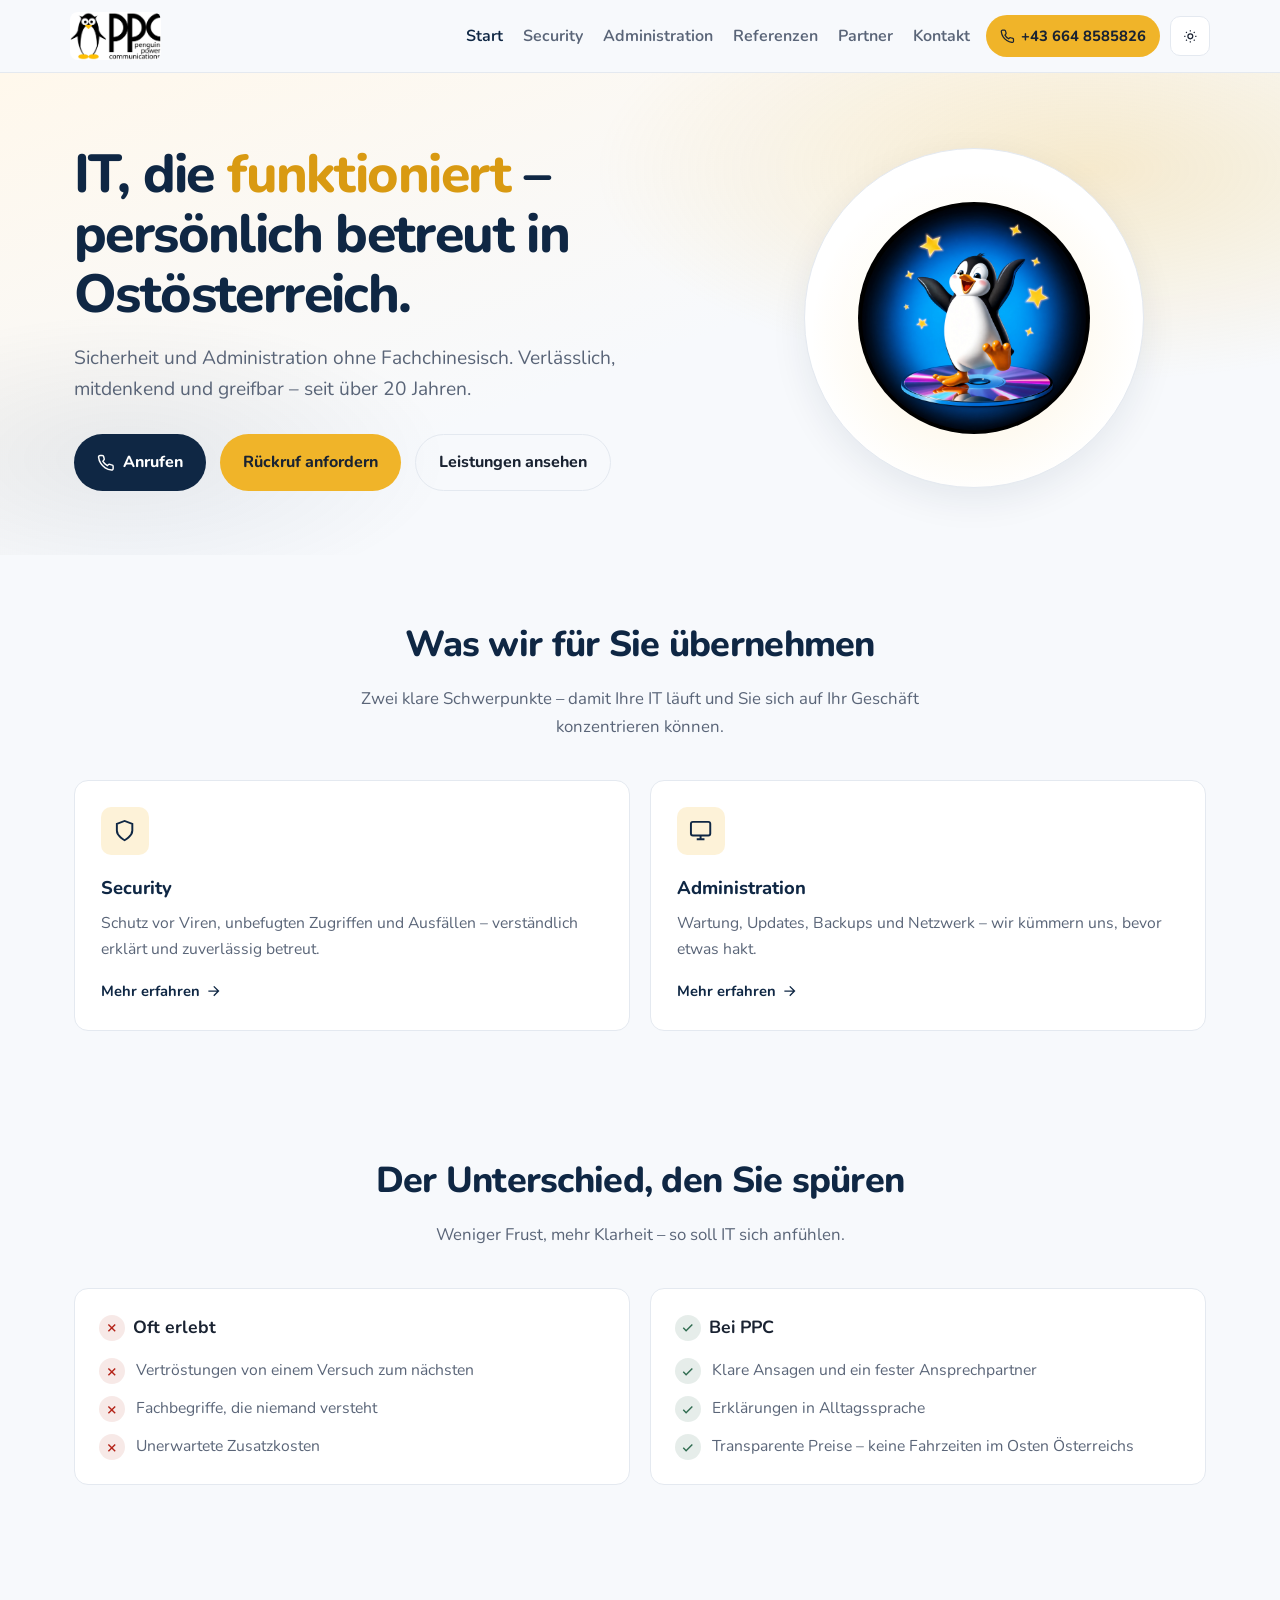
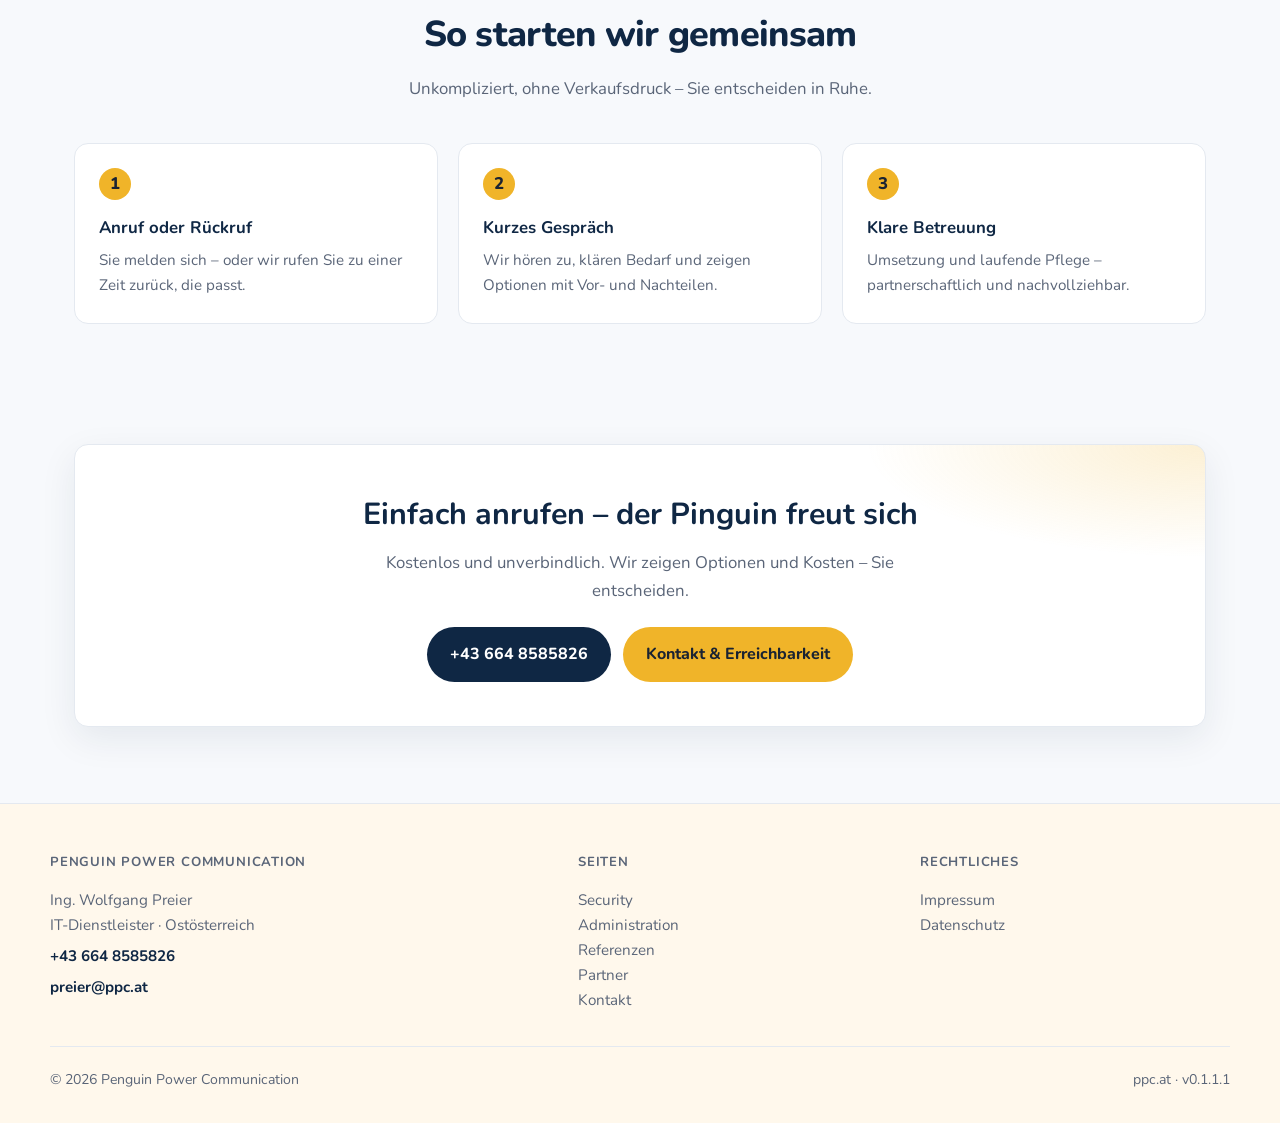
<file: index.html>
<!DOCTYPE html>
<html lang="de">
<head>
  <meta charset="UTF-8">
  <meta name="viewport" content="width=device-width, initial-scale=1.0">
  <title>Penguin Power Communication | IT, die funktioniert</title>
  <meta name="description" content="Persönlicher IT-Dienstleister in Ostösterreich. Administration und Security – verständlich, verlässlich, seit über 20 Jahren.">
  <meta name="version" content="0.1.1.1">
  <!-- PPCWeb Version 0.1.1.1 | 2026-11-20 | siehe CHANGELOG.md und DOKUMENTATION.md -->
  <link rel="preconnect" href="https://fonts.bunny.net">
  <link href="https://fonts.bunny.net/css?family=nunito:400,600,700,800&display=swap" rel="stylesheet">
  <link rel="stylesheet" href="assets/css/style.css">
  <script>
    (function () {
      try {
        var t = localStorage.getItem('theme');
        if (t === 'dark' || (!t && window.matchMedia('(prefers-color-scheme: dark)').matches)) {
          document.documentElement.setAttribute('data-theme', 'dark');
        }
      } catch (e) {}
    })();
  </script>
</head>
<body>
  <header class="header">
    <nav class="nav" aria-label="Hauptnavigation">
      <a href="index.html" class="logo">
        <img src="assets/images/logo.jpg" alt="Penguin Power Communication">
      </a>
      <ul class="nav-links">
        <li><a href="index.html" class="active">Start</a></li>
        <li><a href="security.html">Security</a></li>
        <li><a href="administration.html">Administration</a></li>
        <li><a href="referenzen.html">Referenzen</a></li>
        <li><a href="partner.html">Partner</a></li>
        <li><a href="kontakt.html">Kontakt</a></li>
      </ul>
      <div class="nav-actions">
        <a href="tel:+436648585826" class="nav-phone" title="Jetzt anrufen">
          <svg class="icon" viewBox="0 0 24 24" fill="none" stroke="currentColor" stroke-width="2" stroke-linecap="round" stroke-linejoin="round" aria-hidden="true"><path d="M22 16.92v3a2 2 0 0 1-2.18 2 19.79 19.79 0 0 1-8.63-3.07 19.5 19.5 0 0 1-6-6 19.79 19.79 0 0 1-3.07-8.67A2 2 0 0 1 4.11 2h3a2 2 0 0 1 2 1.72c.13.81.36 1.6.68 2.35a2 2 0 0 1-.45 2.11L8.09 9.91a16 16 0 0 0 6 6l1.27-1.27a2 2 0 0 1 2.11-.45c.75.32 1.54.55 2.35.68A2 2 0 0 1 22 16.92z"/></svg>
          <span>+43 664 8585826</span>
        </a>
        <button class="theme-toggle" id="theme-toggle" type="button" aria-label="Dunkelmodus aktivieren">
          <svg class="icon icon-sm icon-sun" viewBox="0 0 24 24" fill="none" stroke="currentColor" stroke-width="2" aria-hidden="true"><circle cx="12" cy="12" r="4"/><path d="M12 2v2M12 20v2M4.93 4.93l1.41 1.41M17.66 17.66l1.41 1.41M2 12h2M20 12h2M4.93 19.07l1.41-1.41M17.66 6.34l1.41-1.41"/></svg>
          <svg class="icon icon-sm icon-moon" viewBox="0 0 24 24" fill="none" stroke="currentColor" stroke-width="2" aria-hidden="true"><path d="M21 14.5A8.5 8.5 0 1 1 9.5 3a7 7 0 0 0 11.5 11.5z"/></svg>
        </button>
        <button class="menu-toggle" type="button" aria-label="Menü öffnen" aria-expanded="false">
          <svg class="icon" viewBox="0 0 24 24" fill="none" stroke="currentColor" stroke-width="2" aria-hidden="true"><path d="M4 6h16M4 12h16M4 18h16"/></svg>
        </button>
      </div>
    </nav>
  </header>

  <main>
    <section class="hero">
      <div class="hero-inner">
        <div class="hero-content">
          <h1>IT, die <span class="accent">funktioniert</span> – persönlich betreut in Ostösterreich.</h1>
          <p class="lead">Sicherheit und Administration ohne Fachchinesisch. Verlässlich, mitdenkend und greifbar – seit über 20 Jahren.</p>
          <div class="hero-buttons">
            <a href="tel:+436648585826" class="btn btn-phone">
              <svg class="icon icon-sm" viewBox="0 0 24 24" fill="none" stroke="currentColor" stroke-width="2" aria-hidden="true"><path d="M22 16.92v3a2 2 0 0 1-2.18 2 19.79 19.79 0 0 1-8.63-3.07 19.5 19.5 0 0 1-6-6 19.79 19.79 0 0 1-3.07-8.67A2 2 0 0 1 4.11 2h3a2 2 0 0 1 2 1.72c.13.81.36 1.6.68 2.35a2 2 0 0 1-.45 2.11L8.09 9.91a16 16 0 0 0 6 6l1.27-1.27a2 2 0 0 1 2.11-.45c.75.32 1.54.55 2.35.68A2 2 0 0 1 22 16.92z"/></svg>
              Anrufen
            </a>
            <a href="kontakt.html" class="btn btn-primary">Rückruf anfordern</a>
            <a href="security.html" class="btn btn-outline">Leistungen ansehen</a>
          </div>
        </div>
        <div class="hero-visual">
          <div class="penguin-box">
            <img src="assets/images/penguin.jpg" alt="Der PPC-Pinguin – Ihr freundlicher IT-Begleiter" class="penguin-logo" width="280" height="280">
          </div>
        </div>
      </div>
    </section>

    <section class="section">
      <div class="section-header">
        <h2>Was wir für Sie übernehmen</h2>
        <p>Zwei klare Schwerpunkte – damit Ihre IT läuft und Sie sich auf Ihr Geschäft konzentrieren können.</p>
      </div>
      <div class="grid grid-2">
        <a class="card" href="security.html">
          <div class="card-icon" aria-hidden="true">
            <svg class="icon" viewBox="0 0 24 24" fill="none" stroke="currentColor" stroke-width="2"><path d="M12 22s8-4 8-10V5l-8-3-8 3v7c0 6 8 10 8 10z"/></svg>
          </div>
          <h3>Security</h3>
          <p>Schutz vor Viren, unbefugten Zugriffen und Ausfällen – verständlich erklärt und zuverlässig betreut.</p>
          <span class="card-link-hint">Mehr erfahren
            <svg class="icon icon-sm" viewBox="0 0 24 24" fill="none" stroke="currentColor" stroke-width="2" aria-hidden="true"><path d="M5 12h14M13 5l7 7-7 7"/></svg>
          </span>
        </a>
        <a class="card" href="administration.html">
          <div class="card-icon" aria-hidden="true">
            <svg class="icon" viewBox="0 0 24 24" fill="none" stroke="currentColor" stroke-width="2"><rect x="2" y="3" width="20" height="14" rx="2"/><path d="M8 21h8M12 17v4"/></svg>
          </div>
          <h3>Administration</h3>
          <p>Wartung, Updates, Backups und Netzwerk – wir kümmern uns, bevor etwas hakt.</p>
          <span class="card-link-hint">Mehr erfahren
            <svg class="icon icon-sm" viewBox="0 0 24 24" fill="none" stroke="currentColor" stroke-width="2" aria-hidden="true"><path d="M5 12h14M13 5l7 7-7 7"/></svg>
          </span>
        </a>
      </div>
    </section>

    <section class="section">
      <div class="section-header">
        <h2>Der Unterschied, den Sie spüren</h2>
        <p>Weniger Frust, mehr Klarheit – so soll IT sich anfühlen.</p>
      </div>
      <div class="compare">
        <div class="compare-col">
          <h3>
            <span class="badge-icon badge-no" aria-hidden="true">
              <svg class="icon" viewBox="0 0 24 24" fill="none" stroke="currentColor" stroke-width="2.5"><path d="M18 6 6 18M6 6l12 12"/></svg>
            </span>
            Oft erlebt
          </h3>
          <ul>
            <li>
              <span class="badge-icon badge-no" aria-hidden="true"><svg class="icon" viewBox="0 0 24 24" fill="none" stroke="currentColor" stroke-width="2.5"><path d="M18 6 6 18M6 6l12 12"/></svg></span>
              Vertröstungen von einem Versuch zum nächsten
            </li>
            <li>
              <span class="badge-icon badge-no" aria-hidden="true"><svg class="icon" viewBox="0 0 24 24" fill="none" stroke="currentColor" stroke-width="2.5"><path d="M18 6 6 18M6 6l12 12"/></svg></span>
              Fachbegriffe, die niemand versteht
            </li>
            <li>
              <span class="badge-icon badge-no" aria-hidden="true"><svg class="icon" viewBox="0 0 24 24" fill="none" stroke="currentColor" stroke-width="2.5"><path d="M18 6 6 18M6 6l12 12"/></svg></span>
              Unerwartete Zusatzkosten
            </li>
          </ul>
        </div>
        <div class="compare-col">
          <h3>
            <span class="badge-icon badge-ok" aria-hidden="true">
              <svg class="icon" viewBox="0 0 24 24" fill="none" stroke="currentColor" stroke-width="2.5"><path d="M20 6 9 17l-5-5"/></svg>
            </span>
            Bei PPC
          </h3>
          <ul>
            <li>
              <span class="badge-icon badge-ok" aria-hidden="true"><svg class="icon" viewBox="0 0 24 24" fill="none" stroke="currentColor" stroke-width="2.5"><path d="M20 6 9 17l-5-5"/></svg></span>
              Klare Ansagen und ein fester Ansprechpartner
            </li>
            <li>
              <span class="badge-icon badge-ok" aria-hidden="true"><svg class="icon" viewBox="0 0 24 24" fill="none" stroke="currentColor" stroke-width="2.5"><path d="M20 6 9 17l-5-5"/></svg></span>
              Erklärungen in Alltagssprache
            </li>
            <li>
              <span class="badge-icon badge-ok" aria-hidden="true"><svg class="icon" viewBox="0 0 24 24" fill="none" stroke="currentColor" stroke-width="2.5"><path d="M20 6 9 17l-5-5"/></svg></span>
              Transparente Preise – keine Fahrzeiten im Osten Österreichs
            </li>
          </ul>
        </div>
      </div>
    </section>

    <section class="section">
      <div class="section-header">
        <h2>So starten wir gemeinsam</h2>
        <p>Unkompliziert, ohne Verkaufsdruck – Sie entscheiden in Ruhe.</p>
      </div>
      <div class="steps">
        <div class="step">
          <h3>Anruf oder Rückruf</h3>
          <p>Sie melden sich – oder wir rufen Sie zu einer Zeit zurück, die passt.</p>
        </div>
        <div class="step">
          <h3>Kurzes Gespräch</h3>
          <p>Wir hören zu, klären Bedarf und zeigen Optionen mit Vor- und Nachteilen.</p>
        </div>
        <div class="step">
          <h3>Klare Betreuung</h3>
          <p>Umsetzung und laufende Pflege – partnerschaftlich und nachvollziehbar.</p>
        </div>
      </div>
    </section>

    <section class="section">
      <div class="cta">
        <h2>Einfach anrufen – der Pinguin freut sich</h2>
        <p>Kostenlos und unverbindlich. Wir zeigen Optionen und Kosten – Sie entscheiden.</p>
        <div class="cta-actions">
          <a href="tel:+436648585826" class="btn btn-phone">+43 664 8585826</a>
          <a href="kontakt.html" class="btn btn-primary">Kontakt &amp; Erreichbarkeit</a>
        </div>
      </div>
    </section>
  </main>

  <footer class="footer">
    <div class="footer-inner">
      <div>
        <h4>Penguin Power Communication</h4>
        <p>Ing. Wolfgang Preier<br>IT-Dienstleister · Ostösterreich</p>
        <p><a class="footer-phone" href="tel:+436648585826">+43 664 8585826</a></p>
        <p><a class="footer-mail" href="mailto:preier@ppc.at">preier@ppc.at</a></p>
      </div>
      <div>
        <h4>Seiten</h4>
        <p>
          <a href="security.html">Security</a><br>
          <a href="administration.html">Administration</a><br>
          <a href="referenzen.html">Referenzen</a><br>
          <a href="partner.html">Partner</a><br>
          <a href="kontakt.html">Kontakt</a>
        </p>
      </div>
      <div>
        <h4>Rechtliches</h4>
        <p>
          <a href="impressum.html">Impressum</a><br>
          <a href="impressum.html#datenschutz">Datenschutz</a>
        </p>
      </div>
    </div>
    <div class="footer-bottom">
      <span>© 2026 Penguin Power Communication</span>
      <span>ppc.at · v<span id="site-version">0.1.1.1</span></span>
    </div>
  </footer>

  <script src="assets/js/main.js"></script>
</body>
</html>
</file>
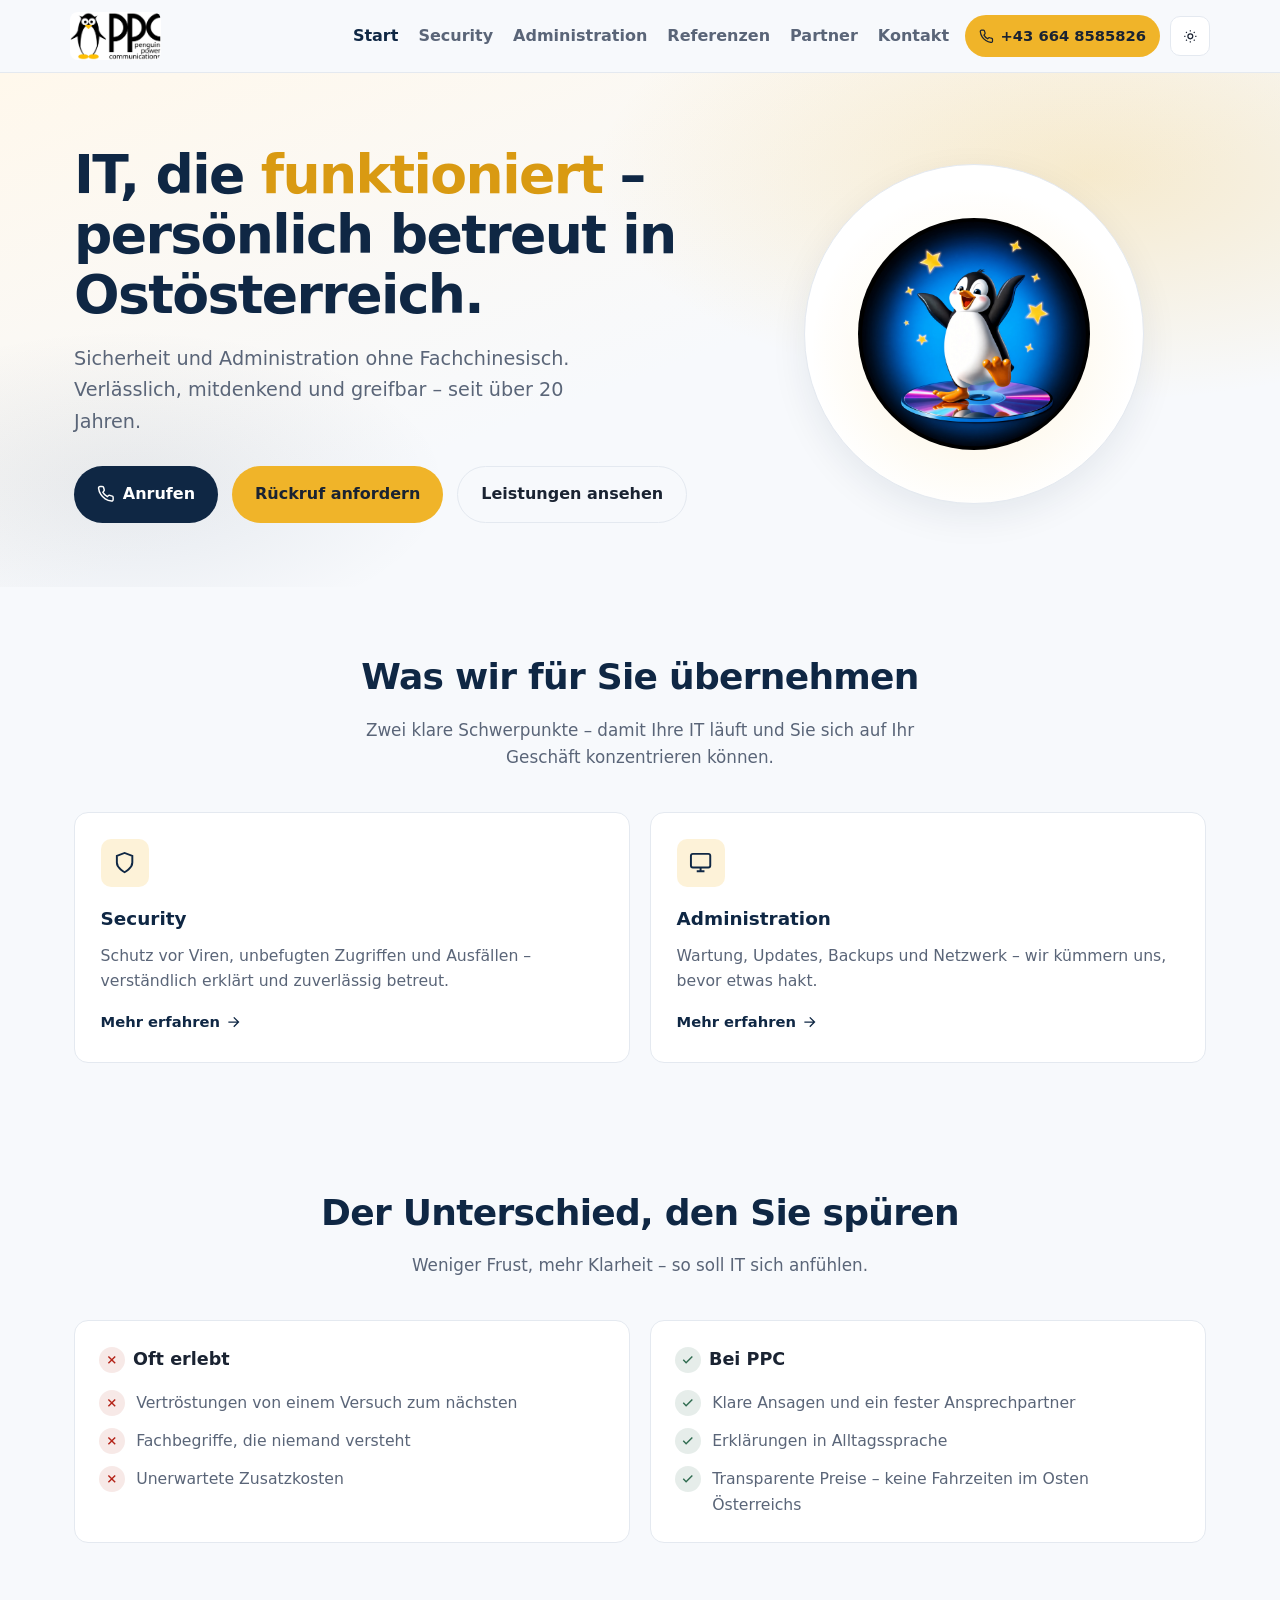
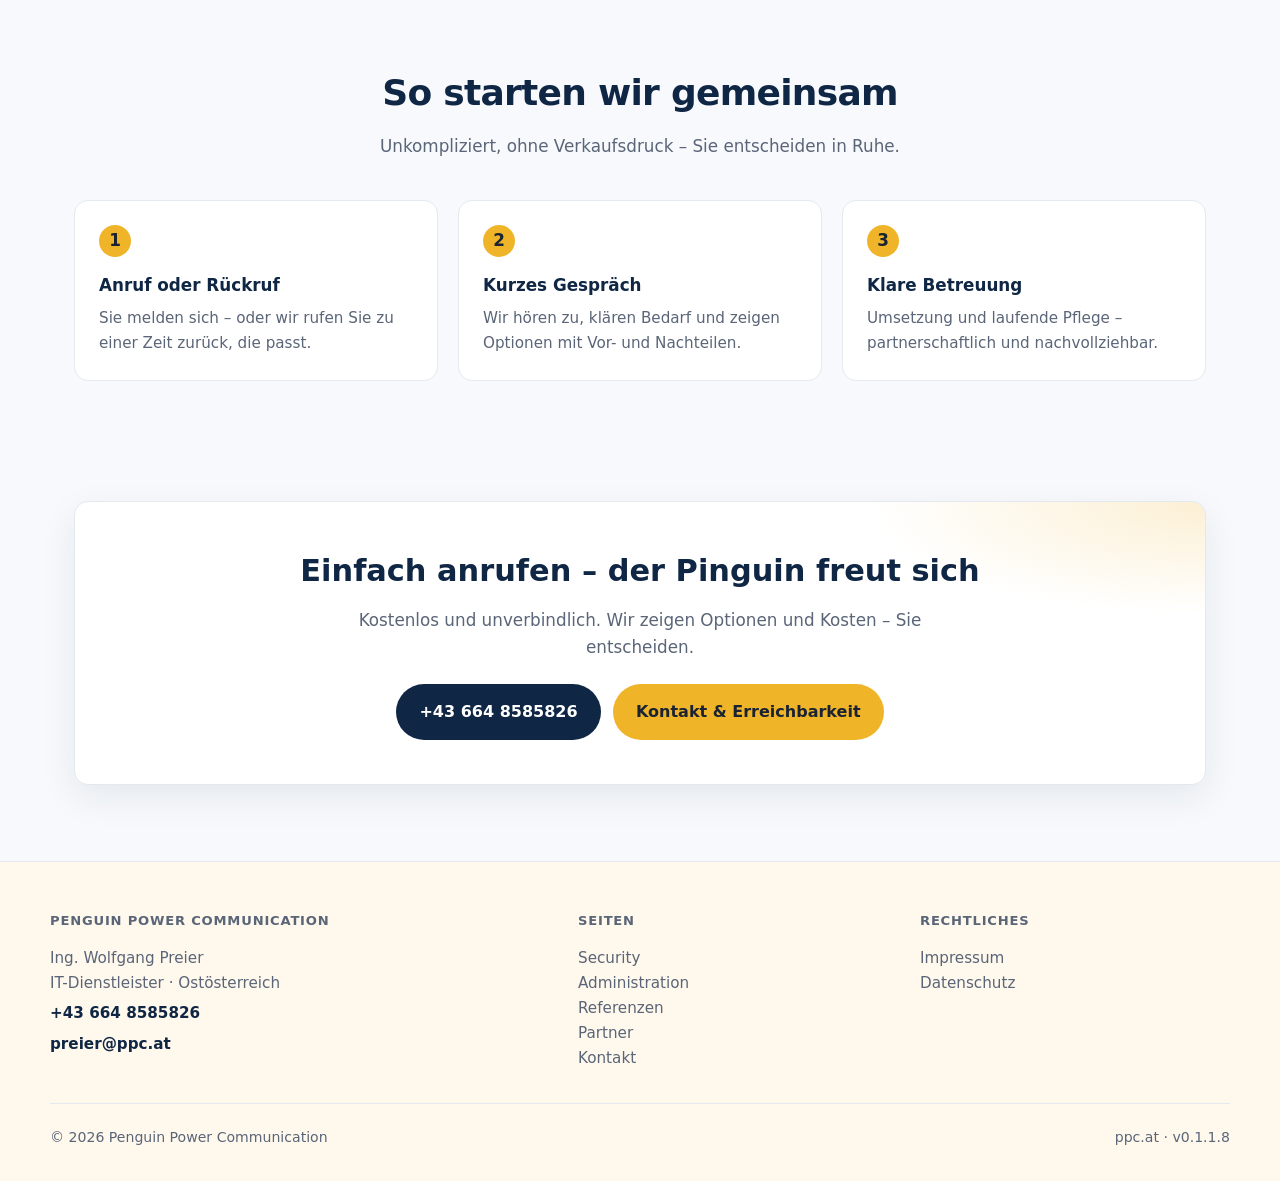
<file: theweb/index.html>
<!DOCTYPE html>
<html lang="de">
<head>
  <meta charset="UTF-8">
  
  <meta name="referrer" content="strict-origin-when-cross-origin">
  <meta http-equiv="Content-Security-Policy" content="default-src 'self'; base-uri 'self'; object-src 'none'; form-action 'self'; script-src 'self' 'unsafe-inline'; style-src 'self' 'unsafe-inline' https://fonts.bunny.net; font-src 'self' https://fonts.bunny.net data:; img-src 'self' data:; connect-src 'self' https://fonts.bunny.net; worker-src 'self'; manifest-src 'self'; upgrade-insecure-requests">
  <meta http-equiv="X-Content-Type-Options" content="nosniff">
  <script src="assets/js/theme-init.js"></script>
  <meta name="viewport" content="width=device-width, initial-scale=1.0">
  <title>Penguin Power Communication | IT, die funktioniert</title>
  <meta name="description" content="Persönlicher IT-Dienstleister in Ostösterreich. Administration und Security – verständlich, verlässlich, seit über 20 Jahren.">
  <meta name="author" content="Ing. Wolfgang Preier, Penguin Power Communication">
  <meta name="version" content="0.1.1.8">
  <!-- PPCWeb Version 0.1.1.8 | 2026-11-27 | siehe CHANGELOG.md und DOKUMENTATION.md -->
  <meta name="theme-color" content="#f0b429" media="(prefers-color-scheme: light)">
  <meta name="theme-color" content="#0d1b2a" media="(prefers-color-scheme: dark)">
  <link rel="canonical" href="https://ppc.at/">
  <link rel="icon" href="assets/images/favicon.svg" type="image/svg+xml">
  <link rel="manifest" href="site.webmanifest">
  <link rel="author" type="text/plain" href="humans.txt">
  <meta property="og:type" content="website">
  <meta property="og:locale" content="de_AT">
  <meta property="og:site_name" content="Penguin Power Communication">
  <meta property="og:url" content="https://ppc.at/">
  <meta property="og:title" content="Penguin Power Communication | IT, die funktioniert">
  <meta property="og:description" content="Persönlicher IT-Dienstleister in Ostösterreich. Administration und Security – verständlich, verlässlich, seit über 20 Jahren.">
  <meta property="og:image" content="https://ppc.at/assets/images/penguin.jpg">
  <meta name="twitter:card" content="summary_large_image">
  <meta name="twitter:title" content="Penguin Power Communication | IT, die funktioniert">
  <meta name="twitter:description" content="Persönlicher IT-Dienstleister in Ostösterreich. Administration und Security – verständlich, verlässlich, seit über 20 Jahren.">
  <meta name="twitter:image" content="https://ppc.at/assets/images/penguin.jpg">
  <link rel="preconnect" href="https://fonts.bunny.net">
  <link href="https://fonts.bunny.net/css?family=nunito:400,600,700,800&display=swap" rel="stylesheet">
  <link rel="stylesheet" href="assets/css/style.css">
  <script type="application/ld+json">
  {
    "@context": "https://schema.org",
    "@type": "ProfessionalService",
    "name": "Penguin Power Communication",
    "alternateName": "PPC",
    "url": "https://ppc.at/",
    "logo": "https://ppc.at/assets/images/logo.jpg",
    "image": "https://ppc.at/assets/images/penguin.jpg",
    "description": "Persönlicher IT-Dienstleister in Ostösterreich – Administration und Security.",
    "telephone": "+43-664-8585826",
    "email": "preier@ppc.at",
    "address": {
      "@type": "PostalAddress",
      "streetAddress": "Sportplatzgasse 3",
      "postalCode": "7441",
      "addressLocality": "Pilgersdorf",
      "addressCountry": "AT"
    },
    "areaServed": {
      "@type": "AdministrativeArea",
      "name": "Ostösterreich"
    },
    "founder": {
      "@type": "Person",
      "name": "Ing. Wolfgang Preier"
    },
    "sameAs": [
      "https://malama.at"
    ]
  }
  </script>
</head>
<body>
  <a class="skip-link" href="#main">Zum Inhalt springen</a>
  <header class="header">
    <nav class="nav" aria-label="Hauptnavigation">
      <a href="index.html" class="logo">
        <img src="assets/images/logo.jpg" alt="Penguin Power Communication">
      </a>
      <ul class="nav-links">
        <li><a href="index.html" class="active">Start</a></li>
        <li><a href="security.html">Security</a></li>
        <li><a href="administration.html">Administration</a></li>
        <li><a href="referenzen.html">Referenzen</a></li>
        <li><a href="partner.html">Partner</a></li>
        <li><a href="kontakt.html">Kontakt</a></li>
      </ul>
      <div class="nav-actions">
        <a href="tel:+436648585826" class="nav-phone" title="Jetzt anrufen">
          <svg class="icon" viewBox="0 0 24 24" fill="none" stroke="currentColor" stroke-width="2" stroke-linecap="round" stroke-linejoin="round" aria-hidden="true"><path d="M22 16.92v3a2 2 0 0 1-2.18 2 19.79 19.79 0 0 1-8.63-3.07 19.5 19.5 0 0 1-6-6 19.79 19.79 0 0 1-3.07-8.67A2 2 0 0 1 4.11 2h3a2 2 0 0 1 2 1.72c.13.81.36 1.6.68 2.35a2 2 0 0 1-.45 2.11L8.09 9.91a16 16 0 0 0 6 6l1.27-1.27a2 2 0 0 1 2.11-.45c.75.32 1.54.55 2.35.68A2 2 0 0 1 22 16.92z"/></svg>
          <span>+43 664 8585826</span>
        </a>
        <button class="theme-toggle" id="theme-toggle" type="button" aria-label="Dunkelmodus aktivieren">
          <svg class="icon icon-sm icon-sun" viewBox="0 0 24 24" fill="none" stroke="currentColor" stroke-width="2" aria-hidden="true"><circle cx="12" cy="12" r="4"/><path d="M12 2v2M12 20v2M4.93 4.93l1.41 1.41M17.66 17.66l1.41 1.41M2 12h2M20 12h2M4.93 19.07l1.41-1.41M17.66 6.34l1.41-1.41"/></svg>
          <svg class="icon icon-sm icon-moon" viewBox="0 0 24 24" fill="none" stroke="currentColor" stroke-width="2" aria-hidden="true"><path d="M21 14.5A8.5 8.5 0 1 1 9.5 3a7 7 0 0 0 11.5 11.5z"/></svg>
        </button>
        <button class="menu-toggle" type="button" aria-label="Menü öffnen" aria-expanded="false">
          <svg class="icon" viewBox="0 0 24 24" fill="none" stroke="currentColor" stroke-width="2" aria-hidden="true"><path d="M4 6h16M4 12h16M4 18h16"/></svg>
        </button>
      </div>
    </nav>
  </header>

  <main id="main">
    <section class="hero">
      <div class="hero-inner">
        <div class="hero-content">
          <h1>IT, die <span class="accent">funktioniert</span> – persönlich betreut in Ostösterreich.</h1>
          <p class="lead">Sicherheit und Administration ohne Fachchinesisch. Verlässlich, mitdenkend und greifbar – seit über 20 Jahren.</p>
          <div class="hero-buttons">
            <a href="tel:+436648585826" class="btn btn-phone">
              <svg class="icon icon-sm" viewBox="0 0 24 24" fill="none" stroke="currentColor" stroke-width="2" aria-hidden="true"><path d="M22 16.92v3a2 2 0 0 1-2.18 2 19.79 19.79 0 0 1-8.63-3.07 19.5 19.5 0 0 1-6-6 19.79 19.79 0 0 1-3.07-8.67A2 2 0 0 1 4.11 2h3a2 2 0 0 1 2 1.72c.13.81.36 1.6.68 2.35a2 2 0 0 1-.45 2.11L8.09 9.91a16 16 0 0 0 6 6l1.27-1.27a2 2 0 0 1 2.11-.45c.75.32 1.54.55 2.35.68A2 2 0 0 1 22 16.92z"/></svg>
              Anrufen
            </a>
            <a href="kontakt.html" class="btn btn-primary">Rückruf anfordern</a>
            <a href="security.html" class="btn btn-outline">Leistungen ansehen</a>
          </div>
        </div>
        <div class="hero-visual">
          <div class="penguin-box">
            <img src="assets/images/penguin.jpg" alt="Der PPC-Pinguin – Ihr freundlicher IT-Begleiter" class="penguin-logo" width="280" height="280">
          </div>
        </div>
      </div>
    </section>

    <section class="section">
      <div class="section-header">
        <h2>Was wir für Sie übernehmen</h2>
        <p>Zwei klare Schwerpunkte – damit Ihre IT läuft und Sie sich auf Ihr Geschäft konzentrieren können.</p>
      </div>
      <div class="grid grid-2">
        <a class="card" href="security.html">
          <div class="card-icon" aria-hidden="true">
            <svg class="icon" viewBox="0 0 24 24" fill="none" stroke="currentColor" stroke-width="2"><path d="M12 22s8-4 8-10V5l-8-3-8 3v7c0 6 8 10 8 10z"/></svg>
          </div>
          <h3>Security</h3>
          <p>Schutz vor Viren, unbefugten Zugriffen und Ausfällen – verständlich erklärt und zuverlässig betreut.</p>
          <span class="card-link-hint">Mehr erfahren
            <svg class="icon icon-sm" viewBox="0 0 24 24" fill="none" stroke="currentColor" stroke-width="2" aria-hidden="true"><path d="M5 12h14M13 5l7 7-7 7"/></svg>
          </span>
        </a>
        <a class="card" href="administration.html">
          <div class="card-icon" aria-hidden="true">
            <svg class="icon" viewBox="0 0 24 24" fill="none" stroke="currentColor" stroke-width="2"><rect x="2" y="3" width="20" height="14" rx="2"/><path d="M8 21h8M12 17v4"/></svg>
          </div>
          <h3>Administration</h3>
          <p>Wartung, Updates, Backups und Netzwerk – wir kümmern uns, bevor etwas hakt.</p>
          <span class="card-link-hint">Mehr erfahren
            <svg class="icon icon-sm" viewBox="0 0 24 24" fill="none" stroke="currentColor" stroke-width="2" aria-hidden="true"><path d="M5 12h14M13 5l7 7-7 7"/></svg>
          </span>
        </a>
      </div>
    </section>

    <section class="section">
      <div class="section-header">
        <h2>Der Unterschied, den Sie spüren</h2>
        <p>Weniger Frust, mehr Klarheit – so soll IT sich anfühlen.</p>
      </div>
      <div class="compare">
        <div class="compare-col">
          <h3>
            <span class="badge-icon badge-no" aria-hidden="true">
              <svg class="icon" viewBox="0 0 24 24" fill="none" stroke="currentColor" stroke-width="2.5"><path d="M18 6 6 18M6 6l12 12"/></svg>
            </span>
            Oft erlebt
          </h3>
          <ul>
            <li>
              <span class="badge-icon badge-no" aria-hidden="true"><svg class="icon" viewBox="0 0 24 24" fill="none" stroke="currentColor" stroke-width="2.5"><path d="M18 6 6 18M6 6l12 12"/></svg></span>
              Vertröstungen von einem Versuch zum nächsten
            </li>
            <li>
              <span class="badge-icon badge-no" aria-hidden="true"><svg class="icon" viewBox="0 0 24 24" fill="none" stroke="currentColor" stroke-width="2.5"><path d="M18 6 6 18M6 6l12 12"/></svg></span>
              Fachbegriffe, die niemand versteht
            </li>
            <li>
              <span class="badge-icon badge-no" aria-hidden="true"><svg class="icon" viewBox="0 0 24 24" fill="none" stroke="currentColor" stroke-width="2.5"><path d="M18 6 6 18M6 6l12 12"/></svg></span>
              Unerwartete Zusatzkosten
            </li>
          </ul>
        </div>
        <div class="compare-col">
          <h3>
            <span class="badge-icon badge-ok" aria-hidden="true">
              <svg class="icon" viewBox="0 0 24 24" fill="none" stroke="currentColor" stroke-width="2.5"><path d="M20 6 9 17l-5-5"/></svg>
            </span>
            Bei PPC
          </h3>
          <ul>
            <li>
              <span class="badge-icon badge-ok" aria-hidden="true"><svg class="icon" viewBox="0 0 24 24" fill="none" stroke="currentColor" stroke-width="2.5"><path d="M20 6 9 17l-5-5"/></svg></span>
              Klare Ansagen und ein fester Ansprechpartner
            </li>
            <li>
              <span class="badge-icon badge-ok" aria-hidden="true"><svg class="icon" viewBox="0 0 24 24" fill="none" stroke="currentColor" stroke-width="2.5"><path d="M20 6 9 17l-5-5"/></svg></span>
              Erklärungen in Alltagssprache
            </li>
            <li>
              <span class="badge-icon badge-ok" aria-hidden="true"><svg class="icon" viewBox="0 0 24 24" fill="none" stroke="currentColor" stroke-width="2.5"><path d="M20 6 9 17l-5-5"/></svg></span>
              Transparente Preise – keine Fahrzeiten im Osten Österreichs
            </li>
          </ul>
        </div>
      </div>
    </section>

    <section class="section">
      <div class="section-header">
        <h2>So starten wir gemeinsam</h2>
        <p>Unkompliziert, ohne Verkaufsdruck – Sie entscheiden in Ruhe.</p>
      </div>
      <div class="steps">
        <div class="step">
          <h3>Anruf oder Rückruf</h3>
          <p>Sie melden sich – oder wir rufen Sie zu einer Zeit zurück, die passt.</p>
        </div>
        <div class="step">
          <h3>Kurzes Gespräch</h3>
          <p>Wir hören zu, klären Bedarf und zeigen Optionen mit Vor- und Nachteilen.</p>
        </div>
        <div class="step">
          <h3>Klare Betreuung</h3>
          <p>Umsetzung und laufende Pflege – partnerschaftlich und nachvollziehbar.</p>
        </div>
      </div>
    </section>

    <section class="section">
      <div class="cta">
        <h2>Einfach anrufen – der Pinguin freut sich</h2>
        <p>Kostenlos und unverbindlich. Wir zeigen Optionen und Kosten – Sie entscheiden.</p>
        <div class="cta-actions">
          <a href="tel:+436648585826" class="btn btn-phone">+43 664 8585826</a>
          <a href="kontakt.html" class="btn btn-primary">Kontakt &amp; Erreichbarkeit</a>
        </div>
      </div>
    </section>
  </main>

  <footer class="footer">
    <div class="footer-inner">
      <div>
        <h4>Penguin Power Communication</h4>
        <p>Ing. Wolfgang Preier<br>IT-Dienstleister · Ostösterreich</p>
        <p><a class="footer-phone" href="tel:+436648585826">+43 664 8585826</a></p>
        <p><a class="footer-mail" href="mailto:preier@ppc.at">preier@ppc.at</a></p>
      </div>
      <div>
        <h4>Seiten</h4>
        <p>
          <a href="security.html">Security</a><br>
          <a href="administration.html">Administration</a><br>
          <a href="referenzen.html">Referenzen</a><br>
          <a href="partner.html">Partner</a><br>
          <a href="kontakt.html">Kontakt</a>
        </p>
      </div>
      <div>
        <h4>Rechtliches</h4>
        <p>
          <a href="impressum.html">Impressum</a><br>
          <a href="impressum.html#datenschutz">Datenschutz</a>
        </p>
      </div>
    </div>
    <div class="footer-bottom">
      <span>© 2026 Penguin Power Communication</span>
      <span>ppc.at · v<span id="site-version">0.1.1.8</span></span>
    </div>
  </footer>

  <script src="assets/js/main.js"></script>
</body>
</html>
</file>
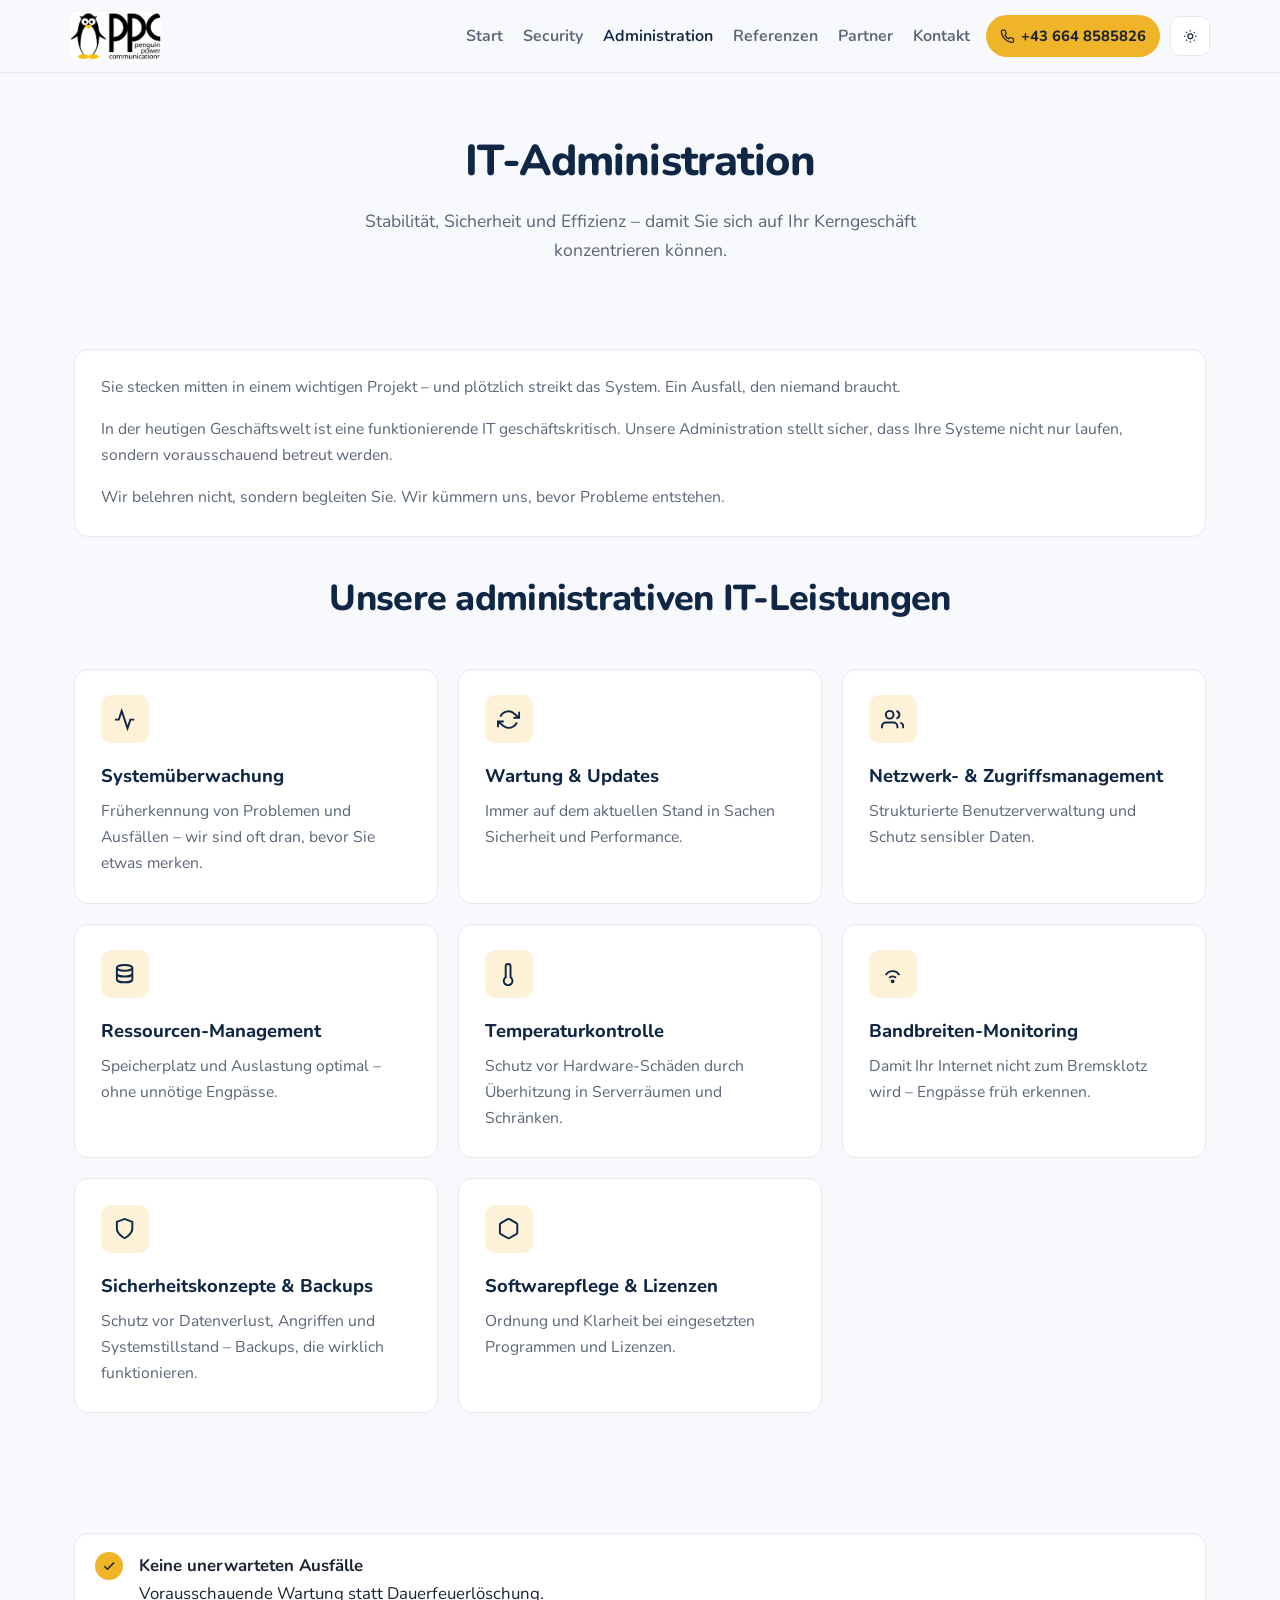
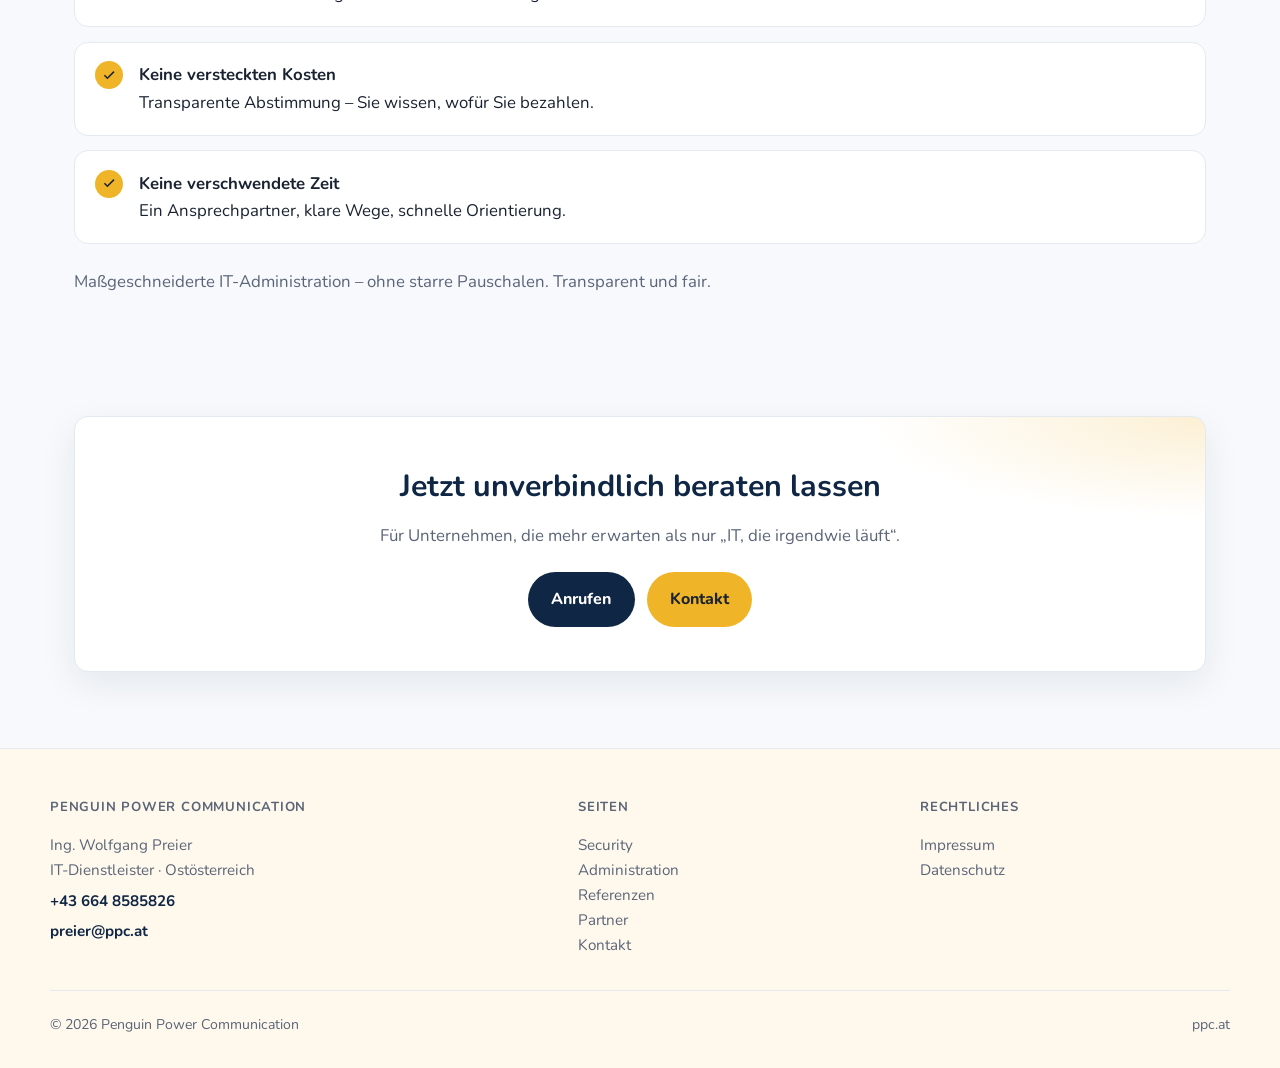
<file: administration.html>
<!DOCTYPE html>
<html lang="de">
<head>
  <meta charset="UTF-8">
  <meta name="viewport" content="width=device-width, initial-scale=1.0">
  <title>IT-Administration | Penguin Power Communication</title>
  <meta name="description" content="IT-Administration von Penguin Power Communication – Wartung, Backups, Netzwerk und Betreuung ohne Überraschungen.">
  <link rel="preconnect" href="https://fonts.bunny.net">
  <link href="https://fonts.bunny.net/css?family=nunito:400,600,700,800&display=swap" rel="stylesheet">
  <link rel="stylesheet" href="assets/css/style.css">
  <script>
    (function () {
      try {
        var t = localStorage.getItem('theme');
        if (t === 'dark' || (!t && window.matchMedia('(prefers-color-scheme: dark)').matches)) {
          document.documentElement.setAttribute('data-theme', 'dark');
        }
      } catch (e) {}
    })();
  </script>
</head>
<body>
  <header class="header">
    <nav class="nav" aria-label="Hauptnavigation">
      <a href="index.html" class="logo">
        <img src="assets/images/logo.jpg" alt="Penguin Power Communication">
      </a>
      <ul class="nav-links">
        <li><a href="index.html">Start</a></li>
        <li><a href="security.html">Security</a></li>
        <li><a href="administration.html" class="active">Administration</a></li>
        <li><a href="referenzen.html">Referenzen</a></li>
        <li><a href="partner.html">Partner</a></li>
        <li><a href="kontakt.html">Kontakt</a></li>
      </ul>
      <div class="nav-actions">
        <a href="tel:+436648585826" class="nav-phone" title="Jetzt anrufen">
          <svg class="icon" viewBox="0 0 24 24" fill="none" stroke="currentColor" stroke-width="2" stroke-linecap="round" stroke-linejoin="round" aria-hidden="true"><path d="M22 16.92v3a2 2 0 0 1-2.18 2 19.79 19.79 0 0 1-8.63-3.07 19.5 19.5 0 0 1-6-6 19.79 19.79 0 0 1-3.07-8.67A2 2 0 0 1 4.11 2h3a2 2 0 0 1 2 1.72c.13.81.36 1.6.68 2.35a2 2 0 0 1-.45 2.11L8.09 9.91a16 16 0 0 0 6 6l1.27-1.27a2 2 0 0 1 2.11-.45c.75.32 1.54.55 2.35.68A2 2 0 0 1 22 16.92z"/></svg>
          <span>+43 664 8585826</span>
        </a>
        <button class="theme-toggle" id="theme-toggle" type="button" aria-label="Dunkelmodus aktivieren">
          <svg class="icon icon-sm icon-sun" viewBox="0 0 24 24" fill="none" stroke="currentColor" stroke-width="2" aria-hidden="true"><circle cx="12" cy="12" r="4"/><path d="M12 2v2M12 20v2M4.93 4.93l1.41 1.41M17.66 17.66l1.41 1.41M2 12h2M20 12h2M4.93 19.07l1.41-1.41M17.66 6.34l1.41-1.41"/></svg>
          <svg class="icon icon-sm icon-moon" viewBox="0 0 24 24" fill="none" stroke="currentColor" stroke-width="2" aria-hidden="true"><path d="M21 14.5A8.5 8.5 0 1 1 9.5 3a7 7 0 0 0 11.5 11.5z"/></svg>
        </button>
        <button class="menu-toggle" type="button" aria-label="Menü öffnen" aria-expanded="false">
          <svg class="icon" viewBox="0 0 24 24" fill="none" stroke="currentColor" stroke-width="2" aria-hidden="true"><path d="M4 6h16M4 12h16M4 18h16"/></svg>
        </button>
      </div>
    </nav>
  </header>

  <main>
    <div class="page-header">
      <h1>IT-Administration</h1>
      <p>Stabilität, Sicherheit und Effizienz – damit Sie sich auf Ihr Kerngeschäft konzentrieren können.</p>
    </div>

    <section class="section">
      <div class="card" style="margin-bottom:2rem;">
        <p>Sie stecken mitten in einem wichtigen Projekt – und plötzlich streikt das System. Ein Ausfall, den niemand braucht.</p>
        <p style="margin-top:1rem;">In der heutigen Geschäftswelt ist eine funktionierende IT geschäftskritisch. Unsere Administration stellt sicher, dass Ihre Systeme nicht nur laufen, sondern vorausschauend betreut werden.</p>
        <p style="margin-top:1rem;">Wir belehren nicht, sondern begleiten Sie. Wir kümmern uns, bevor Probleme entstehen.</p>
      </div>

      <div class="section-header">
        <h2>Unsere administrativen IT-Leistungen</h2>
      </div>
      <div class="grid grid-2">
        <div class="card">
          <div class="card-icon" aria-hidden="true">
            <svg class="icon" viewBox="0 0 24 24" fill="none" stroke="currentColor" stroke-width="2"><path d="M22 12h-4l-3 9L9 3l-3 9H2"/></svg>
          </div>
          <h3>Systemüberwachung</h3>
          <p>Früherkennung von Problemen und Ausfällen – wir sind oft dran, bevor Sie etwas merken.</p>
        </div>
        <div class="card">
          <div class="card-icon" aria-hidden="true">
            <svg class="icon" viewBox="0 0 24 24" fill="none" stroke="currentColor" stroke-width="2"><path d="M23 4v6h-6M1 20v-6h6"/><path d="M3.5 9a9 9 0 0 1 14.1-3.4L23 10M1 14l5.4 4.4A9 9 0 0 0 20.5 15"/></svg>
          </div>
          <h3>Wartung &amp; Updates</h3>
          <p>Immer auf dem aktuellen Stand in Sachen Sicherheit und Performance.</p>
        </div>
        <div class="card">
          <div class="card-icon" aria-hidden="true">
            <svg class="icon" viewBox="0 0 24 24" fill="none" stroke="currentColor" stroke-width="2"><path d="M17 21v-2a4 4 0 0 0-4-4H5a4 4 0 0 0-4 4v2"/><circle cx="9" cy="7" r="4"/><path d="M23 21v-2a4 4 0 0 0-3-3.87M16 3.13a4 4 0 0 1 0 7.75"/></svg>
          </div>
          <h3>Netzwerk- &amp; Zugriffsmanagement</h3>
          <p>Strukturierte Benutzerverwaltung und Schutz sensibler Daten.</p>
        </div>
        <div class="card">
          <div class="card-icon" aria-hidden="true">
            <svg class="icon" viewBox="0 0 24 24" fill="none" stroke="currentColor" stroke-width="2"><ellipse cx="12" cy="5" rx="8" ry="3"/><path d="M4 5v6c0 1.7 3.6 3 8 3s8-1.3 8-3V5"/><path d="M4 11v6c0 1.7 3.6 3 8 3s8-1.3 8-3v-6"/></svg>
          </div>
          <h3>Ressourcen-Management</h3>
          <p>Speicherplatz und Auslastung optimal – ohne unnötige Engpässe.</p>
        </div>
        <div class="card">
          <div class="card-icon" aria-hidden="true">
            <svg class="icon" viewBox="0 0 24 24" fill="none" stroke="currentColor" stroke-width="2"><path d="M14 14.76V3.5a2.5 2.5 0 0 0-5 0v11.26a4.5 4.5 0 1 0 5 0z"/></svg>
          </div>
          <h3>Temperaturkontrolle</h3>
          <p>Schutz vor Hardware-Schäden durch Überhitzung in Serverräumen und Schränken.</p>
        </div>
        <div class="card">
          <div class="card-icon" aria-hidden="true">
            <svg class="icon" viewBox="0 0 24 24" fill="none" stroke="currentColor" stroke-width="2"><path d="M5 12.55a8 8 0 0 1 14 0"/><path d="M8.5 15.5a4.5 4.5 0 0 1 7 0"/><circle cx="12" cy="19" r="1"/></svg>
          </div>
          <h3>Bandbreiten-Monitoring</h3>
          <p>Damit Ihr Internet nicht zum Bremsklotz wird – Engpässe früh erkennen.</p>
        </div>
        <div class="card">
          <div class="card-icon" aria-hidden="true">
            <svg class="icon" viewBox="0 0 24 24" fill="none" stroke="currentColor" stroke-width="2"><path d="M12 22s8-4 8-10V5l-8-3-8 3v7c0 6 8 10 8 10z"/></svg>
          </div>
          <h3>Sicherheitskonzepte &amp; Backups</h3>
          <p>Schutz vor Datenverlust, Angriffen und Systemstillstand – Backups, die wirklich funktionieren.</p>
        </div>
        <div class="card">
          <div class="card-icon" aria-hidden="true">
            <svg class="icon" viewBox="0 0 24 24" fill="none" stroke="currentColor" stroke-width="2"><path d="M21 16V8a2 2 0 0 0-1-1.73l-7-4a2 2 0 0 0-2 0l-7 4A2 2 0 0 0 3 8v8a2 2 0 0 0 1 1.73l7 4a2 2 0 0 0 2 0l7-4A2 2 0 0 0 21 16z"/></svg>
          </div>
          <h3>Softwarepflege &amp; Lizenzen</h3>
          <p>Ordnung und Klarheit bei eingesetzten Programmen und Lizenzen.</p>
        </div>
      </div>
    </section>

    <section class="section">
      <div class="features">
        <div class="feature">
          <div class="feature-check" aria-hidden="true">
            <svg class="icon" viewBox="0 0 24 24" fill="none" stroke="currentColor" stroke-width="2.5"><path d="M20 6 9 17l-5-5"/></svg>
          </div>
          <div>
            <strong>Keine unerwarteten Ausfälle</strong>
            <p>Vorausschauende Wartung statt Dauerfeuerlöschung.</p>
          </div>
        </div>
        <div class="feature">
          <div class="feature-check" aria-hidden="true">
            <svg class="icon" viewBox="0 0 24 24" fill="none" stroke="currentColor" stroke-width="2.5"><path d="M20 6 9 17l-5-5"/></svg>
          </div>
          <div>
            <strong>Keine versteckten Kosten</strong>
            <p>Transparente Abstimmung – Sie wissen, wofür Sie bezahlen.</p>
          </div>
        </div>
        <div class="feature">
          <div class="feature-check" aria-hidden="true">
            <svg class="icon" viewBox="0 0 24 24" fill="none" stroke="currentColor" stroke-width="2.5"><path d="M20 6 9 17l-5-5"/></svg>
          </div>
          <div>
            <strong>Keine verschwendete Zeit</strong>
            <p>Ein Ansprechpartner, klare Wege, schnelle Orientierung.</p>
          </div>
        </div>
      </div>
      <p style="margin-top:1.5rem;color:var(--text-muted);">Maßgeschneiderte IT-Administration – ohne starre Pauschalen. Transparent und fair.</p>
    </section>

    <section class="section">
      <div class="cta">
        <h2>Jetzt unverbindlich beraten lassen</h2>
        <p>Für Unternehmen, die mehr erwarten als nur „IT, die irgendwie läuft“.</p>
        <div class="cta-actions">
          <a href="tel:+436648585826" class="btn btn-phone">Anrufen</a>
          <a href="kontakt.html" class="btn btn-primary">Kontakt</a>
        </div>
      </div>
    </section>
  </main>

  <footer class="footer">
    <div class="footer-inner">
      <div>
        <h4>Penguin Power Communication</h4>
        <p>Ing. Wolfgang Preier<br>IT-Dienstleister · Ostösterreich</p>
        <p><a class="footer-phone" href="tel:+436648585826">+43 664 8585826</a></p>
        <p><a class="footer-mail" href="mailto:preier@ppc.at">preier@ppc.at</a></p>
      </div>
      <div>
        <h4>Seiten</h4>
        <p>
          <a href="security.html">Security</a><br>
          <a href="administration.html">Administration</a><br>
          <a href="referenzen.html">Referenzen</a><br>
          <a href="partner.html">Partner</a><br>
          <a href="kontakt.html">Kontakt</a>
        </p>
      </div>
      <div>
        <h4>Rechtliches</h4>
        <p>
          <a href="impressum.html">Impressum</a><br>
          <a href="impressum.html#datenschutz">Datenschutz</a>
        </p>
      </div>
    </div>
    <div class="footer-bottom">
      <span>© 2026 Penguin Power Communication</span>
      <span>ppc.at</span>
    </div>
  </footer>
  <script src="assets/js/main.js"></script>
</body>
</html>
</file>
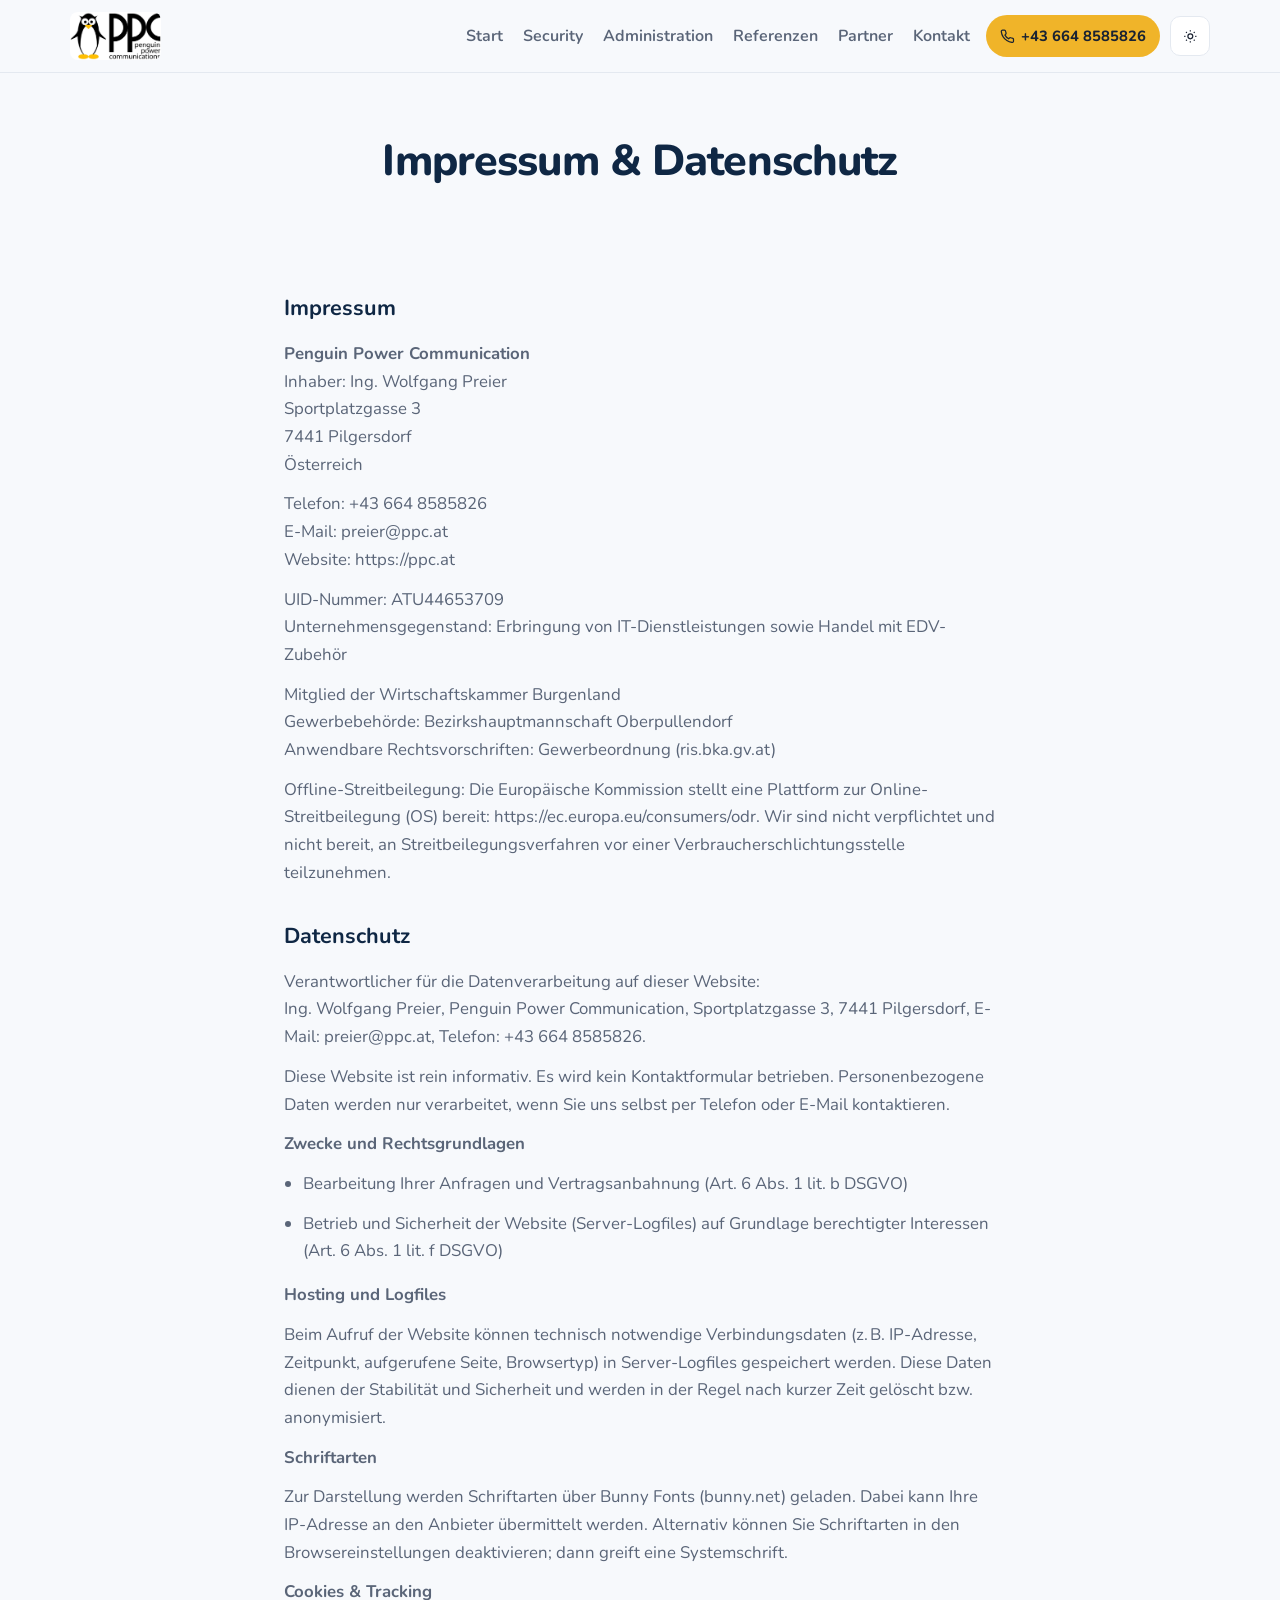
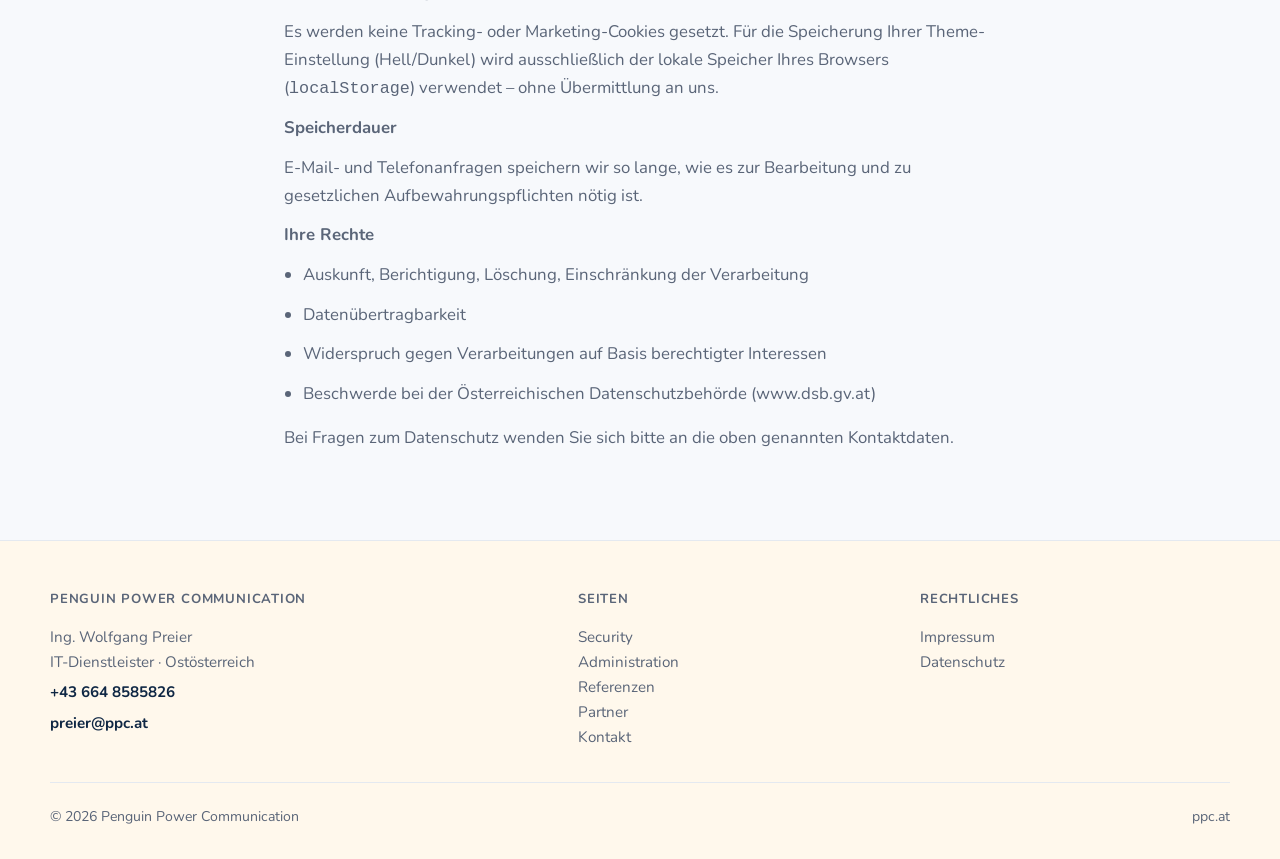
<file: impressum.html>
<!DOCTYPE html>
<html lang="de">
<head>
  <meta charset="UTF-8">
  <meta name="viewport" content="width=device-width, initial-scale=1.0">
  <title>Impressum &amp; Datenschutz | Penguin Power Communication</title>
  <meta name="description" content="Impressum und Datenschutzerklärung von Penguin Power Communication, Ing. Wolfgang Preier.">
  <link rel="preconnect" href="https://fonts.bunny.net">
  <link href="https://fonts.bunny.net/css?family=nunito:400,600,700,800&display=swap" rel="stylesheet">
  <link rel="stylesheet" href="assets/css/style.css">
  <script>
    (function () {
      try {
        var t = localStorage.getItem('theme');
        if (t === 'dark' || (!t && window.matchMedia('(prefers-color-scheme: dark)').matches)) {
          document.documentElement.setAttribute('data-theme', 'dark');
        }
      } catch (e) {}
    })();
  </script>
</head>
<body>
  <header class="header">
    <nav class="nav" aria-label="Hauptnavigation">
      <a href="index.html" class="logo">
        <img src="assets/images/logo.jpg" alt="Penguin Power Communication">
      </a>
      <ul class="nav-links">
        <li><a href="index.html">Start</a></li>
        <li><a href="security.html">Security</a></li>
        <li><a href="administration.html">Administration</a></li>
        <li><a href="referenzen.html">Referenzen</a></li>
        <li><a href="partner.html">Partner</a></li>
        <li><a href="kontakt.html">Kontakt</a></li>
      </ul>
      <div class="nav-actions">
        <a href="tel:+436648585826" class="nav-phone" title="Jetzt anrufen">
          <svg class="icon" viewBox="0 0 24 24" fill="none" stroke="currentColor" stroke-width="2" stroke-linecap="round" stroke-linejoin="round" aria-hidden="true"><path d="M22 16.92v3a2 2 0 0 1-2.18 2 19.79 19.79 0 0 1-8.63-3.07 19.5 19.5 0 0 1-6-6 19.79 19.79 0 0 1-3.07-8.67A2 2 0 0 1 4.11 2h3a2 2 0 0 1 2 1.72c.13.81.36 1.6.68 2.35a2 2 0 0 1-.45 2.11L8.09 9.91a16 16 0 0 0 6 6l1.27-1.27a2 2 0 0 1 2.11-.45c.75.32 1.54.55 2.35.68A2 2 0 0 1 22 16.92z"/></svg>
          <span>+43 664 8585826</span>
        </a>
        <button class="theme-toggle" id="theme-toggle" type="button" aria-label="Dunkelmodus aktivieren">
          <svg class="icon icon-sm icon-sun" viewBox="0 0 24 24" fill="none" stroke="currentColor" stroke-width="2" aria-hidden="true"><circle cx="12" cy="12" r="4"/><path d="M12 2v2M12 20v2M4.93 4.93l1.41 1.41M17.66 17.66l1.41 1.41M2 12h2M20 12h2M4.93 19.07l1.41-1.41M17.66 6.34l1.41-1.41"/></svg>
          <svg class="icon icon-sm icon-moon" viewBox="0 0 24 24" fill="none" stroke="currentColor" stroke-width="2" aria-hidden="true"><path d="M21 14.5A8.5 8.5 0 1 1 9.5 3a7 7 0 0 0 11.5 11.5z"/></svg>
        </button>
        <button class="menu-toggle" type="button" aria-label="Menü öffnen" aria-expanded="false">
          <svg class="icon" viewBox="0 0 24 24" fill="none" stroke="currentColor" stroke-width="2" aria-hidden="true"><path d="M4 6h16M4 12h16M4 18h16"/></svg>
        </button>
      </div>
    </nav>
  </header>

  <main>
    <div class="page-header">
      <h1>Impressum &amp; Datenschutz</h1>
    </div>

    <section class="section legal">
      <h2>Impressum</h2>
      <p>
        <strong>Penguin Power Communication</strong><br>
        Inhaber: Ing. Wolfgang Preier<br>
        Sportplatzgasse 3<br>
        7441 Pilgersdorf<br>
        Österreich
      </p>
      <p>
        Telefon: <a href="tel:+436648585826">+43 664 8585826</a><br>
        E-Mail: <a href="mailto:preier@ppc.at">preier@ppc.at</a><br>
        Website: <a href="https://ppc.at">https://ppc.at</a>
      </p>
      <p>
        UID-Nummer: ATU44653709<br>
        Unternehmensgegenstand: Erbringung von IT-Dienstleistungen sowie Handel mit EDV-Zubehör
      </p>
      <p>
        Mitglied der Wirtschaftskammer Burgenland<br>
        Gewerbebehörde: Bezirkshauptmannschaft Oberpullendorf<br>
        Anwendbare Rechtsvorschriften: Gewerbeordnung (<a href="https://www.ris.bka.gv.at" target="_blank" rel="noopener">ris.bka.gv.at</a>)
      </p>
      <p>
        Offline-Streitbeilegung: Die Europäische Kommission stellt eine Plattform zur Online-Streitbeilegung (OS) bereit:
        <a href="https://ec.europa.eu/consumers/odr" target="_blank" rel="noopener">https://ec.europa.eu/consumers/odr</a>.
        Wir sind nicht verpflichtet und nicht bereit, an Streitbeilegungsverfahren vor einer Verbraucherschlichtungsstelle teilzunehmen.
      </p>

      <h2 id="datenschutz">Datenschutz</h2>
      <p>
        Verantwortlicher für die Datenverarbeitung auf dieser Website:<br>
        Ing. Wolfgang Preier, Penguin Power Communication, Sportplatzgasse 3, 7441 Pilgersdorf,
        E-Mail: <a href="mailto:preier@ppc.at">preier@ppc.at</a>, Telefon: <a href="tel:+436648585826">+43 664 8585826</a>.
      </p>
      <p>
        Diese Website ist rein informativ. Es wird kein Kontaktformular betrieben. Personenbezogene Daten werden nur verarbeitet,
        wenn Sie uns selbst per Telefon oder E-Mail kontaktieren.
      </p>
      <p><strong>Zwecke und Rechtsgrundlagen</strong></p>
      <ul>
        <li>Bearbeitung Ihrer Anfragen und Vertragsanbahnung (Art. 6 Abs. 1 lit. b DSGVO)</li>
        <li>Betrieb und Sicherheit der Website (Server-Logfiles) auf Grundlage berechtigter Interessen (Art. 6 Abs. 1 lit. f DSGVO)</li>
      </ul>
      <p><strong>Hosting und Logfiles</strong></p>
      <p>
        Beim Aufruf der Website können technisch notwendige Verbindungsdaten (z. B. IP-Adresse, Zeitpunkt, aufgerufene Seite,
        Browsertyp) in Server-Logfiles gespeichert werden. Diese Daten dienen der Stabilität und Sicherheit und werden in der Regel
        nach kurzer Zeit gelöscht bzw. anonymisiert.
      </p>
      <p><strong>Schriftarten</strong></p>
      <p>
        Zur Darstellung werden Schriftarten über Bunny Fonts (bunny.net) geladen. Dabei kann Ihre IP-Adresse an den Anbieter
        übermittelt werden. Alternativ können Sie Schriftarten in den Browsereinstellungen deaktivieren; dann greift eine Systemschrift.
      </p>
      <p><strong>Cookies &amp; Tracking</strong></p>
      <p>
        Es werden keine Tracking- oder Marketing-Cookies gesetzt. Für die Speicherung Ihrer Theme-Einstellung (Hell/Dunkel)
        wird ausschließlich der lokale Speicher Ihres Browsers (<code>localStorage</code>) verwendet – ohne Übermittlung an uns.
      </p>
      <p><strong>Speicherdauer</strong></p>
      <p>
        E-Mail- und Telefonanfragen speichern wir so lange, wie es zur Bearbeitung und zu gesetzlichen Aufbewahrungspflichten nötig ist.
      </p>
      <p><strong>Ihre Rechte</strong></p>
      <ul>
        <li>Auskunft, Berichtigung, Löschung, Einschränkung der Verarbeitung</li>
        <li>Datenübertragbarkeit</li>
        <li>Widerspruch gegen Verarbeitungen auf Basis berechtigter Interessen</li>
        <li>Beschwerde bei der Österreichischen Datenschutzbehörde (<a href="https://www.dsb.gv.at" target="_blank" rel="noopener">www.dsb.gv.at</a>)</li>
      </ul>
      <p>
        Bei Fragen zum Datenschutz wenden Sie sich bitte an die oben genannten Kontaktdaten.
      </p>
    </section>
  </main>

  <footer class="footer">
    <div class="footer-inner">
      <div>
        <h4>Penguin Power Communication</h4>
        <p>Ing. Wolfgang Preier<br>IT-Dienstleister · Ostösterreich</p>
        <p><a class="footer-phone" href="tel:+436648585826">+43 664 8585826</a></p>
        <p><a class="footer-mail" href="mailto:preier@ppc.at">preier@ppc.at</a></p>
      </div>
      <div>
        <h4>Seiten</h4>
        <p>
          <a href="security.html">Security</a><br>
          <a href="administration.html">Administration</a><br>
          <a href="referenzen.html">Referenzen</a><br>
          <a href="partner.html">Partner</a><br>
          <a href="kontakt.html">Kontakt</a>
        </p>
      </div>
      <div>
        <h4>Rechtliches</h4>
        <p>
          <a href="impressum.html">Impressum</a><br>
          <a href="impressum.html#datenschutz">Datenschutz</a>
        </p>
      </div>
    </div>
    <div class="footer-bottom">
      <span>© 2026 Penguin Power Communication</span>
      <span>ppc.at</span>
    </div>
  </footer>
  <script src="assets/js/main.js"></script>
</body>
</html>
</file>
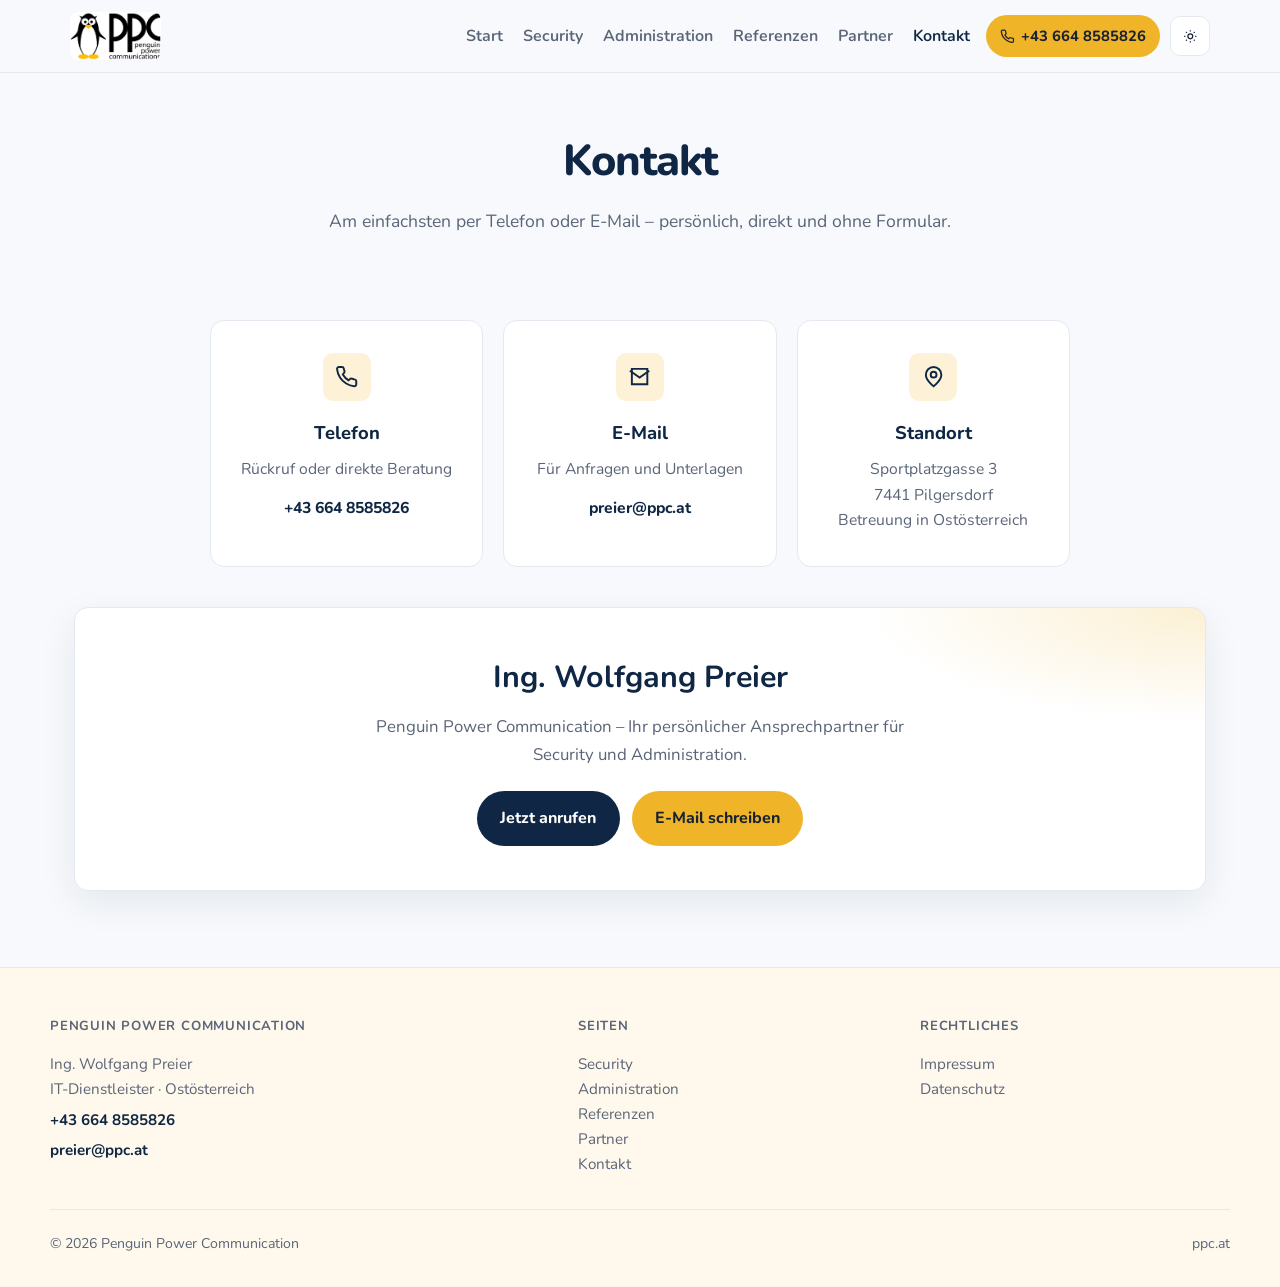
<file: kontakt.html>
<!DOCTYPE html>
<html lang="de">
<head>
  <meta charset="UTF-8">
  <meta name="viewport" content="width=device-width, initial-scale=1.0">
  <title>Kontakt | Penguin Power Communication</title>
  <meta name="description" content="Kontakt zu Penguin Power Communication – anrufen oder E-Mail schreiben. Ing. Wolfgang Preier, Ostösterreich.">
  <link rel="preconnect" href="https://fonts.bunny.net">
  <link href="https://fonts.bunny.net/css?family=nunito:400,600,700,800&display=swap" rel="stylesheet">
  <link rel="stylesheet" href="assets/css/style.css">
  <script>
    (function () {
      try {
        var t = localStorage.getItem('theme');
        if (t === 'dark' || (!t && window.matchMedia('(prefers-color-scheme: dark)').matches)) {
          document.documentElement.setAttribute('data-theme', 'dark');
        }
      } catch (e) {}
    })();
  </script>
</head>
<body>
  <header class="header">
    <nav class="nav" aria-label="Hauptnavigation">
      <a href="index.html" class="logo">
        <img src="assets/images/logo.jpg" alt="Penguin Power Communication">
      </a>
      <ul class="nav-links">
        <li><a href="index.html">Start</a></li>
        <li><a href="security.html">Security</a></li>
        <li><a href="administration.html">Administration</a></li>
        <li><a href="referenzen.html">Referenzen</a></li>
        <li><a href="partner.html">Partner</a></li>
        <li><a href="kontakt.html" class="active">Kontakt</a></li>
      </ul>
      <div class="nav-actions">
        <a href="tel:+436648585826" class="nav-phone" title="Jetzt anrufen">
          <svg class="icon" viewBox="0 0 24 24" fill="none" stroke="currentColor" stroke-width="2" stroke-linecap="round" stroke-linejoin="round" aria-hidden="true"><path d="M22 16.92v3a2 2 0 0 1-2.18 2 19.79 19.79 0 0 1-8.63-3.07 19.5 19.5 0 0 1-6-6 19.79 19.79 0 0 1-3.07-8.67A2 2 0 0 1 4.11 2h3a2 2 0 0 1 2 1.72c.13.81.36 1.6.68 2.35a2 2 0 0 1-.45 2.11L8.09 9.91a16 16 0 0 0 6 6l1.27-1.27a2 2 0 0 1 2.11-.45c.75.32 1.54.55 2.35.68A2 2 0 0 1 22 16.92z"/></svg>
          <span>+43 664 8585826</span>
        </a>
        <button class="theme-toggle" id="theme-toggle" type="button" aria-label="Dunkelmodus aktivieren">
          <svg class="icon icon-sm icon-sun" viewBox="0 0 24 24" fill="none" stroke="currentColor" stroke-width="2" aria-hidden="true"><circle cx="12" cy="12" r="4"/><path d="M12 2v2M12 20v2M4.93 4.93l1.41 1.41M17.66 17.66l1.41 1.41M2 12h2M20 12h2M4.93 19.07l1.41-1.41M17.66 6.34l1.41-1.41"/></svg>
          <svg class="icon icon-sm icon-moon" viewBox="0 0 24 24" fill="none" stroke="currentColor" stroke-width="2" aria-hidden="true"><path d="M21 14.5A8.5 8.5 0 1 1 9.5 3a7 7 0 0 0 11.5 11.5z"/></svg>
        </button>
        <button class="menu-toggle" type="button" aria-label="Menü öffnen" aria-expanded="false">
          <svg class="icon" viewBox="0 0 24 24" fill="none" stroke="currentColor" stroke-width="2" aria-hidden="true"><path d="M4 6h16M4 12h16M4 18h16"/></svg>
        </button>
      </div>
    </nav>
  </header>

  <main>
    <div class="page-header">
      <h1>Kontakt</h1>
      <p>Am einfachsten per Telefon oder E-Mail – persönlich, direkt und ohne Formular.</p>
    </div>

    <section class="section">
      <div class="contact-grid">
        <div class="card contact-card">
          <div class="card-icon" aria-hidden="true">
            <svg class="icon" viewBox="0 0 24 24" fill="none" stroke="currentColor" stroke-width="2"><path d="M22 16.92v3a2 2 0 0 1-2.18 2 19.79 19.79 0 0 1-8.63-3.07 19.5 19.5 0 0 1-6-6 19.79 19.79 0 0 1-3.07-8.67A2 2 0 0 1 4.11 2h3a2 2 0 0 1 2 1.72c.13.81.36 1.6.68 2.35a2 2 0 0 1-.45 2.11L8.09 9.91a16 16 0 0 0 6 6l1.27-1.27a2 2 0 0 1 2.11-.45c.75.32 1.54.55 2.35.68A2 2 0 0 1 22 16.92z"/></svg>
          </div>
          <h3>Telefon</h3>
          <p>Rückruf oder direkte Beratung</p>
          <p style="margin-top:0.85rem;"><a href="tel:+436648585826">+43 664 8585826</a></p>
        </div>
        <div class="card contact-card">
          <div class="card-icon" aria-hidden="true">
            <svg class="icon" viewBox="0 0 24 24" fill="none" stroke="currentColor" stroke-width="2"><path d="M4 4h16v16H4z"/><path d="m22 6-10 7L2 6"/></svg>
          </div>
          <h3>E-Mail</h3>
          <p>Für Anfragen und Unterlagen</p>
          <p style="margin-top:0.85rem;"><a href="mailto:preier@ppc.at">preier@ppc.at</a></p>
        </div>
        <div class="card contact-card">
          <div class="card-icon" aria-hidden="true">
            <svg class="icon" viewBox="0 0 24 24" fill="none" stroke="currentColor" stroke-width="2"><path d="M20 10c0 6-8 12-8 12s-8-6-8-12a8 8 0 0 1 16 0Z"/><circle cx="12" cy="10" r="3"/></svg>
          </div>
          <h3>Standort</h3>
          <p>Sportplatzgasse 3<br>7441 Pilgersdorf<br>Betreuung in Ostösterreich</p>
        </div>
      </div>

      <div class="cta" style="margin-top:2.5rem;">
        <h2>Ing. Wolfgang Preier</h2>
        <p>Penguin Power Communication – Ihr persönlicher Ansprechpartner für Security und Administration.</p>
        <div class="cta-actions">
          <a href="tel:+436648585826" class="btn btn-phone">Jetzt anrufen</a>
          <a href="mailto:preier@ppc.at" class="btn btn-primary">E-Mail schreiben</a>
        </div>
      </div>
    </section>
  </main>

  <footer class="footer">
    <div class="footer-inner">
      <div>
        <h4>Penguin Power Communication</h4>
        <p>Ing. Wolfgang Preier<br>IT-Dienstleister · Ostösterreich</p>
        <p><a class="footer-phone" href="tel:+436648585826">+43 664 8585826</a></p>
        <p><a class="footer-mail" href="mailto:preier@ppc.at">preier@ppc.at</a></p>
      </div>
      <div>
        <h4>Seiten</h4>
        <p>
          <a href="security.html">Security</a><br>
          <a href="administration.html">Administration</a><br>
          <a href="referenzen.html">Referenzen</a><br>
          <a href="partner.html">Partner</a><br>
          <a href="kontakt.html">Kontakt</a>
        </p>
      </div>
      <div>
        <h4>Rechtliches</h4>
        <p>
          <a href="impressum.html">Impressum</a><br>
          <a href="impressum.html#datenschutz">Datenschutz</a>
        </p>
      </div>
    </div>
    <div class="footer-bottom">
      <span>© 2026 Penguin Power Communication</span>
      <span>ppc.at</span>
    </div>
  </footer>
  <script src="assets/js/main.js"></script>
</body>
</html>
</file>
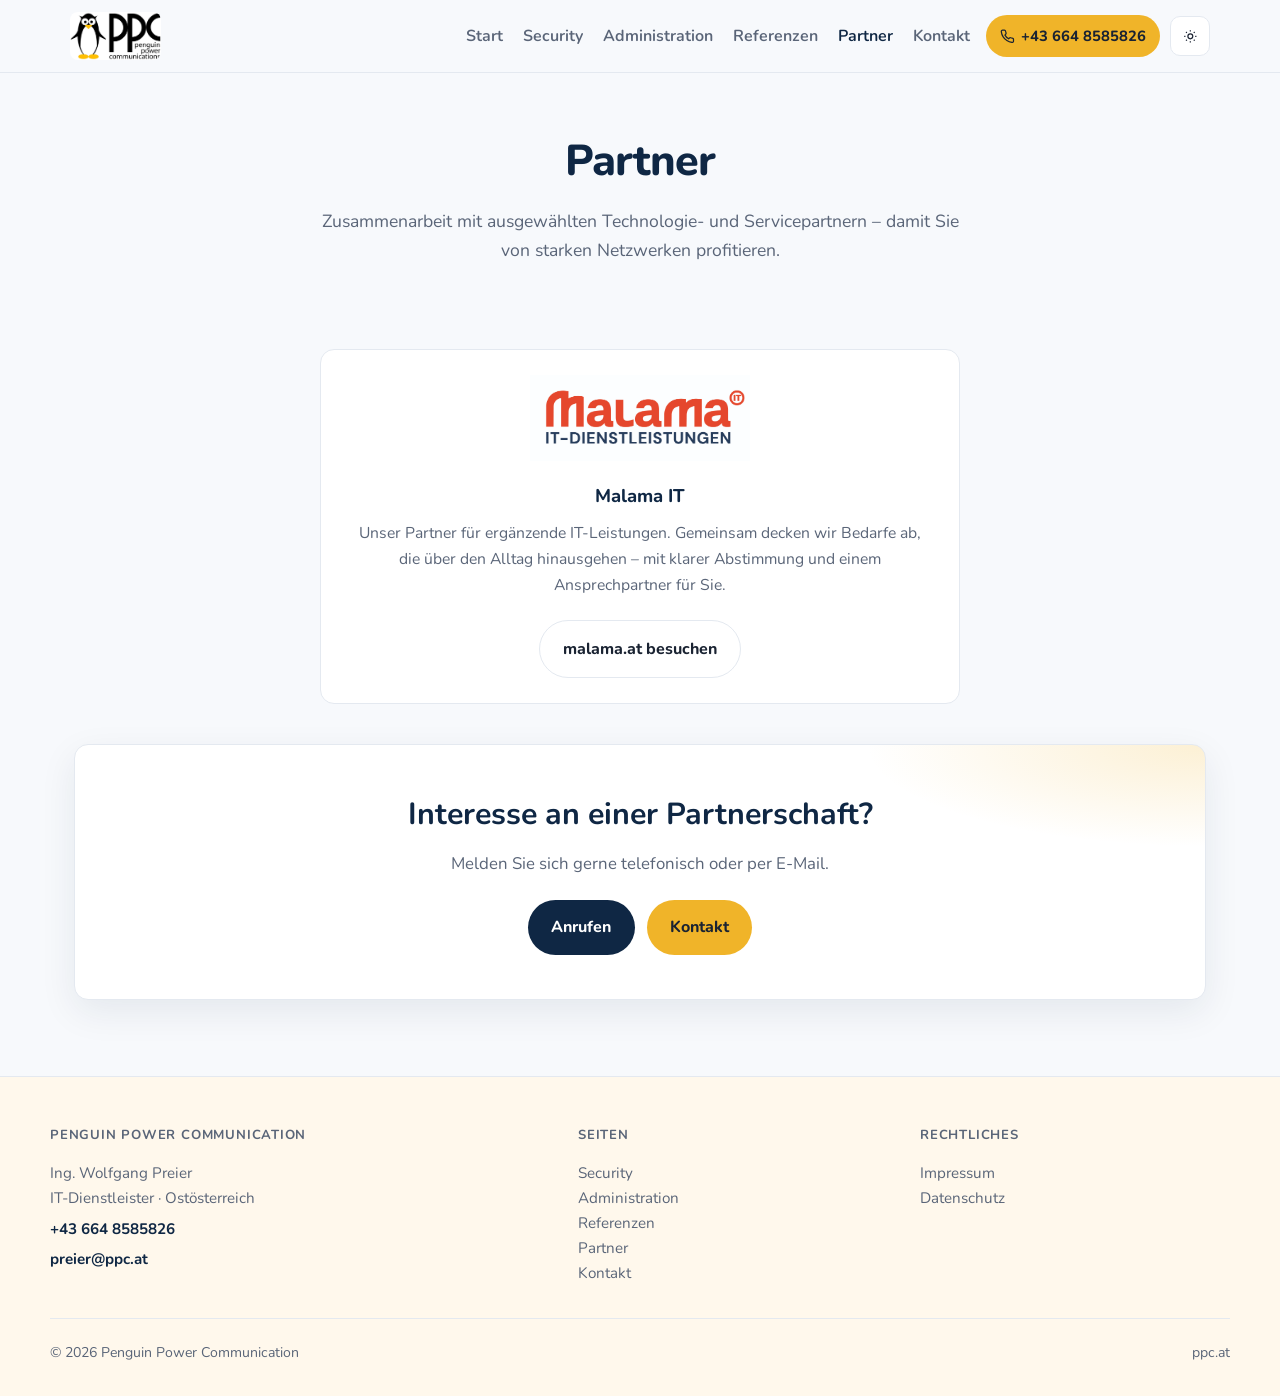
<file: partner.html>
<!DOCTYPE html>
<html lang="de">
<head>
  <meta charset="UTF-8">
  <meta name="viewport" content="width=device-width, initial-scale=1.0">
  <title>Partner | Penguin Power Communication</title>
  <meta name="description" content="Partner von Penguin Power Communication – Zusammenarbeit mit Malama IT und ausgewählten Technologiepartnern.">
  <link rel="preconnect" href="https://fonts.bunny.net">
  <link href="https://fonts.bunny.net/css?family=nunito:400,600,700,800&display=swap" rel="stylesheet">
  <link rel="stylesheet" href="assets/css/style.css">
  <script>
    (function () {
      try {
        var t = localStorage.getItem('theme');
        if (t === 'dark' || (!t && window.matchMedia('(prefers-color-scheme: dark)').matches)) {
          document.documentElement.setAttribute('data-theme', 'dark');
        }
      } catch (e) {}
    })();
  </script>
</head>
<body>
  <header class="header">
    <nav class="nav" aria-label="Hauptnavigation">
      <a href="index.html" class="logo">
        <img src="assets/images/logo.jpg" alt="Penguin Power Communication">
      </a>
      <ul class="nav-links">
        <li><a href="index.html">Start</a></li>
        <li><a href="security.html">Security</a></li>
        <li><a href="administration.html">Administration</a></li>
        <li><a href="referenzen.html">Referenzen</a></li>
        <li><a href="partner.html" class="active">Partner</a></li>
        <li><a href="kontakt.html">Kontakt</a></li>
      </ul>
      <div class="nav-actions">
        <a href="tel:+436648585826" class="nav-phone" title="Jetzt anrufen">
          <svg class="icon" viewBox="0 0 24 24" fill="none" stroke="currentColor" stroke-width="2" stroke-linecap="round" stroke-linejoin="round" aria-hidden="true"><path d="M22 16.92v3a2 2 0 0 1-2.18 2 19.79 19.79 0 0 1-8.63-3.07 19.5 19.5 0 0 1-6-6 19.79 19.79 0 0 1-3.07-8.67A2 2 0 0 1 4.11 2h3a2 2 0 0 1 2 1.72c.13.81.36 1.6.68 2.35a2 2 0 0 1-.45 2.11L8.09 9.91a16 16 0 0 0 6 6l1.27-1.27a2 2 0 0 1 2.11-.45c.75.32 1.54.55 2.35.68A2 2 0 0 1 22 16.92z"/></svg>
          <span>+43 664 8585826</span>
        </a>
        <button class="theme-toggle" id="theme-toggle" type="button" aria-label="Dunkelmodus aktivieren">
          <svg class="icon icon-sm icon-sun" viewBox="0 0 24 24" fill="none" stroke="currentColor" stroke-width="2" aria-hidden="true"><circle cx="12" cy="12" r="4"/><path d="M12 2v2M12 20v2M4.93 4.93l1.41 1.41M17.66 17.66l1.41 1.41M2 12h2M20 12h2M4.93 19.07l1.41-1.41M17.66 6.34l1.41-1.41"/></svg>
          <svg class="icon icon-sm icon-moon" viewBox="0 0 24 24" fill="none" stroke="currentColor" stroke-width="2" aria-hidden="true"><path d="M21 14.5A8.5 8.5 0 1 1 9.5 3a7 7 0 0 0 11.5 11.5z"/></svg>
        </button>
        <button class="menu-toggle" type="button" aria-label="Menü öffnen" aria-expanded="false">
          <svg class="icon" viewBox="0 0 24 24" fill="none" stroke="currentColor" stroke-width="2" aria-hidden="true"><path d="M4 6h16M4 12h16M4 18h16"/></svg>
        </button>
      </div>
    </nav>
  </header>

  <main>
    <div class="page-header">
      <h1>Partner</h1>
      <p>Zusammenarbeit mit ausgewählten Technologie- und Servicepartnern – damit Sie von starken Netzwerken profitieren.</p>
    </div>

    <section class="section">
      <div class="card" style="max-width:640px;margin:0 auto;text-align:center;">
        <img src="assets/images/Malama_IT_Logo.jpg" alt="Malama IT Logo" class="partner-logo" width="220" height="86" loading="lazy">
        <h3>Malama IT</h3>
        <p style="color:var(--text-muted);margin-top:0.6rem;">
          Unser Partner für ergänzende IT-Leistungen. Gemeinsam decken wir Bedarfe ab, die über den Alltag hinausgehen –
          mit klarer Abstimmung und einem Ansprechpartner für Sie.
        </p>
        <a href="https://malama.at" class="btn btn-outline" style="margin-top:1.35rem;" target="_blank" rel="noopener">malama.at besuchen</a>
      </div>

      <div class="cta" style="margin-top:2.5rem;">
        <h2>Interesse an einer Partnerschaft?</h2>
        <p>Melden Sie sich gerne telefonisch oder per E-Mail.</p>
        <div class="cta-actions">
          <a href="tel:+436648585826" class="btn btn-phone">Anrufen</a>
          <a href="kontakt.html" class="btn btn-primary">Kontakt</a>
        </div>
      </div>
    </section>
  </main>

  <footer class="footer">
    <div class="footer-inner">
      <div>
        <h4>Penguin Power Communication</h4>
        <p>Ing. Wolfgang Preier<br>IT-Dienstleister · Ostösterreich</p>
        <p><a class="footer-phone" href="tel:+436648585826">+43 664 8585826</a></p>
        <p><a class="footer-mail" href="mailto:preier@ppc.at">preier@ppc.at</a></p>
      </div>
      <div>
        <h4>Seiten</h4>
        <p>
          <a href="security.html">Security</a><br>
          <a href="administration.html">Administration</a><br>
          <a href="referenzen.html">Referenzen</a><br>
          <a href="partner.html">Partner</a><br>
          <a href="kontakt.html">Kontakt</a>
        </p>
      </div>
      <div>
        <h4>Rechtliches</h4>
        <p>
          <a href="impressum.html">Impressum</a><br>
          <a href="impressum.html#datenschutz">Datenschutz</a>
        </p>
      </div>
    </div>
    <div class="footer-bottom">
      <span>© 2026 Penguin Power Communication</span>
      <span>ppc.at</span>
    </div>
  </footer>
  <script src="assets/js/main.js"></script>
</body>
</html>
</file>
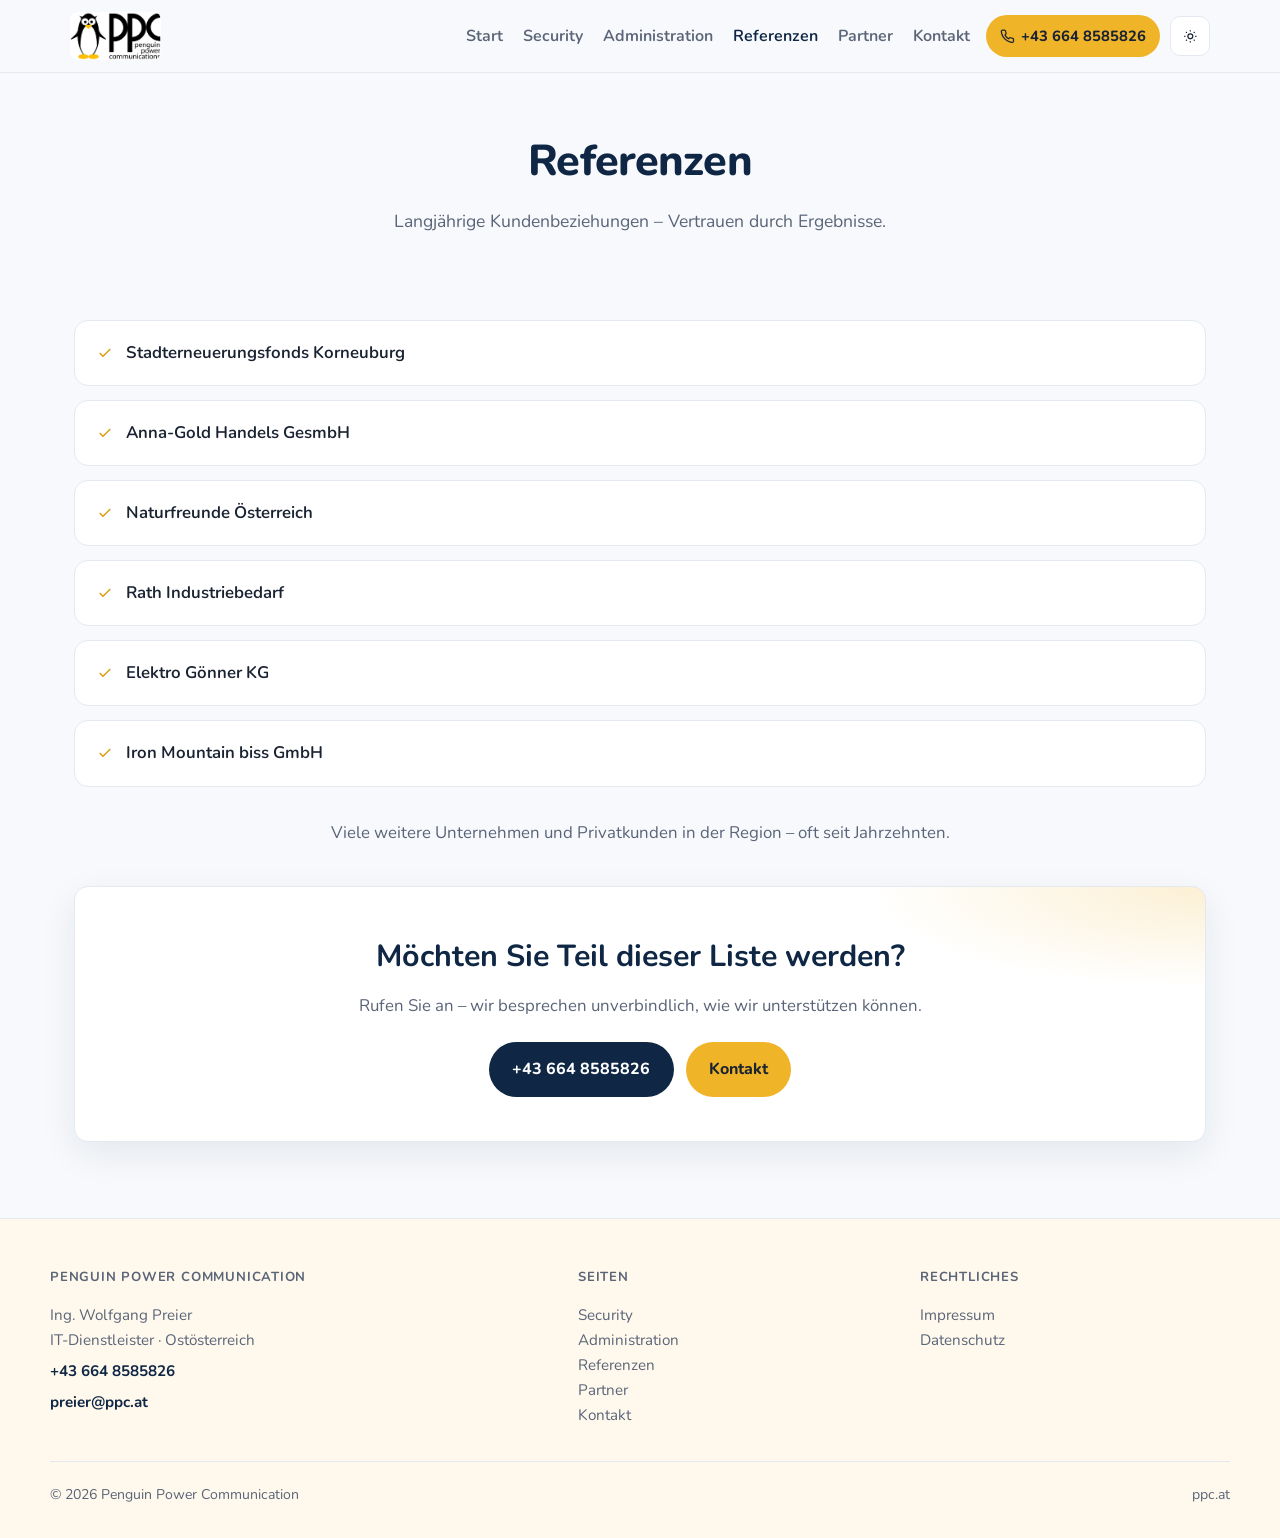
<file: referenzen.html>
<!DOCTYPE html>
<html lang="de">
<head>
  <meta charset="UTF-8">
  <meta name="viewport" content="width=device-width, initial-scale=1.0">
  <title>Referenzen | Penguin Power Communication</title>
  <meta name="description" content="Referenzen von Penguin Power Communication – langjährige Kundenbeziehungen in Ostösterreich.">
  <link rel="preconnect" href="https://fonts.bunny.net">
  <link href="https://fonts.bunny.net/css?family=nunito:400,600,700,800&display=swap" rel="stylesheet">
  <link rel="stylesheet" href="assets/css/style.css">
  <script>
    (function () {
      try {
        var t = localStorage.getItem('theme');
        if (t === 'dark' || (!t && window.matchMedia('(prefers-color-scheme: dark)').matches)) {
          document.documentElement.setAttribute('data-theme', 'dark');
        }
      } catch (e) {}
    })();
  </script>
</head>
<body>
  <header class="header">
    <nav class="nav" aria-label="Hauptnavigation">
      <a href="index.html" class="logo">
        <img src="assets/images/logo.jpg" alt="Penguin Power Communication">
      </a>
      <ul class="nav-links">
        <li><a href="index.html">Start</a></li>
        <li><a href="security.html">Security</a></li>
        <li><a href="administration.html">Administration</a></li>
        <li><a href="referenzen.html" class="active">Referenzen</a></li>
        <li><a href="partner.html">Partner</a></li>
        <li><a href="kontakt.html">Kontakt</a></li>
      </ul>
      <div class="nav-actions">
        <a href="tel:+436648585826" class="nav-phone" title="Jetzt anrufen">
          <svg class="icon" viewBox="0 0 24 24" fill="none" stroke="currentColor" stroke-width="2" stroke-linecap="round" stroke-linejoin="round" aria-hidden="true"><path d="M22 16.92v3a2 2 0 0 1-2.18 2 19.79 19.79 0 0 1-8.63-3.07 19.5 19.5 0 0 1-6-6 19.79 19.79 0 0 1-3.07-8.67A2 2 0 0 1 4.11 2h3a2 2 0 0 1 2 1.72c.13.81.36 1.6.68 2.35a2 2 0 0 1-.45 2.11L8.09 9.91a16 16 0 0 0 6 6l1.27-1.27a2 2 0 0 1 2.11-.45c.75.32 1.54.55 2.35.68A2 2 0 0 1 22 16.92z"/></svg>
          <span>+43 664 8585826</span>
        </a>
        <button class="theme-toggle" id="theme-toggle" type="button" aria-label="Dunkelmodus aktivieren">
          <svg class="icon icon-sm icon-sun" viewBox="0 0 24 24" fill="none" stroke="currentColor" stroke-width="2" aria-hidden="true"><circle cx="12" cy="12" r="4"/><path d="M12 2v2M12 20v2M4.93 4.93l1.41 1.41M17.66 17.66l1.41 1.41M2 12h2M20 12h2M4.93 19.07l1.41-1.41M17.66 6.34l1.41-1.41"/></svg>
          <svg class="icon icon-sm icon-moon" viewBox="0 0 24 24" fill="none" stroke="currentColor" stroke-width="2" aria-hidden="true"><path d="M21 14.5A8.5 8.5 0 1 1 9.5 3a7 7 0 0 0 11.5 11.5z"/></svg>
        </button>
        <button class="menu-toggle" type="button" aria-label="Menü öffnen" aria-expanded="false">
          <svg class="icon" viewBox="0 0 24 24" fill="none" stroke="currentColor" stroke-width="2" aria-hidden="true"><path d="M4 6h16M4 12h16M4 18h16"/></svg>
        </button>
      </div>
    </nav>
  </header>

  <main>
    <div class="page-header">
      <h1>Referenzen</h1>
      <p>Langjährige Kundenbeziehungen – Vertrauen durch Ergebnisse.</p>
    </div>

    <section class="section">
      <div class="ref-list">
        <div class="ref-item">
          <svg class="icon" viewBox="0 0 24 24" fill="none" stroke="currentColor" stroke-width="2" aria-hidden="true"><path d="M20 6 9 17l-5-5"/></svg>
          Stadterneuerungsfonds Korneuburg
        </div>
        <div class="ref-item">
          <svg class="icon" viewBox="0 0 24 24" fill="none" stroke="currentColor" stroke-width="2" aria-hidden="true"><path d="M20 6 9 17l-5-5"/></svg>
          Anna-Gold Handels GesmbH
        </div>
        <div class="ref-item">
          <svg class="icon" viewBox="0 0 24 24" fill="none" stroke="currentColor" stroke-width="2" aria-hidden="true"><path d="M20 6 9 17l-5-5"/></svg>
          Naturfreunde Österreich
        </div>
        <div class="ref-item">
          <svg class="icon" viewBox="0 0 24 24" fill="none" stroke="currentColor" stroke-width="2" aria-hidden="true"><path d="M20 6 9 17l-5-5"/></svg>
          Rath Industriebedarf
        </div>
        <div class="ref-item">
          <svg class="icon" viewBox="0 0 24 24" fill="none" stroke="currentColor" stroke-width="2" aria-hidden="true"><path d="M20 6 9 17l-5-5"/></svg>
          Elektro Gönner KG
        </div>
        <div class="ref-item">
          <svg class="icon" viewBox="0 0 24 24" fill="none" stroke="currentColor" stroke-width="2" aria-hidden="true"><path d="M20 6 9 17l-5-5"/></svg>
          Iron Mountain biss GmbH
        </div>
      </div>
      <p style="margin-top:2rem;color:var(--text-muted);text-align:center;">Viele weitere Unternehmen und Privatkunden in der Region – oft seit Jahrzehnten.</p>

      <div class="cta" style="margin-top:2.5rem;">
        <h2>Möchten Sie Teil dieser Liste werden?</h2>
        <p>Rufen Sie an – wir besprechen unverbindlich, wie wir unterstützen können.</p>
        <div class="cta-actions">
          <a href="tel:+436648585826" class="btn btn-phone">+43 664 8585826</a>
          <a href="kontakt.html" class="btn btn-primary">Kontakt</a>
        </div>
      </div>
    </section>
  </main>

  <footer class="footer">
    <div class="footer-inner">
      <div>
        <h4>Penguin Power Communication</h4>
        <p>Ing. Wolfgang Preier<br>IT-Dienstleister · Ostösterreich</p>
        <p><a class="footer-phone" href="tel:+436648585826">+43 664 8585826</a></p>
        <p><a class="footer-mail" href="mailto:preier@ppc.at">preier@ppc.at</a></p>
      </div>
      <div>
        <h4>Seiten</h4>
        <p>
          <a href="security.html">Security</a><br>
          <a href="administration.html">Administration</a><br>
          <a href="referenzen.html">Referenzen</a><br>
          <a href="partner.html">Partner</a><br>
          <a href="kontakt.html">Kontakt</a>
        </p>
      </div>
      <div>
        <h4>Rechtliches</h4>
        <p>
          <a href="impressum.html">Impressum</a><br>
          <a href="impressum.html#datenschutz">Datenschutz</a>
        </p>
      </div>
    </div>
    <div class="footer-bottom">
      <span>© 2026 Penguin Power Communication</span>
      <span>ppc.at</span>
    </div>
  </footer>
  <script src="assets/js/main.js"></script>
</body>
</html>
</file>
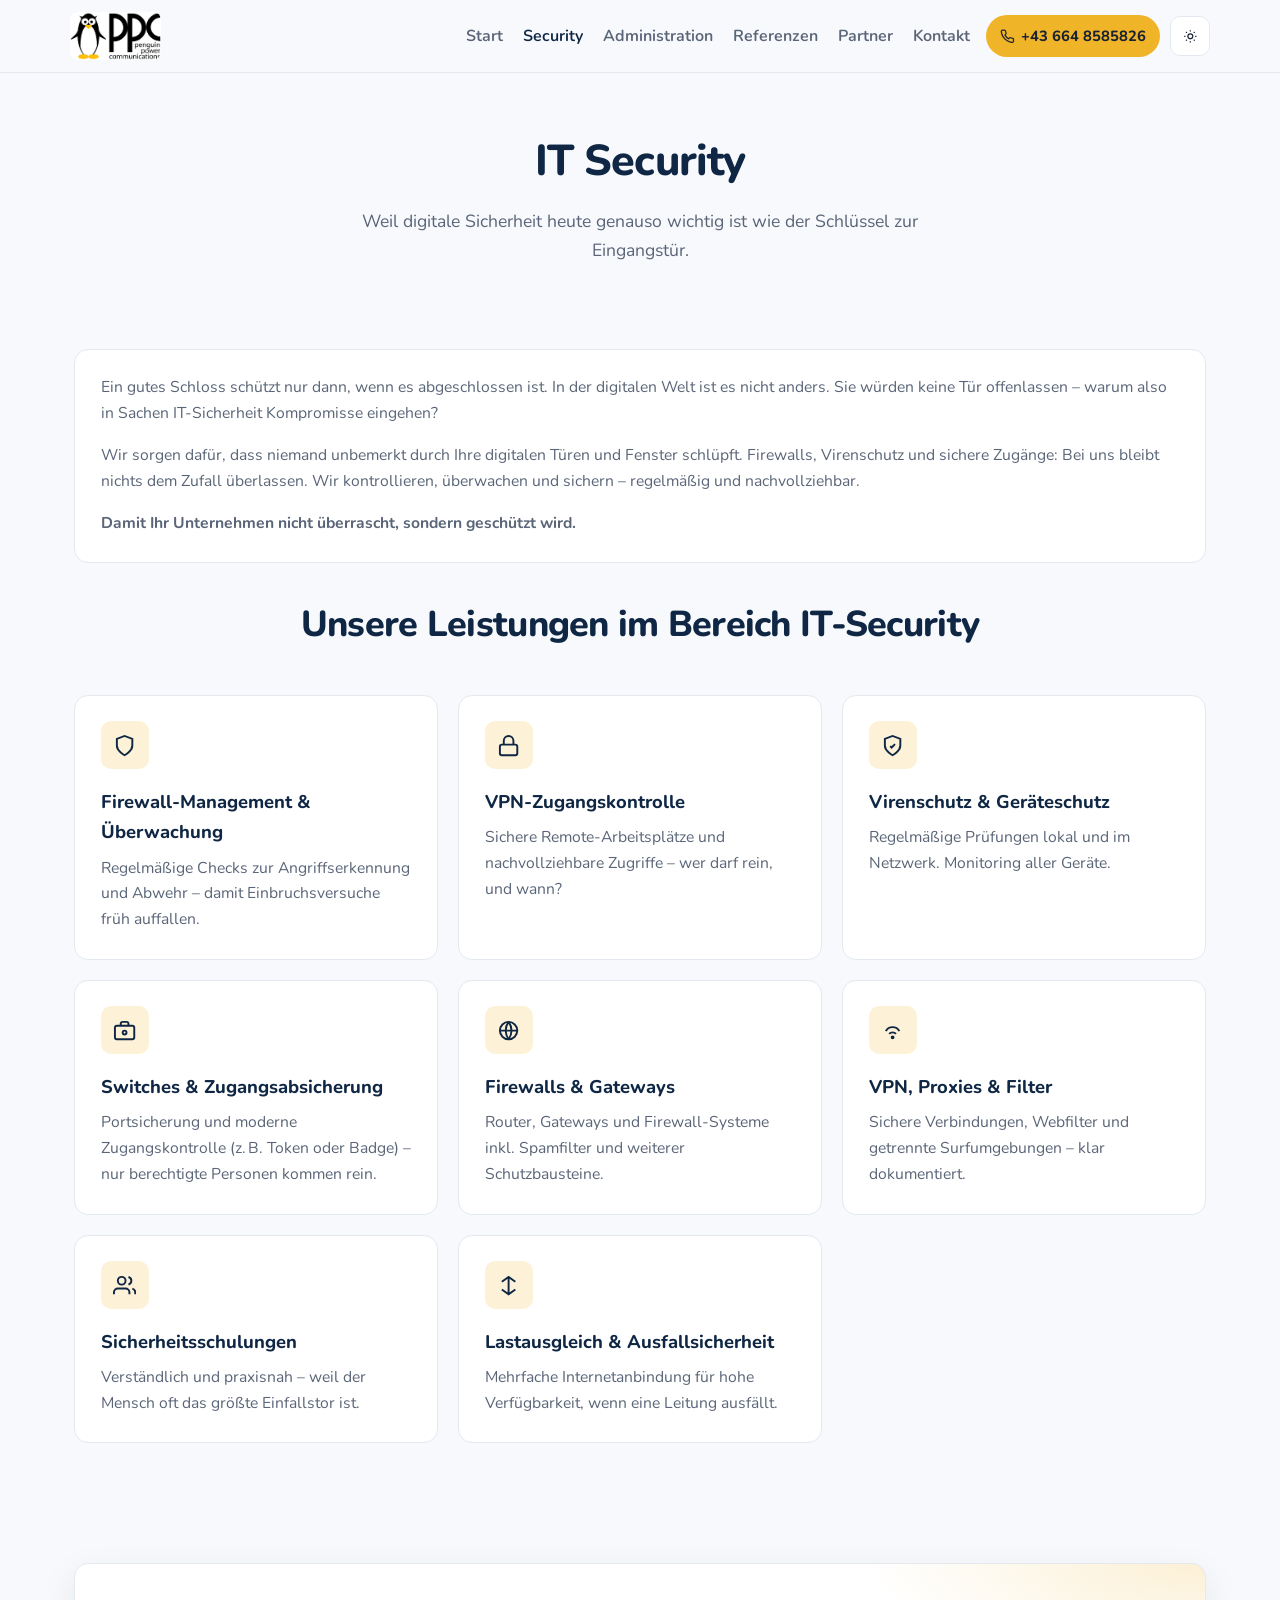
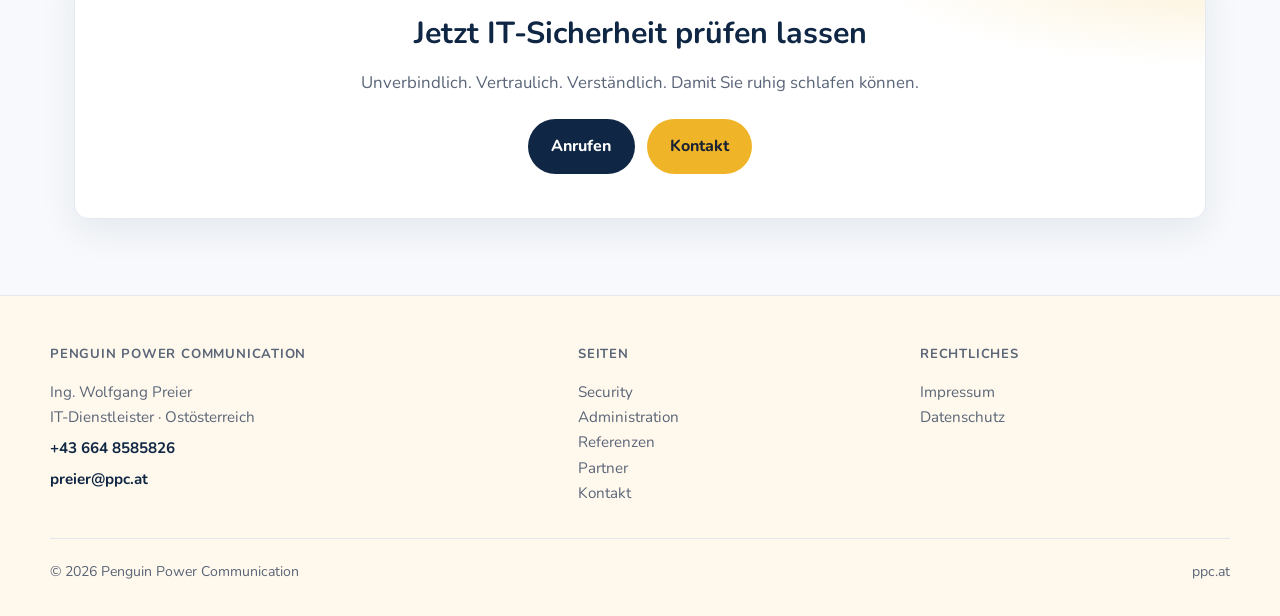
<file: security.html>
<!DOCTYPE html>
<html lang="de">
<head>
  <meta charset="UTF-8">
  <meta name="viewport" content="width=device-width, initial-scale=1.0">
  <title>IT Security | Penguin Power Communication</title>
  <meta name="description" content="IT-Security von Penguin Power Communication – Firewalls, Virenschutz, VPN und Schulungen, verständlich und zuverlässig.">
  <link rel="preconnect" href="https://fonts.bunny.net">
  <link href="https://fonts.bunny.net/css?family=nunito:400,600,700,800&display=swap" rel="stylesheet">
  <link rel="stylesheet" href="assets/css/style.css">
  <script>
    (function () {
      try {
        var t = localStorage.getItem('theme');
        if (t === 'dark' || (!t && window.matchMedia('(prefers-color-scheme: dark)').matches)) {
          document.documentElement.setAttribute('data-theme', 'dark');
        }
      } catch (e) {}
    })();
  </script>
</head>
<body>
  <header class="header">
    <nav class="nav" aria-label="Hauptnavigation">
      <a href="index.html" class="logo">
        <img src="assets/images/logo.jpg" alt="Penguin Power Communication">
      </a>
      <ul class="nav-links">
        <li><a href="index.html">Start</a></li>
        <li><a href="security.html" class="active">Security</a></li>
        <li><a href="administration.html">Administration</a></li>
        <li><a href="referenzen.html">Referenzen</a></li>
        <li><a href="partner.html">Partner</a></li>
        <li><a href="kontakt.html">Kontakt</a></li>
      </ul>
      <div class="nav-actions">
        <a href="tel:+436648585826" class="nav-phone" title="Jetzt anrufen">
          <svg class="icon" viewBox="0 0 24 24" fill="none" stroke="currentColor" stroke-width="2" stroke-linecap="round" stroke-linejoin="round" aria-hidden="true"><path d="M22 16.92v3a2 2 0 0 1-2.18 2 19.79 19.79 0 0 1-8.63-3.07 19.5 19.5 0 0 1-6-6 19.79 19.79 0 0 1-3.07-8.67A2 2 0 0 1 4.11 2h3a2 2 0 0 1 2 1.72c.13.81.36 1.6.68 2.35a2 2 0 0 1-.45 2.11L8.09 9.91a16 16 0 0 0 6 6l1.27-1.27a2 2 0 0 1 2.11-.45c.75.32 1.54.55 2.35.68A2 2 0 0 1 22 16.92z"/></svg>
          <span>+43 664 8585826</span>
        </a>
        <button class="theme-toggle" id="theme-toggle" type="button" aria-label="Dunkelmodus aktivieren">
          <svg class="icon icon-sm icon-sun" viewBox="0 0 24 24" fill="none" stroke="currentColor" stroke-width="2" aria-hidden="true"><circle cx="12" cy="12" r="4"/><path d="M12 2v2M12 20v2M4.93 4.93l1.41 1.41M17.66 17.66l1.41 1.41M2 12h2M20 12h2M4.93 19.07l1.41-1.41M17.66 6.34l1.41-1.41"/></svg>
          <svg class="icon icon-sm icon-moon" viewBox="0 0 24 24" fill="none" stroke="currentColor" stroke-width="2" aria-hidden="true"><path d="M21 14.5A8.5 8.5 0 1 1 9.5 3a7 7 0 0 0 11.5 11.5z"/></svg>
        </button>
        <button class="menu-toggle" type="button" aria-label="Menü öffnen" aria-expanded="false">
          <svg class="icon" viewBox="0 0 24 24" fill="none" stroke="currentColor" stroke-width="2" aria-hidden="true"><path d="M4 6h16M4 12h16M4 18h16"/></svg>
        </button>
      </div>
    </nav>
  </header>

  <main>
    <div class="page-header">
      <h1>IT Security</h1>
      <p>Weil digitale Sicherheit heute genauso wichtig ist wie der Schlüssel zur Eingangstür.</p>
    </div>

    <section class="section">
      <div class="card" style="margin-bottom:2rem;">
        <p>Ein gutes Schloss schützt nur dann, wenn es abgeschlossen ist. In der digitalen Welt ist es nicht anders. Sie würden keine Tür offenlassen – warum also in Sachen IT-Sicherheit Kompromisse eingehen?</p>
        <p style="margin-top:1rem;">Wir sorgen dafür, dass niemand unbemerkt durch Ihre digitalen Türen und Fenster schlüpft. Firewalls, Virenschutz und sichere Zugänge: Bei uns bleibt nichts dem Zufall überlassen. Wir kontrollieren, überwachen und sichern – regelmäßig und nachvollziehbar.</p>
        <p style="margin-top:1rem;"><strong>Damit Ihr Unternehmen nicht überrascht, sondern geschützt wird.</strong></p>
      </div>

      <div class="section-header">
        <h2>Unsere Leistungen im Bereich IT-Security</h2>
      </div>
      <div class="grid grid-2">
        <div class="card">
          <div class="card-icon" aria-hidden="true">
            <svg class="icon" viewBox="0 0 24 24" fill="none" stroke="currentColor" stroke-width="2"><path d="M12 22s8-4 8-10V5l-8-3-8 3v7c0 6 8 10 8 10z"/></svg>
          </div>
          <h3>Firewall-Management &amp; Überwachung</h3>
          <p>Regelmäßige Checks zur Angriffserkennung und Abwehr – damit Einbruchsversuche früh auffallen.</p>
        </div>
        <div class="card">
          <div class="card-icon" aria-hidden="true">
            <svg class="icon" viewBox="0 0 24 24" fill="none" stroke="currentColor" stroke-width="2"><rect x="3" y="11" width="18" height="11" rx="2"/><path d="M7 11V7a5 5 0 0 1 10 0v4"/></svg>
          </div>
          <h3>VPN-Zugangskontrolle</h3>
          <p>Sichere Remote-Arbeitsplätze und nachvollziehbare Zugriffe – wer darf rein, und wann?</p>
        </div>
        <div class="card">
          <div class="card-icon" aria-hidden="true">
            <svg class="icon" viewBox="0 0 24 24" fill="none" stroke="currentColor" stroke-width="2"><path d="M12 22s8-4 8-10V5l-8-3-8 3v7c0 6 8 10 8 10z"/><path d="M9.5 12.5 11 14l3.5-3.5"/></svg>
          </div>
          <h3>Virenschutz &amp; Geräteschutz</h3>
          <p>Regelmäßige Prüfungen lokal und im Netzwerk. Monitoring aller Geräte.</p>
        </div>
        <div class="card">
          <div class="card-icon" aria-hidden="true">
            <svg class="icon" viewBox="0 0 24 24" fill="none" stroke="currentColor" stroke-width="2"><rect x="2" y="7" width="20" height="14" rx="2"/><path d="M16 7V5a2 2 0 0 0-2-2h-4a2 2 0 0 0-2 2v2"/><circle cx="12" cy="14" r="2"/></svg>
          </div>
          <h3>Switches &amp; Zugangsabsicherung</h3>
          <p>Portsicherung und moderne Zugangskontrolle (z. B. Token oder Badge) – nur berechtigte Personen kommen rein.</p>
        </div>
        <div class="card">
          <div class="card-icon" aria-hidden="true">
            <svg class="icon" viewBox="0 0 24 24" fill="none" stroke="currentColor" stroke-width="2"><circle cx="12" cy="12" r="9"/><path d="M3 12h18M12 3a15 15 0 0 1 0 18M12 3a15 15 0 0 0 0 18"/></svg>
          </div>
          <h3>Firewalls &amp; Gateways</h3>
          <p>Router, Gateways und Firewall-Systeme inkl. Spamfilter und weiterer Schutzbausteine.</p>
        </div>
        <div class="card">
          <div class="card-icon" aria-hidden="true">
            <svg class="icon" viewBox="0 0 24 24" fill="none" stroke="currentColor" stroke-width="2"><path d="M5 12.55a8 8 0 0 1 14 0"/><path d="M8.5 15.5a4.5 4.5 0 0 1 7 0"/><circle cx="12" cy="19" r="1"/></svg>
          </div>
          <h3>VPN, Proxies &amp; Filter</h3>
          <p>Sichere Verbindungen, Webfilter und getrennte Surfumgebungen – klar dokumentiert.</p>
        </div>
        <div class="card">
          <div class="card-icon" aria-hidden="true">
            <svg class="icon" viewBox="0 0 24 24" fill="none" stroke="currentColor" stroke-width="2"><path d="M17 21v-2a4 4 0 0 0-4-4H5a4 4 0 0 0-4 4v2"/><circle cx="9" cy="7" r="4"/><path d="M23 21v-2a4 4 0 0 0-3-3.87M16 3.13a4 4 0 0 1 0 7.75"/></svg>
          </div>
          <h3>Sicherheitsschulungen</h3>
          <p>Verständlich und praxisnah – weil der Mensch oft das größte Einfallstor ist.</p>
        </div>
        <div class="card">
          <div class="card-icon" aria-hidden="true">
            <svg class="icon" viewBox="0 0 24 24" fill="none" stroke="currentColor" stroke-width="2"><path d="M12 3v18M5 8l7-5 7 5M5 16l7 5 7-5"/></svg>
          </div>
          <h3>Lastausgleich &amp; Ausfallsicherheit</h3>
          <p>Mehrfache Internetanbindung für hohe Verfügbarkeit, wenn eine Leitung ausfällt.</p>
        </div>
      </div>
    </section>

    <section class="section">
      <div class="cta">
        <h2>Jetzt IT-Sicherheit prüfen lassen</h2>
        <p>Unverbindlich. Vertraulich. Verständlich. Damit Sie ruhig schlafen können.</p>
        <div class="cta-actions">
          <a href="tel:+436648585826" class="btn btn-phone">Anrufen</a>
          <a href="kontakt.html" class="btn btn-primary">Kontakt</a>
        </div>
      </div>
    </section>
  </main>

  <footer class="footer">
    <div class="footer-inner">
      <div>
        <h4>Penguin Power Communication</h4>
        <p>Ing. Wolfgang Preier<br>IT-Dienstleister · Ostösterreich</p>
        <p><a class="footer-phone" href="tel:+436648585826">+43 664 8585826</a></p>
        <p><a class="footer-mail" href="mailto:preier@ppc.at">preier@ppc.at</a></p>
      </div>
      <div>
        <h4>Seiten</h4>
        <p>
          <a href="security.html">Security</a><br>
          <a href="administration.html">Administration</a><br>
          <a href="referenzen.html">Referenzen</a><br>
          <a href="partner.html">Partner</a><br>
          <a href="kontakt.html">Kontakt</a>
        </p>
      </div>
      <div>
        <h4>Rechtliches</h4>
        <p>
          <a href="impressum.html">Impressum</a><br>
          <a href="impressum.html#datenschutz">Datenschutz</a>
        </p>
      </div>
    </div>
    <div class="footer-bottom">
      <span>© 2026 Penguin Power Communication</span>
      <span>ppc.at</span>
    </div>
  </footer>
  <script src="assets/js/main.js"></script>
</body>
</html>
</file>
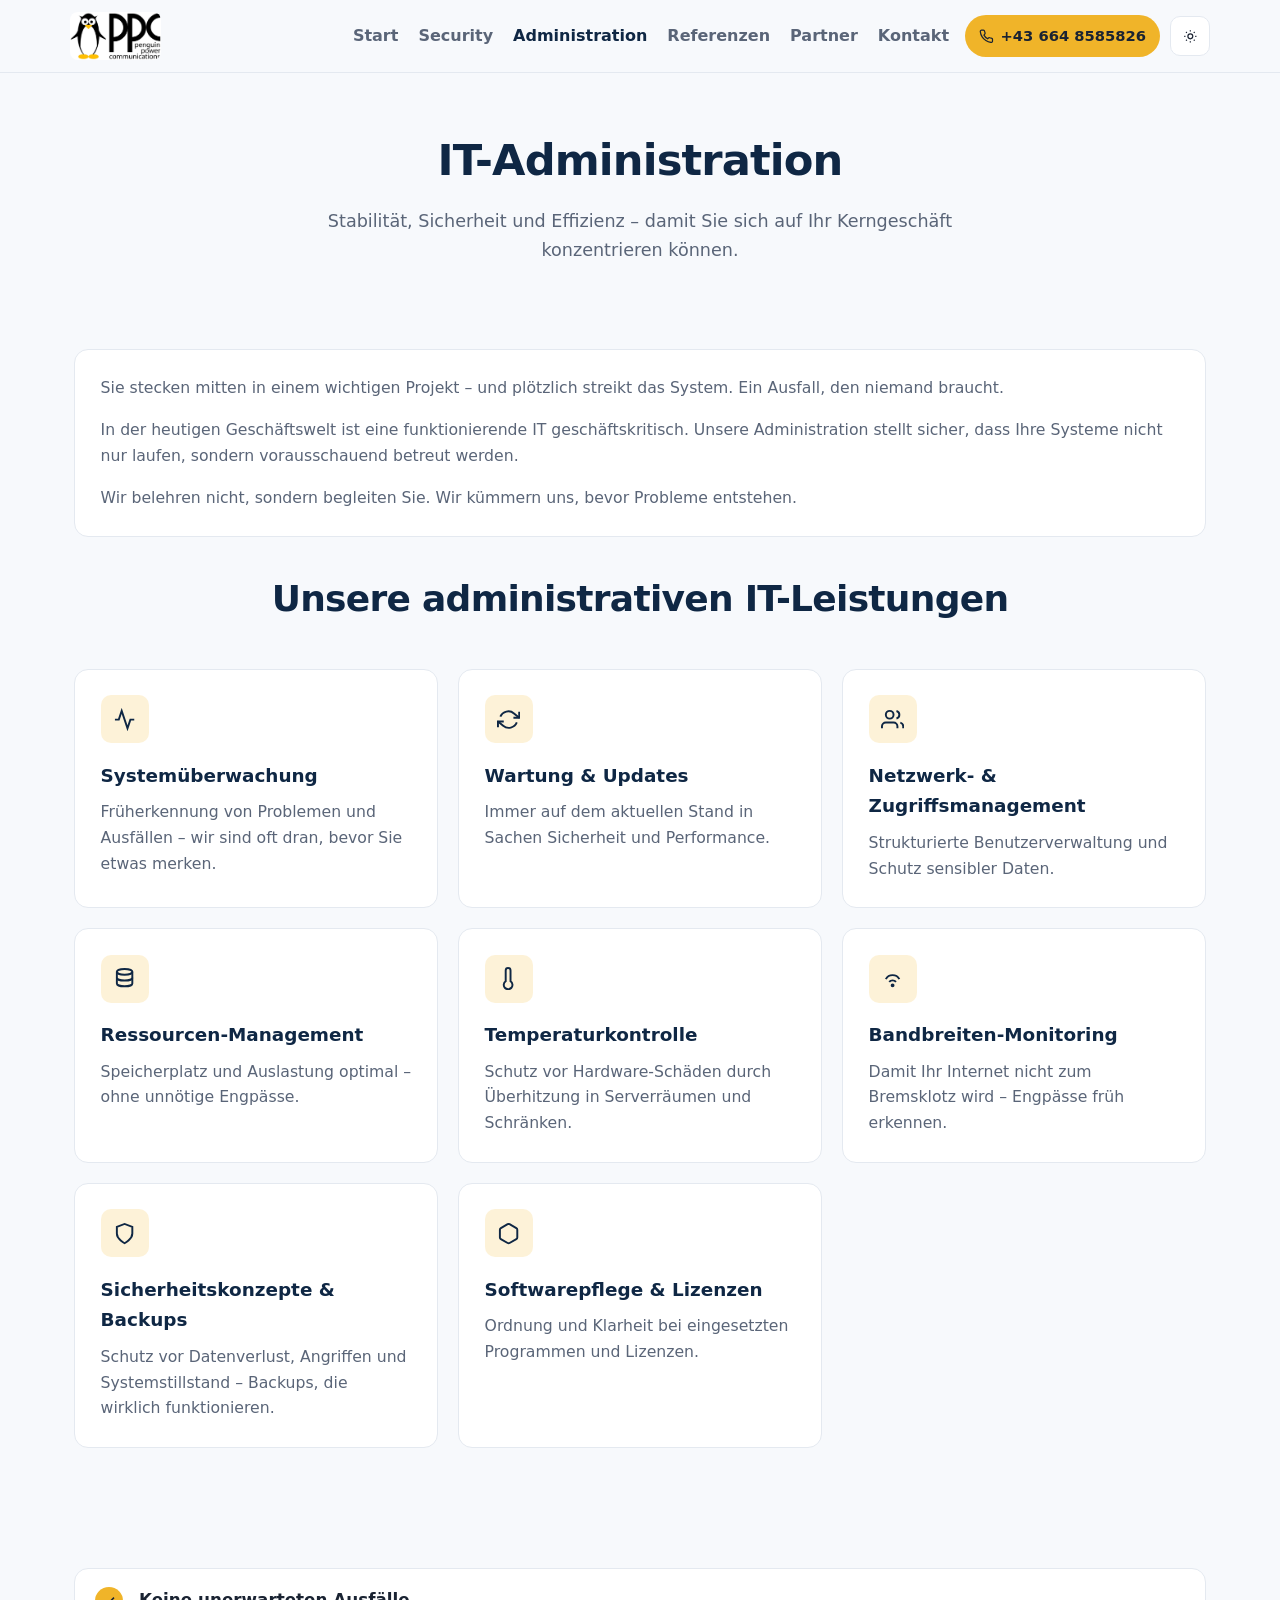
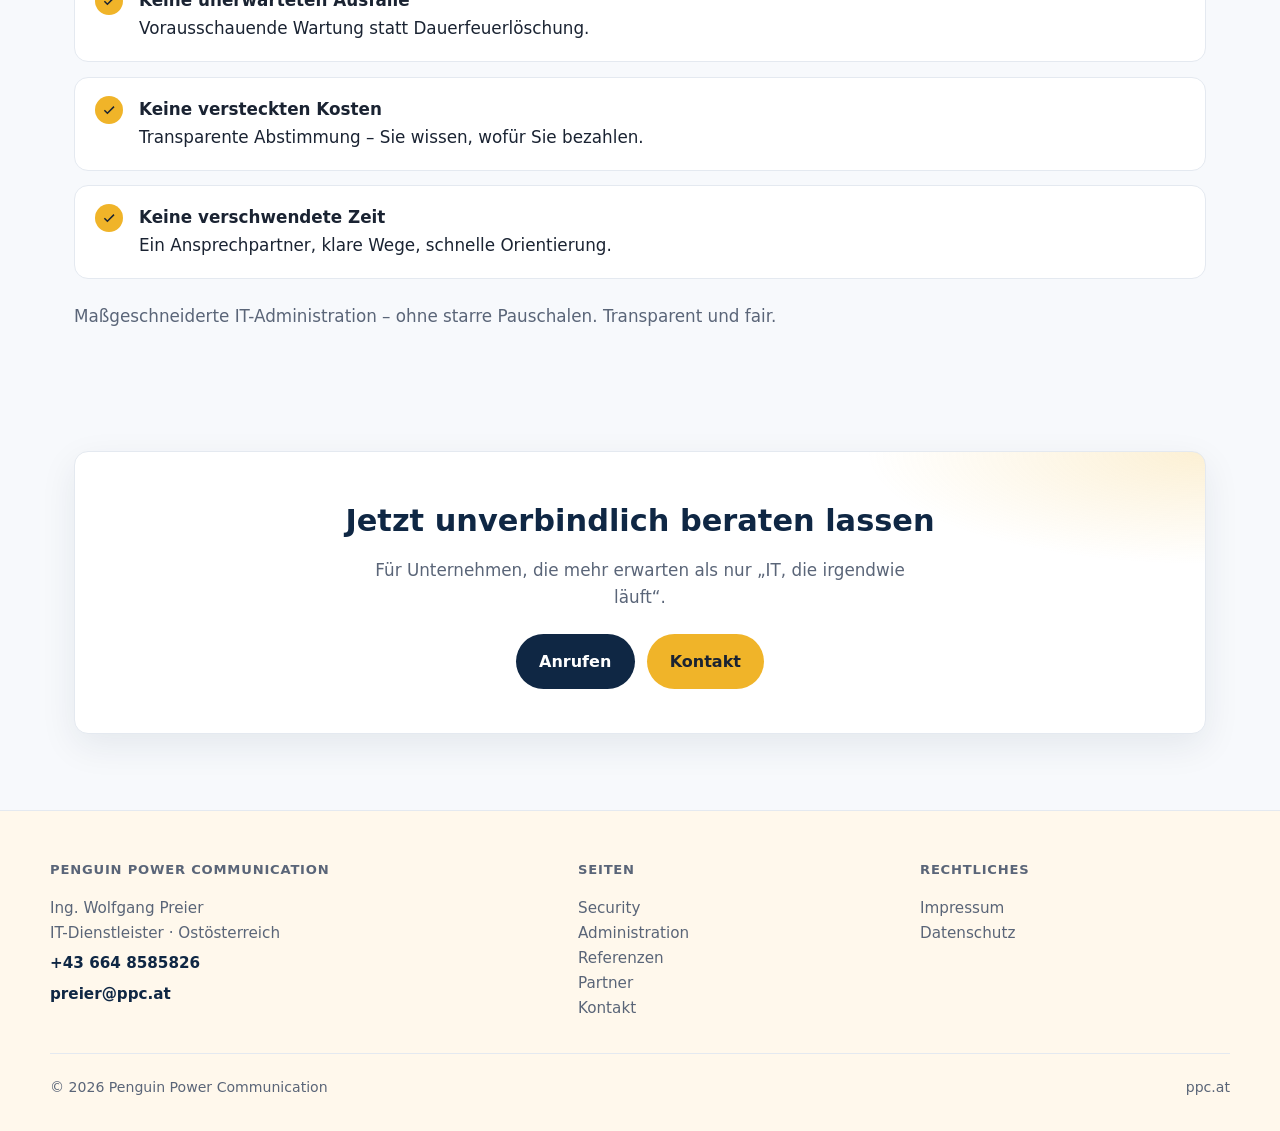
<file: theweb/administration.html>
<!DOCTYPE html>
<html lang="de">
<head>
  <meta charset="UTF-8">
  
  <meta name="referrer" content="strict-origin-when-cross-origin">
  <meta http-equiv="Content-Security-Policy" content="default-src 'self'; base-uri 'self'; object-src 'none'; form-action 'self'; script-src 'self' 'unsafe-inline'; style-src 'self' 'unsafe-inline' https://fonts.bunny.net; font-src 'self' https://fonts.bunny.net data:; img-src 'self' data:; connect-src 'self' https://fonts.bunny.net; worker-src 'self'; manifest-src 'self'; upgrade-insecure-requests">
  <meta http-equiv="X-Content-Type-Options" content="nosniff">
  <script src="assets/js/theme-init.js"></script>
  <meta name="viewport" content="width=device-width, initial-scale=1.0">
  
  <meta name="author" content="Ing. Wolfgang Preier, Penguin Power Communication">
  <meta name="theme-color" content="#f0b429" media="(prefers-color-scheme: light)">
  <meta name="theme-color" content="#0d1b2a" media="(prefers-color-scheme: dark)">
  <link rel="canonical" href="https://ppc.at/administration.html">
  <link rel="icon" href="assets/images/favicon.svg" type="image/svg+xml">
  <link rel="manifest" href="site.webmanifest">
  <link rel="author" type="text/plain" href="humans.txt">
  <meta property="og:type" content="website">
  <meta property="og:locale" content="de_AT">
  <meta property="og:site_name" content="Penguin Power Communication">
  <meta property="og:url" content="https://ppc.at/administration.html">
  <meta property="og:title" content="IT-Administration | Penguin Power Communication">
  <meta property="og:description" content="IT-Administration von Penguin Power Communication – Wartung, Backups, Netzwerk und Betreuung ohne Überraschungen.">
  <meta property="og:image" content="https://ppc.at/assets/images/penguin.jpg">
  <meta name="twitter:card" content="summary_large_image">
  <meta name="twitter:title" content="IT-Administration | Penguin Power Communication">
  <meta name="twitter:description" content="IT-Administration von Penguin Power Communication – Wartung, Backups, Netzwerk und Betreuung ohne Überraschungen.">
  <meta name="twitter:image" content="https://ppc.at/assets/images/penguin.jpg">
  <title>IT-Administration | Penguin Power Communication</title>
  <meta name="description" content="IT-Administration von Penguin Power Communication – Wartung, Backups, Netzwerk und Betreuung ohne Überraschungen.">
  <link rel="preconnect" href="https://fonts.bunny.net">
  <link href="https://fonts.bunny.net/css?family=nunito:400,600,700,800&display=swap" rel="stylesheet">
  <link rel="stylesheet" href="assets/css/style.css">
</head>
<body>
  <a class="skip-link" href="#main">Zum Inhalt springen</a>
  <header class="header">
    <nav class="nav" aria-label="Hauptnavigation">
      <a href="index.html" class="logo">
        <img src="assets/images/logo.jpg" alt="Penguin Power Communication">
      </a>
      <ul class="nav-links">
        <li><a href="index.html">Start</a></li>
        <li><a href="security.html">Security</a></li>
        <li><a href="administration.html" class="active">Administration</a></li>
        <li><a href="referenzen.html">Referenzen</a></li>
        <li><a href="partner.html">Partner</a></li>
        <li><a href="kontakt.html">Kontakt</a></li>
      </ul>
      <div class="nav-actions">
        <a href="tel:+436648585826" class="nav-phone" title="Jetzt anrufen">
          <svg class="icon" viewBox="0 0 24 24" fill="none" stroke="currentColor" stroke-width="2" stroke-linecap="round" stroke-linejoin="round" aria-hidden="true"><path d="M22 16.92v3a2 2 0 0 1-2.18 2 19.79 19.79 0 0 1-8.63-3.07 19.5 19.5 0 0 1-6-6 19.79 19.79 0 0 1-3.07-8.67A2 2 0 0 1 4.11 2h3a2 2 0 0 1 2 1.72c.13.81.36 1.6.68 2.35a2 2 0 0 1-.45 2.11L8.09 9.91a16 16 0 0 0 6 6l1.27-1.27a2 2 0 0 1 2.11-.45c.75.32 1.54.55 2.35.68A2 2 0 0 1 22 16.92z"/></svg>
          <span>+43 664 8585826</span>
        </a>
        <button class="theme-toggle" id="theme-toggle" type="button" aria-label="Dunkelmodus aktivieren">
          <svg class="icon icon-sm icon-sun" viewBox="0 0 24 24" fill="none" stroke="currentColor" stroke-width="2" aria-hidden="true"><circle cx="12" cy="12" r="4"/><path d="M12 2v2M12 20v2M4.93 4.93l1.41 1.41M17.66 17.66l1.41 1.41M2 12h2M20 12h2M4.93 19.07l1.41-1.41M17.66 6.34l1.41-1.41"/></svg>
          <svg class="icon icon-sm icon-moon" viewBox="0 0 24 24" fill="none" stroke="currentColor" stroke-width="2" aria-hidden="true"><path d="M21 14.5A8.5 8.5 0 1 1 9.5 3a7 7 0 0 0 11.5 11.5z"/></svg>
        </button>
        <button class="menu-toggle" type="button" aria-label="Menü öffnen" aria-expanded="false">
          <svg class="icon" viewBox="0 0 24 24" fill="none" stroke="currentColor" stroke-width="2" aria-hidden="true"><path d="M4 6h16M4 12h16M4 18h16"/></svg>
        </button>
      </div>
    </nav>
  </header>

  <main id="main">
    <div class="page-header">
      <h1>IT-Administration</h1>
      <p>Stabilität, Sicherheit und Effizienz – damit Sie sich auf Ihr Kerngeschäft konzentrieren können.</p>
    </div>

    <section class="section">
      <div class="card" style="margin-bottom:2rem;">
        <p>Sie stecken mitten in einem wichtigen Projekt – und plötzlich streikt das System. Ein Ausfall, den niemand braucht.</p>
        <p style="margin-top:1rem;">In der heutigen Geschäftswelt ist eine funktionierende IT geschäftskritisch. Unsere Administration stellt sicher, dass Ihre Systeme nicht nur laufen, sondern vorausschauend betreut werden.</p>
        <p style="margin-top:1rem;">Wir belehren nicht, sondern begleiten Sie. Wir kümmern uns, bevor Probleme entstehen.</p>
      </div>

      <div class="section-header">
        <h2>Unsere administrativen IT-Leistungen</h2>
      </div>
      <div class="grid grid-2">
        <div class="card">
          <div class="card-icon" aria-hidden="true">
            <svg class="icon" viewBox="0 0 24 24" fill="none" stroke="currentColor" stroke-width="2"><path d="M22 12h-4l-3 9L9 3l-3 9H2"/></svg>
          </div>
          <h3>Systemüberwachung</h3>
          <p>Früherkennung von Problemen und Ausfällen – wir sind oft dran, bevor Sie etwas merken.</p>
        </div>
        <div class="card">
          <div class="card-icon" aria-hidden="true">
            <svg class="icon" viewBox="0 0 24 24" fill="none" stroke="currentColor" stroke-width="2"><path d="M23 4v6h-6M1 20v-6h6"/><path d="M3.5 9a9 9 0 0 1 14.1-3.4L23 10M1 14l5.4 4.4A9 9 0 0 0 20.5 15"/></svg>
          </div>
          <h3>Wartung &amp; Updates</h3>
          <p>Immer auf dem aktuellen Stand in Sachen Sicherheit und Performance.</p>
        </div>
        <div class="card">
          <div class="card-icon" aria-hidden="true">
            <svg class="icon" viewBox="0 0 24 24" fill="none" stroke="currentColor" stroke-width="2"><path d="M17 21v-2a4 4 0 0 0-4-4H5a4 4 0 0 0-4 4v2"/><circle cx="9" cy="7" r="4"/><path d="M23 21v-2a4 4 0 0 0-3-3.87M16 3.13a4 4 0 0 1 0 7.75"/></svg>
          </div>
          <h3>Netzwerk- &amp; Zugriffsmanagement</h3>
          <p>Strukturierte Benutzerverwaltung und Schutz sensibler Daten.</p>
        </div>
        <div class="card">
          <div class="card-icon" aria-hidden="true">
            <svg class="icon" viewBox="0 0 24 24" fill="none" stroke="currentColor" stroke-width="2"><ellipse cx="12" cy="5" rx="8" ry="3"/><path d="M4 5v6c0 1.7 3.6 3 8 3s8-1.3 8-3V5"/><path d="M4 11v6c0 1.7 3.6 3 8 3s8-1.3 8-3v-6"/></svg>
          </div>
          <h3>Ressourcen-Management</h3>
          <p>Speicherplatz und Auslastung optimal – ohne unnötige Engpässe.</p>
        </div>
        <div class="card">
          <div class="card-icon" aria-hidden="true">
            <svg class="icon" viewBox="0 0 24 24" fill="none" stroke="currentColor" stroke-width="2"><path d="M14 14.76V3.5a2.5 2.5 0 0 0-5 0v11.26a4.5 4.5 0 1 0 5 0z"/></svg>
          </div>
          <h3>Temperaturkontrolle</h3>
          <p>Schutz vor Hardware-Schäden durch Überhitzung in Serverräumen und Schränken.</p>
        </div>
        <div class="card">
          <div class="card-icon" aria-hidden="true">
            <svg class="icon" viewBox="0 0 24 24" fill="none" stroke="currentColor" stroke-width="2"><path d="M5 12.55a8 8 0 0 1 14 0"/><path d="M8.5 15.5a4.5 4.5 0 0 1 7 0"/><circle cx="12" cy="19" r="1"/></svg>
          </div>
          <h3>Bandbreiten-Monitoring</h3>
          <p>Damit Ihr Internet nicht zum Bremsklotz wird – Engpässe früh erkennen.</p>
        </div>
        <div class="card">
          <div class="card-icon" aria-hidden="true">
            <svg class="icon" viewBox="0 0 24 24" fill="none" stroke="currentColor" stroke-width="2"><path d="M12 22s8-4 8-10V5l-8-3-8 3v7c0 6 8 10 8 10z"/></svg>
          </div>
          <h3>Sicherheitskonzepte &amp; Backups</h3>
          <p>Schutz vor Datenverlust, Angriffen und Systemstillstand – Backups, die wirklich funktionieren.</p>
        </div>
        <div class="card">
          <div class="card-icon" aria-hidden="true">
            <svg class="icon" viewBox="0 0 24 24" fill="none" stroke="currentColor" stroke-width="2"><path d="M21 16V8a2 2 0 0 0-1-1.73l-7-4a2 2 0 0 0-2 0l-7 4A2 2 0 0 0 3 8v8a2 2 0 0 0 1 1.73l7 4a2 2 0 0 0 2 0l7-4A2 2 0 0 0 21 16z"/></svg>
          </div>
          <h3>Softwarepflege &amp; Lizenzen</h3>
          <p>Ordnung und Klarheit bei eingesetzten Programmen und Lizenzen.</p>
        </div>
      </div>
    </section>

    <section class="section">
      <div class="features">
        <div class="feature">
          <div class="feature-check" aria-hidden="true">
            <svg class="icon" viewBox="0 0 24 24" fill="none" stroke="currentColor" stroke-width="2.5"><path d="M20 6 9 17l-5-5"/></svg>
          </div>
          <div>
            <strong>Keine unerwarteten Ausfälle</strong>
            <p>Vorausschauende Wartung statt Dauerfeuerlöschung.</p>
          </div>
        </div>
        <div class="feature">
          <div class="feature-check" aria-hidden="true">
            <svg class="icon" viewBox="0 0 24 24" fill="none" stroke="currentColor" stroke-width="2.5"><path d="M20 6 9 17l-5-5"/></svg>
          </div>
          <div>
            <strong>Keine versteckten Kosten</strong>
            <p>Transparente Abstimmung – Sie wissen, wofür Sie bezahlen.</p>
          </div>
        </div>
        <div class="feature">
          <div class="feature-check" aria-hidden="true">
            <svg class="icon" viewBox="0 0 24 24" fill="none" stroke="currentColor" stroke-width="2.5"><path d="M20 6 9 17l-5-5"/></svg>
          </div>
          <div>
            <strong>Keine verschwendete Zeit</strong>
            <p>Ein Ansprechpartner, klare Wege, schnelle Orientierung.</p>
          </div>
        </div>
      </div>
      <p style="margin-top:1.5rem;color:var(--text-muted);">Maßgeschneiderte IT-Administration – ohne starre Pauschalen. Transparent und fair.</p>
    </section>

    <section class="section">
      <div class="cta">
        <h2>Jetzt unverbindlich beraten lassen</h2>
        <p>Für Unternehmen, die mehr erwarten als nur „IT, die irgendwie läuft“.</p>
        <div class="cta-actions">
          <a href="tel:+436648585826" class="btn btn-phone">Anrufen</a>
          <a href="kontakt.html" class="btn btn-primary">Kontakt</a>
        </div>
      </div>
    </section>
  </main>

  <footer class="footer">
    <div class="footer-inner">
      <div>
        <h4>Penguin Power Communication</h4>
        <p>Ing. Wolfgang Preier<br>IT-Dienstleister · Ostösterreich</p>
        <p><a class="footer-phone" href="tel:+436648585826">+43 664 8585826</a></p>
        <p><a class="footer-mail" href="mailto:preier@ppc.at">preier@ppc.at</a></p>
      </div>
      <div>
        <h4>Seiten</h4>
        <p>
          <a href="security.html">Security</a><br>
          <a href="administration.html">Administration</a><br>
          <a href="referenzen.html">Referenzen</a><br>
          <a href="partner.html">Partner</a><br>
          <a href="kontakt.html">Kontakt</a>
        </p>
      </div>
      <div>
        <h4>Rechtliches</h4>
        <p>
          <a href="impressum.html">Impressum</a><br>
          <a href="impressum.html#datenschutz">Datenschutz</a>
        </p>
      </div>
    </div>
    <div class="footer-bottom">
      <span>© 2026 Penguin Power Communication</span>
      <span>ppc.at</span>
    </div>
  </footer>
  <script src="assets/js/main.js"></script>
</body>
</html>
</file>
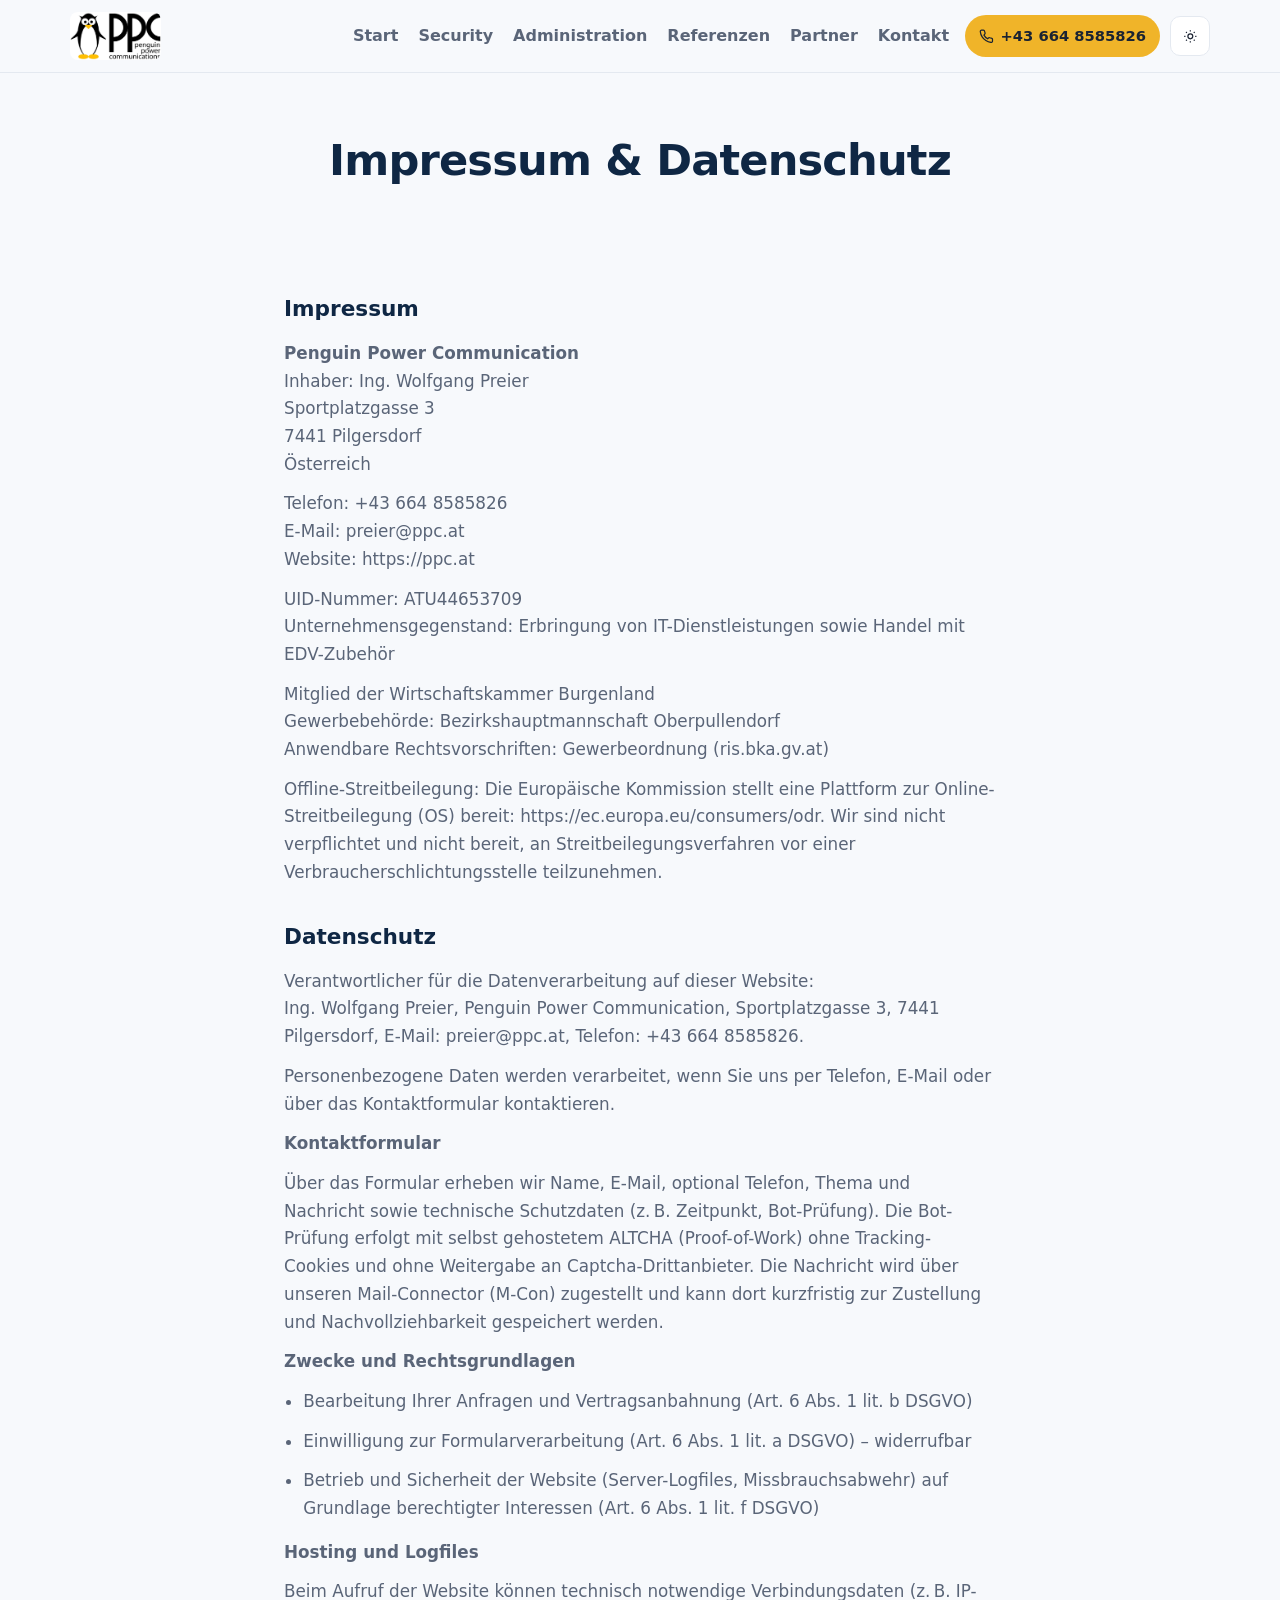
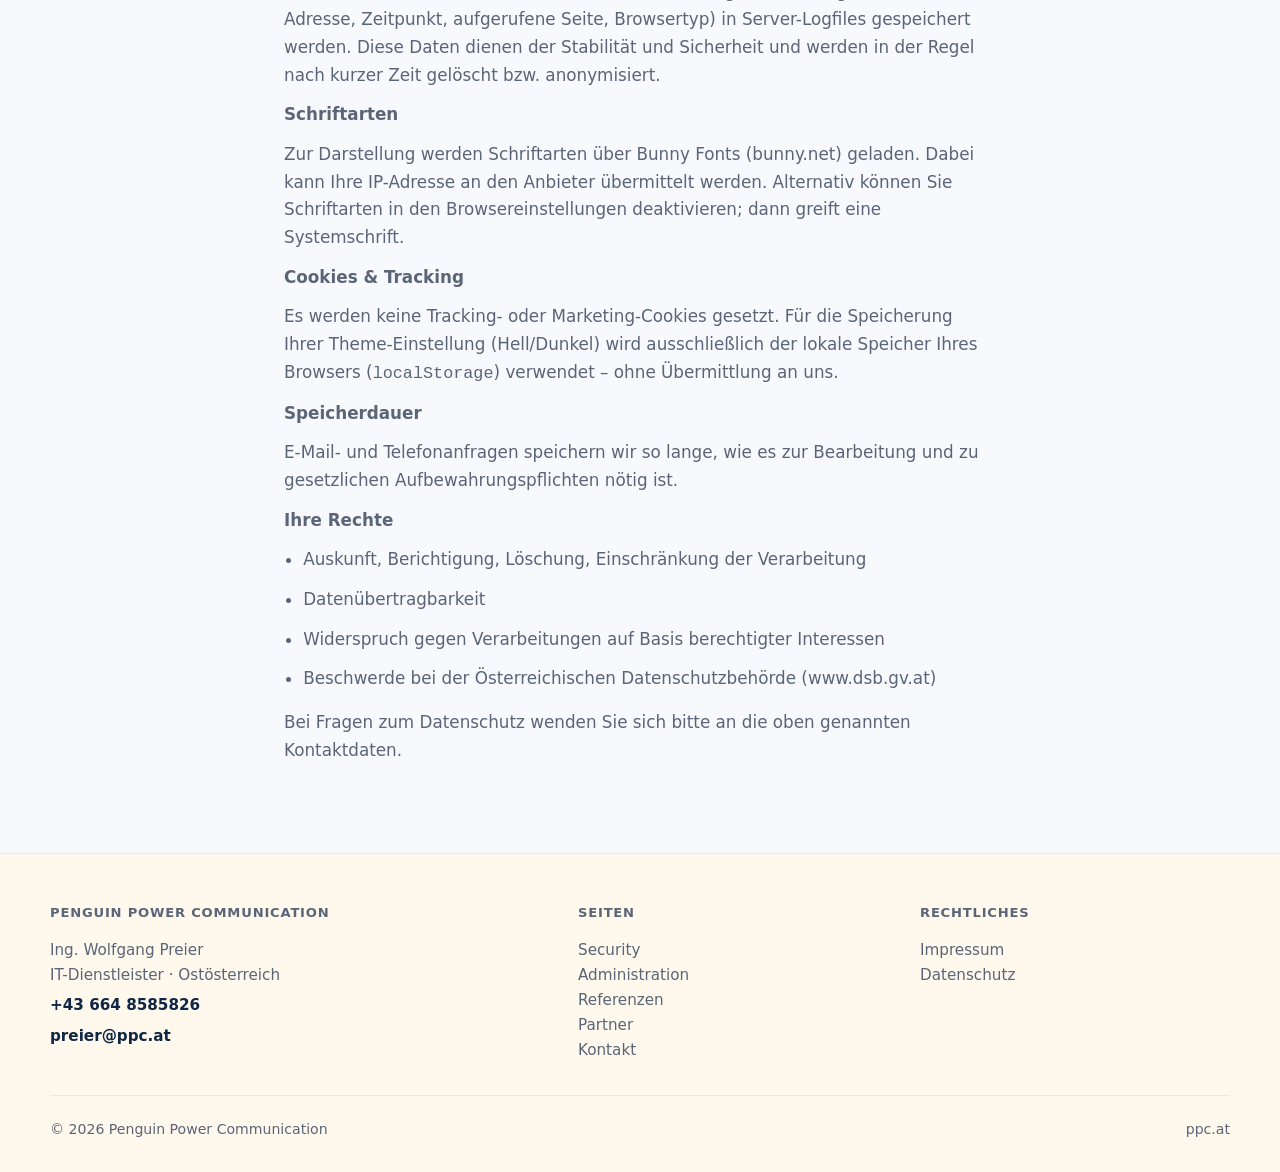
<file: theweb/impressum.html>
<!DOCTYPE html>
<html lang="de">
<head>
  <meta charset="UTF-8">
  
  <meta name="referrer" content="strict-origin-when-cross-origin">
  <meta http-equiv="Content-Security-Policy" content="default-src 'self'; base-uri 'self'; object-src 'none'; form-action 'self'; script-src 'self' 'unsafe-inline'; style-src 'self' 'unsafe-inline' https://fonts.bunny.net; font-src 'self' https://fonts.bunny.net data:; img-src 'self' data:; connect-src 'self' https://fonts.bunny.net; worker-src 'self'; manifest-src 'self'; upgrade-insecure-requests">
  <meta http-equiv="X-Content-Type-Options" content="nosniff">
  <script src="assets/js/theme-init.js"></script>
  <meta name="viewport" content="width=device-width, initial-scale=1.0">
  
  <meta name="author" content="Ing. Wolfgang Preier, Penguin Power Communication">
  <meta name="theme-color" content="#f0b429" media="(prefers-color-scheme: light)">
  <meta name="theme-color" content="#0d1b2a" media="(prefers-color-scheme: dark)">
  <link rel="canonical" href="https://ppc.at/impressum.html">
  <link rel="icon" href="assets/images/favicon.svg" type="image/svg+xml">
  <link rel="manifest" href="site.webmanifest">
  <link rel="author" type="text/plain" href="humans.txt">
  <meta property="og:type" content="website">
  <meta property="og:locale" content="de_AT">
  <meta property="og:site_name" content="Penguin Power Communication">
  <meta property="og:url" content="https://ppc.at/impressum.html">
  <meta property="og:title" content="Impressum & Datenschutz | Penguin Power Communication">
  <meta property="og:description" content="Impressum und Datenschutzerklärung von Penguin Power Communication, Ing. Wolfgang Preier.">
  <meta property="og:image" content="https://ppc.at/assets/images/penguin.jpg">
  <meta name="twitter:card" content="summary_large_image">
  <meta name="twitter:title" content="Impressum & Datenschutz | Penguin Power Communication">
  <meta name="twitter:description" content="Impressum und Datenschutzerklärung von Penguin Power Communication, Ing. Wolfgang Preier.">
  <meta name="twitter:image" content="https://ppc.at/assets/images/penguin.jpg">
  <title>Impressum &amp; Datenschutz | Penguin Power Communication</title>
  <meta name="description" content="Impressum und Datenschutzerklärung von Penguin Power Communication, Ing. Wolfgang Preier.">
  <link rel="preconnect" href="https://fonts.bunny.net">
  <link href="https://fonts.bunny.net/css?family=nunito:400,600,700,800&display=swap" rel="stylesheet">
  <link rel="stylesheet" href="assets/css/style.css">
</head>
<body>
  <a class="skip-link" href="#main">Zum Inhalt springen</a>
  <header class="header">
    <nav class="nav" aria-label="Hauptnavigation">
      <a href="index.html" class="logo">
        <img src="assets/images/logo.jpg" alt="Penguin Power Communication">
      </a>
      <ul class="nav-links">
        <li><a href="index.html">Start</a></li>
        <li><a href="security.html">Security</a></li>
        <li><a href="administration.html">Administration</a></li>
        <li><a href="referenzen.html">Referenzen</a></li>
        <li><a href="partner.html">Partner</a></li>
        <li><a href="kontakt.html">Kontakt</a></li>
      </ul>
      <div class="nav-actions">
        <a href="tel:+436648585826" class="nav-phone" title="Jetzt anrufen">
          <svg class="icon" viewBox="0 0 24 24" fill="none" stroke="currentColor" stroke-width="2" stroke-linecap="round" stroke-linejoin="round" aria-hidden="true"><path d="M22 16.92v3a2 2 0 0 1-2.18 2 19.79 19.79 0 0 1-8.63-3.07 19.5 19.5 0 0 1-6-6 19.79 19.79 0 0 1-3.07-8.67A2 2 0 0 1 4.11 2h3a2 2 0 0 1 2 1.72c.13.81.36 1.6.68 2.35a2 2 0 0 1-.45 2.11L8.09 9.91a16 16 0 0 0 6 6l1.27-1.27a2 2 0 0 1 2.11-.45c.75.32 1.54.55 2.35.68A2 2 0 0 1 22 16.92z"/></svg>
          <span>+43 664 8585826</span>
        </a>
        <button class="theme-toggle" id="theme-toggle" type="button" aria-label="Dunkelmodus aktivieren">
          <svg class="icon icon-sm icon-sun" viewBox="0 0 24 24" fill="none" stroke="currentColor" stroke-width="2" aria-hidden="true"><circle cx="12" cy="12" r="4"/><path d="M12 2v2M12 20v2M4.93 4.93l1.41 1.41M17.66 17.66l1.41 1.41M2 12h2M20 12h2M4.93 19.07l1.41-1.41M17.66 6.34l1.41-1.41"/></svg>
          <svg class="icon icon-sm icon-moon" viewBox="0 0 24 24" fill="none" stroke="currentColor" stroke-width="2" aria-hidden="true"><path d="M21 14.5A8.5 8.5 0 1 1 9.5 3a7 7 0 0 0 11.5 11.5z"/></svg>
        </button>
        <button class="menu-toggle" type="button" aria-label="Menü öffnen" aria-expanded="false">
          <svg class="icon" viewBox="0 0 24 24" fill="none" stroke="currentColor" stroke-width="2" aria-hidden="true"><path d="M4 6h16M4 12h16M4 18h16"/></svg>
        </button>
      </div>
    </nav>
  </header>

  <main id="main">
    <div class="page-header">
      <h1>Impressum &amp; Datenschutz</h1>
    </div>

    <section class="section legal">
      <h2>Impressum</h2>
      <p>
        <strong>Penguin Power Communication</strong><br>
        Inhaber: Ing. Wolfgang Preier<br>
        Sportplatzgasse 3<br>
        7441 Pilgersdorf<br>
        Österreich
      </p>
      <p>
        Telefon: <a href="tel:+436648585826">+43 664 8585826</a><br>
        E-Mail: <a href="mailto:preier@ppc.at">preier@ppc.at</a><br>
        Website: <a href="https://ppc.at">https://ppc.at</a>
      </p>
      <p>
        UID-Nummer: ATU44653709<br>
        Unternehmensgegenstand: Erbringung von IT-Dienstleistungen sowie Handel mit EDV-Zubehör
      </p>
      <p>
        Mitglied der Wirtschaftskammer Burgenland<br>
        Gewerbebehörde: Bezirkshauptmannschaft Oberpullendorf<br>
        Anwendbare Rechtsvorschriften: Gewerbeordnung (<a href="https://www.ris.bka.gv.at" target="_blank" rel="noopener noreferrer">ris.bka.gv.at</a>)
      </p>
      <p>
        Offline-Streitbeilegung: Die Europäische Kommission stellt eine Plattform zur Online-Streitbeilegung (OS) bereit:
        <a href="https://ec.europa.eu/consumers/odr" target="_blank" rel="noopener noreferrer">https://ec.europa.eu/consumers/odr</a>.
        Wir sind nicht verpflichtet und nicht bereit, an Streitbeilegungsverfahren vor einer Verbraucherschlichtungsstelle teilzunehmen.
      </p>

      <h2 id="datenschutz">Datenschutz</h2>
      <p>
        Verantwortlicher für die Datenverarbeitung auf dieser Website:<br>
        Ing. Wolfgang Preier, Penguin Power Communication, Sportplatzgasse 3, 7441 Pilgersdorf,
        E-Mail: <a href="mailto:preier@ppc.at">preier@ppc.at</a>, Telefon: <a href="tel:+436648585826">+43 664 8585826</a>.
      </p>
      <p>
        Personenbezogene Daten werden verarbeitet, wenn Sie uns per Telefon, E-Mail oder über das Kontaktformular kontaktieren.
      </p>
      <p><strong>Kontaktformular</strong></p>
      <p>
        Über das Formular erheben wir Name, E-Mail, optional Telefon, Thema und Nachricht sowie technische Schutzdaten
        (z. B. Zeitpunkt, Bot-Prüfung). Die Bot-Prüfung erfolgt mit selbst gehostetem ALTCHA (Proof-of-Work) ohne Tracking-Cookies
        und ohne Weitergabe an Captcha-Drittanbieter. Die Nachricht wird über unseren Mail-Connector (M-Con) zugestellt und
        kann dort kurzfristig zur Zustellung und Nachvollziehbarkeit gespeichert werden.
      </p>
      <p><strong>Zwecke und Rechtsgrundlagen</strong></p>
      <ul>
        <li>Bearbeitung Ihrer Anfragen und Vertragsanbahnung (Art. 6 Abs. 1 lit. b DSGVO)</li>
        <li>Einwilligung zur Formularverarbeitung (Art. 6 Abs. 1 lit. a DSGVO) – widerrufbar</li>
        <li>Betrieb und Sicherheit der Website (Server-Logfiles, Missbrauchsabwehr) auf Grundlage berechtigter Interessen (Art. 6 Abs. 1 lit. f DSGVO)</li>
      </ul>
      <p><strong>Hosting und Logfiles</strong></p>
      <p>
        Beim Aufruf der Website können technisch notwendige Verbindungsdaten (z. B. IP-Adresse, Zeitpunkt, aufgerufene Seite,
        Browsertyp) in Server-Logfiles gespeichert werden. Diese Daten dienen der Stabilität und Sicherheit und werden in der Regel
        nach kurzer Zeit gelöscht bzw. anonymisiert.
      </p>
      <p><strong>Schriftarten</strong></p>
      <p>
        Zur Darstellung werden Schriftarten über Bunny Fonts (bunny.net) geladen. Dabei kann Ihre IP-Adresse an den Anbieter
        übermittelt werden. Alternativ können Sie Schriftarten in den Browsereinstellungen deaktivieren; dann greift eine Systemschrift.
      </p>
      <p><strong>Cookies &amp; Tracking</strong></p>
      <p>
        Es werden keine Tracking- oder Marketing-Cookies gesetzt. Für die Speicherung Ihrer Theme-Einstellung (Hell/Dunkel)
        wird ausschließlich der lokale Speicher Ihres Browsers (<code>localStorage</code>) verwendet – ohne Übermittlung an uns.
      </p>
      <p><strong>Speicherdauer</strong></p>
      <p>
        E-Mail- und Telefonanfragen speichern wir so lange, wie es zur Bearbeitung und zu gesetzlichen Aufbewahrungspflichten nötig ist.
      </p>
      <p><strong>Ihre Rechte</strong></p>
      <ul>
        <li>Auskunft, Berichtigung, Löschung, Einschränkung der Verarbeitung</li>
        <li>Datenübertragbarkeit</li>
        <li>Widerspruch gegen Verarbeitungen auf Basis berechtigter Interessen</li>
        <li>Beschwerde bei der Österreichischen Datenschutzbehörde (<a href="https://www.dsb.gv.at" target="_blank" rel="noopener noreferrer">www.dsb.gv.at</a>)</li>
      </ul>
      <p>
        Bei Fragen zum Datenschutz wenden Sie sich bitte an die oben genannten Kontaktdaten.
      </p>
    </section>
  </main>

  <footer class="footer">
    <div class="footer-inner">
      <div>
        <h4>Penguin Power Communication</h4>
        <p>Ing. Wolfgang Preier<br>IT-Dienstleister · Ostösterreich</p>
        <p><a class="footer-phone" href="tel:+436648585826">+43 664 8585826</a></p>
        <p><a class="footer-mail" href="mailto:preier@ppc.at">preier@ppc.at</a></p>
      </div>
      <div>
        <h4>Seiten</h4>
        <p>
          <a href="security.html">Security</a><br>
          <a href="administration.html">Administration</a><br>
          <a href="referenzen.html">Referenzen</a><br>
          <a href="partner.html">Partner</a><br>
          <a href="kontakt.html">Kontakt</a>
        </p>
      </div>
      <div>
        <h4>Rechtliches</h4>
        <p>
          <a href="impressum.html">Impressum</a><br>
          <a href="impressum.html#datenschutz">Datenschutz</a>
        </p>
      </div>
    </div>
    <div class="footer-bottom">
      <span>© 2026 Penguin Power Communication</span>
      <span>ppc.at</span>
    </div>
  </footer>
  <script src="assets/js/main.js"></script>
</body>
</html>
</file>
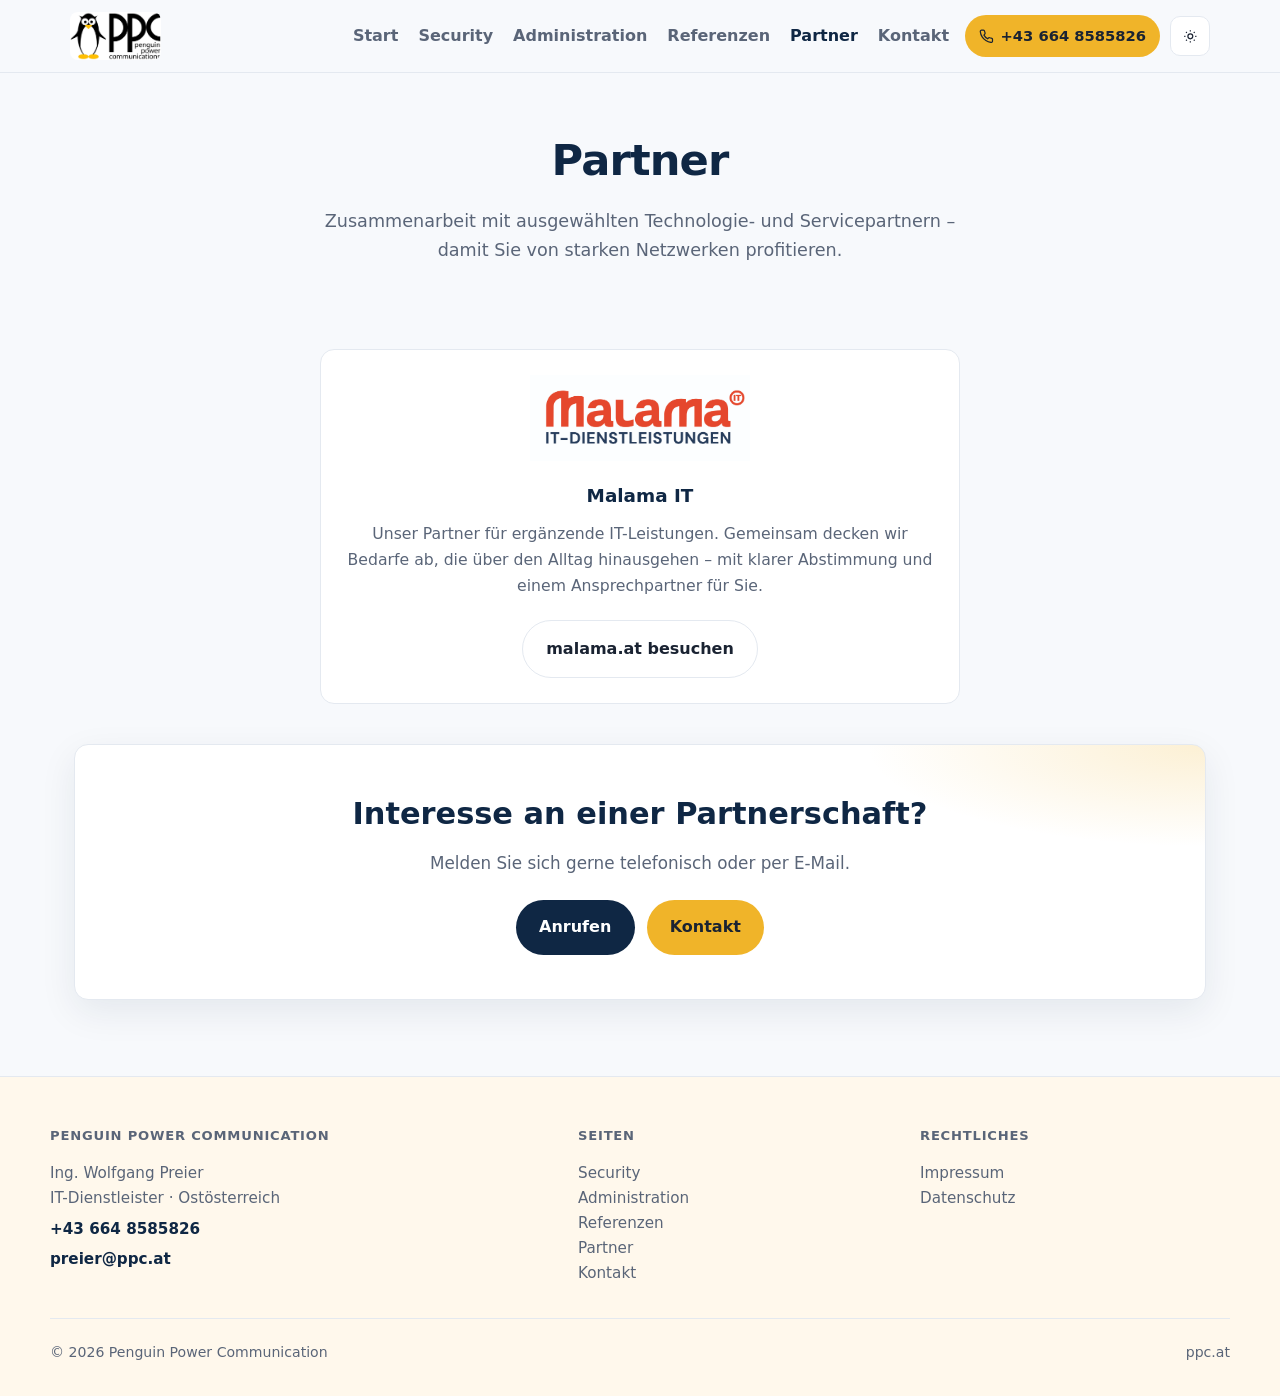
<file: theweb/partner.html>
<!DOCTYPE html>
<html lang="de">
<head>
  <meta charset="UTF-8">
  
  <meta name="referrer" content="strict-origin-when-cross-origin">
  <meta http-equiv="Content-Security-Policy" content="default-src 'self'; base-uri 'self'; object-src 'none'; form-action 'self'; script-src 'self' 'unsafe-inline'; style-src 'self' 'unsafe-inline' https://fonts.bunny.net; font-src 'self' https://fonts.bunny.net data:; img-src 'self' data:; connect-src 'self' https://fonts.bunny.net; worker-src 'self'; manifest-src 'self'; upgrade-insecure-requests">
  <meta http-equiv="X-Content-Type-Options" content="nosniff">
  <script src="assets/js/theme-init.js"></script>
  <meta name="viewport" content="width=device-width, initial-scale=1.0">
  
  <meta name="author" content="Ing. Wolfgang Preier, Penguin Power Communication">
  <meta name="theme-color" content="#f0b429" media="(prefers-color-scheme: light)">
  <meta name="theme-color" content="#0d1b2a" media="(prefers-color-scheme: dark)">
  <link rel="canonical" href="https://ppc.at/partner.html">
  <link rel="icon" href="assets/images/favicon.svg" type="image/svg+xml">
  <link rel="manifest" href="site.webmanifest">
  <link rel="author" type="text/plain" href="humans.txt">
  <meta property="og:type" content="website">
  <meta property="og:locale" content="de_AT">
  <meta property="og:site_name" content="Penguin Power Communication">
  <meta property="og:url" content="https://ppc.at/partner.html">
  <meta property="og:title" content="Partner | Penguin Power Communication">
  <meta property="og:description" content="Partner von Penguin Power Communication – Zusammenarbeit mit Malama IT und ausgewählten Technologiepartnern.">
  <meta property="og:image" content="https://ppc.at/assets/images/penguin.jpg">
  <meta name="twitter:card" content="summary_large_image">
  <meta name="twitter:title" content="Partner | Penguin Power Communication">
  <meta name="twitter:description" content="Partner von Penguin Power Communication – Zusammenarbeit mit Malama IT und ausgewählten Technologiepartnern.">
  <meta name="twitter:image" content="https://ppc.at/assets/images/penguin.jpg">
  <title>Partner | Penguin Power Communication</title>
  <meta name="description" content="Partner von Penguin Power Communication – Zusammenarbeit mit Malama IT und ausgewählten Technologiepartnern.">
  <link rel="preconnect" href="https://fonts.bunny.net">
  <link href="https://fonts.bunny.net/css?family=nunito:400,600,700,800&display=swap" rel="stylesheet">
  <link rel="stylesheet" href="assets/css/style.css">
</head>
<body>
  <a class="skip-link" href="#main">Zum Inhalt springen</a>
  <header class="header">
    <nav class="nav" aria-label="Hauptnavigation">
      <a href="index.html" class="logo">
        <img src="assets/images/logo.jpg" alt="Penguin Power Communication">
      </a>
      <ul class="nav-links">
        <li><a href="index.html">Start</a></li>
        <li><a href="security.html">Security</a></li>
        <li><a href="administration.html">Administration</a></li>
        <li><a href="referenzen.html">Referenzen</a></li>
        <li><a href="partner.html" class="active">Partner</a></li>
        <li><a href="kontakt.html">Kontakt</a></li>
      </ul>
      <div class="nav-actions">
        <a href="tel:+436648585826" class="nav-phone" title="Jetzt anrufen">
          <svg class="icon" viewBox="0 0 24 24" fill="none" stroke="currentColor" stroke-width="2" stroke-linecap="round" stroke-linejoin="round" aria-hidden="true"><path d="M22 16.92v3a2 2 0 0 1-2.18 2 19.79 19.79 0 0 1-8.63-3.07 19.5 19.5 0 0 1-6-6 19.79 19.79 0 0 1-3.07-8.67A2 2 0 0 1 4.11 2h3a2 2 0 0 1 2 1.72c.13.81.36 1.6.68 2.35a2 2 0 0 1-.45 2.11L8.09 9.91a16 16 0 0 0 6 6l1.27-1.27a2 2 0 0 1 2.11-.45c.75.32 1.54.55 2.35.68A2 2 0 0 1 22 16.92z"/></svg>
          <span>+43 664 8585826</span>
        </a>
        <button class="theme-toggle" id="theme-toggle" type="button" aria-label="Dunkelmodus aktivieren">
          <svg class="icon icon-sm icon-sun" viewBox="0 0 24 24" fill="none" stroke="currentColor" stroke-width="2" aria-hidden="true"><circle cx="12" cy="12" r="4"/><path d="M12 2v2M12 20v2M4.93 4.93l1.41 1.41M17.66 17.66l1.41 1.41M2 12h2M20 12h2M4.93 19.07l1.41-1.41M17.66 6.34l1.41-1.41"/></svg>
          <svg class="icon icon-sm icon-moon" viewBox="0 0 24 24" fill="none" stroke="currentColor" stroke-width="2" aria-hidden="true"><path d="M21 14.5A8.5 8.5 0 1 1 9.5 3a7 7 0 0 0 11.5 11.5z"/></svg>
        </button>
        <button class="menu-toggle" type="button" aria-label="Menü öffnen" aria-expanded="false">
          <svg class="icon" viewBox="0 0 24 24" fill="none" stroke="currentColor" stroke-width="2" aria-hidden="true"><path d="M4 6h16M4 12h16M4 18h16"/></svg>
        </button>
      </div>
    </nav>
  </header>

  <main id="main">
    <div class="page-header">
      <h1>Partner</h1>
      <p>Zusammenarbeit mit ausgewählten Technologie- und Servicepartnern – damit Sie von starken Netzwerken profitieren.</p>
    </div>

    <section class="section">
      <div class="card" style="max-width:640px;margin:0 auto;text-align:center;">
        <img src="assets/images/Malama_IT_Logo.jpg" alt="Malama IT Logo" class="partner-logo" width="220" height="86" loading="lazy">
        <h3>Malama IT</h3>
        <p style="color:var(--text-muted);margin-top:0.6rem;">
          Unser Partner für ergänzende IT-Leistungen. Gemeinsam decken wir Bedarfe ab, die über den Alltag hinausgehen –
          mit klarer Abstimmung und einem Ansprechpartner für Sie.
        </p>
        <a href="https://malama.at" class="btn btn-outline" style="margin-top:1.35rem;" target="_blank" rel="noopener noreferrer">malama.at besuchen</a>
      </div>

      <div class="cta" style="margin-top:2.5rem;">
        <h2>Interesse an einer Partnerschaft?</h2>
        <p>Melden Sie sich gerne telefonisch oder per E-Mail.</p>
        <div class="cta-actions">
          <a href="tel:+436648585826" class="btn btn-phone">Anrufen</a>
          <a href="kontakt.html" class="btn btn-primary">Kontakt</a>
        </div>
      </div>
    </section>
  </main>

  <footer class="footer">
    <div class="footer-inner">
      <div>
        <h4>Penguin Power Communication</h4>
        <p>Ing. Wolfgang Preier<br>IT-Dienstleister · Ostösterreich</p>
        <p><a class="footer-phone" href="tel:+436648585826">+43 664 8585826</a></p>
        <p><a class="footer-mail" href="mailto:preier@ppc.at">preier@ppc.at</a></p>
      </div>
      <div>
        <h4>Seiten</h4>
        <p>
          <a href="security.html">Security</a><br>
          <a href="administration.html">Administration</a><br>
          <a href="referenzen.html">Referenzen</a><br>
          <a href="partner.html">Partner</a><br>
          <a href="kontakt.html">Kontakt</a>
        </p>
      </div>
      <div>
        <h4>Rechtliches</h4>
        <p>
          <a href="impressum.html">Impressum</a><br>
          <a href="impressum.html#datenschutz">Datenschutz</a>
        </p>
      </div>
    </div>
    <div class="footer-bottom">
      <span>© 2026 Penguin Power Communication</span>
      <span>ppc.at</span>
    </div>
  </footer>
  <script src="assets/js/main.js"></script>
</body>
</html>
</file>
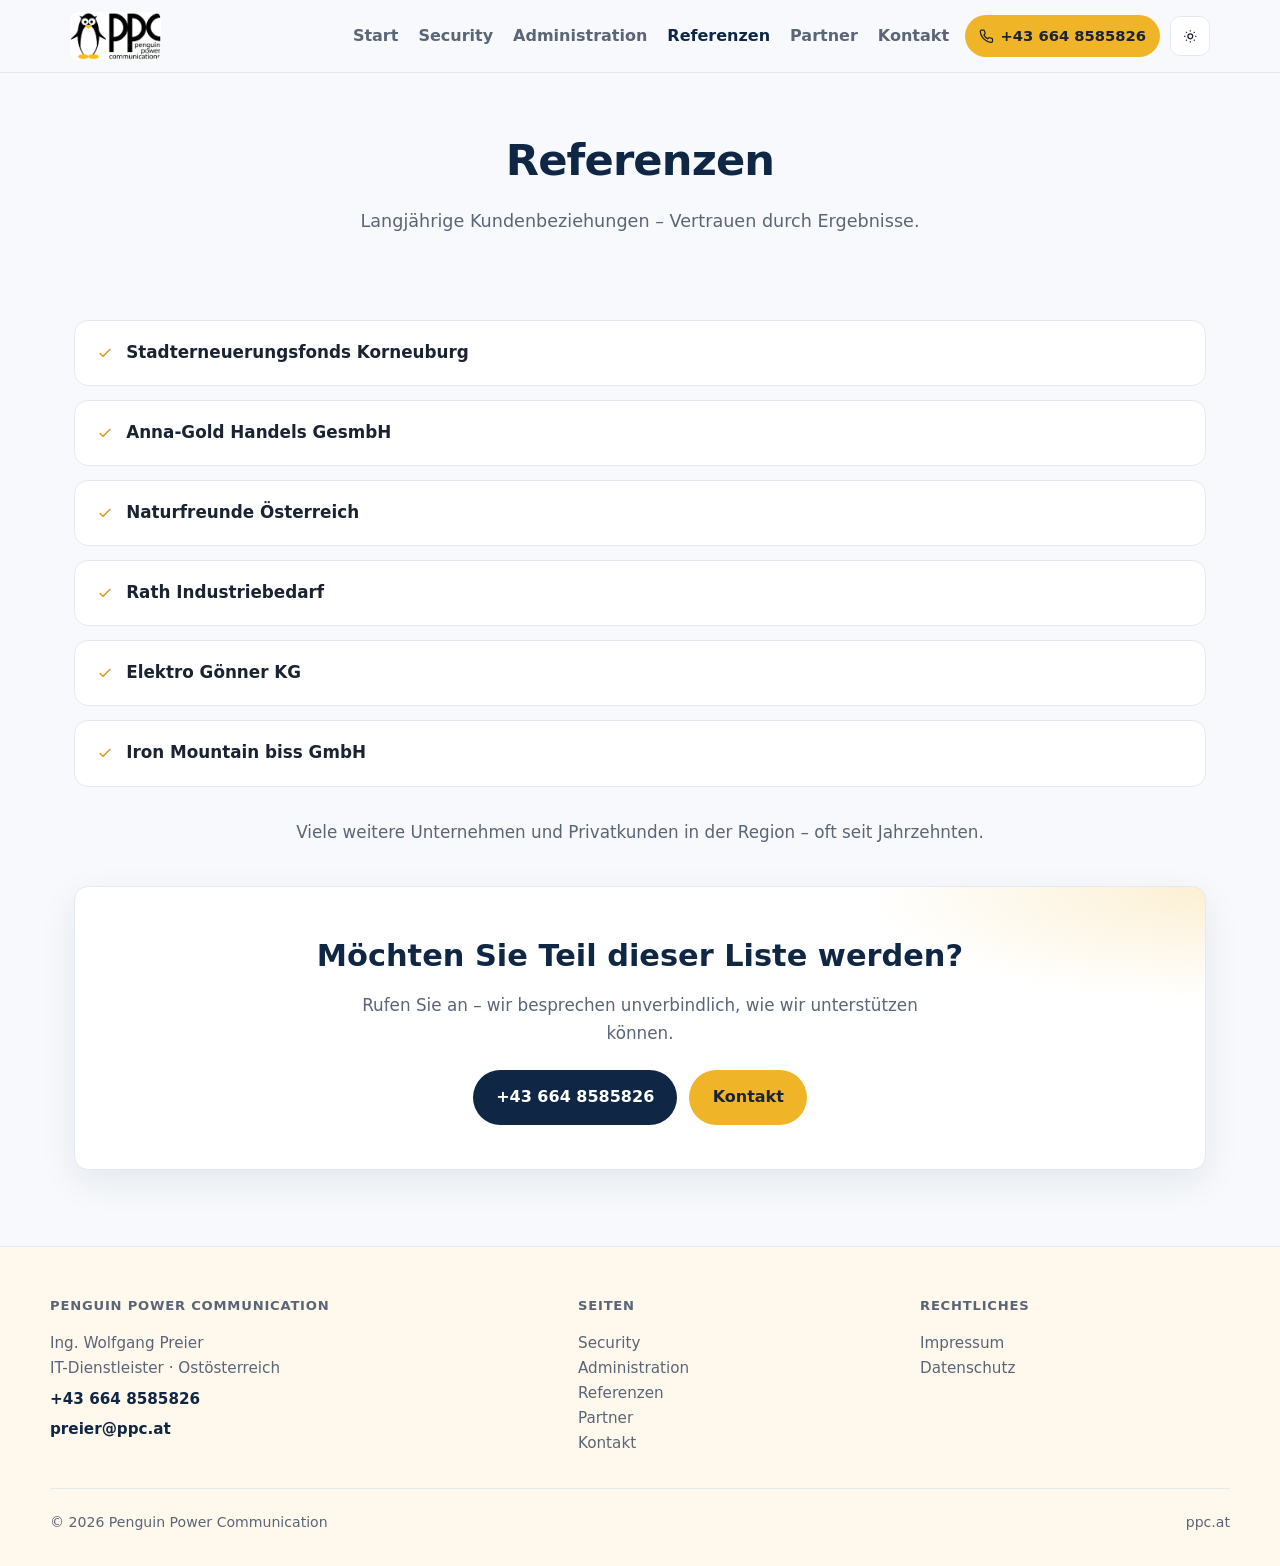
<file: theweb/referenzen.html>
<!DOCTYPE html>
<html lang="de">
<head>
  <meta charset="UTF-8">
  
  <meta name="referrer" content="strict-origin-when-cross-origin">
  <meta http-equiv="Content-Security-Policy" content="default-src 'self'; base-uri 'self'; object-src 'none'; form-action 'self'; script-src 'self' 'unsafe-inline'; style-src 'self' 'unsafe-inline' https://fonts.bunny.net; font-src 'self' https://fonts.bunny.net data:; img-src 'self' data:; connect-src 'self' https://fonts.bunny.net; worker-src 'self'; manifest-src 'self'; upgrade-insecure-requests">
  <meta http-equiv="X-Content-Type-Options" content="nosniff">
  <script src="assets/js/theme-init.js"></script>
  <meta name="viewport" content="width=device-width, initial-scale=1.0">
  
  <meta name="author" content="Ing. Wolfgang Preier, Penguin Power Communication">
  <meta name="theme-color" content="#f0b429" media="(prefers-color-scheme: light)">
  <meta name="theme-color" content="#0d1b2a" media="(prefers-color-scheme: dark)">
  <link rel="canonical" href="https://ppc.at/referenzen.html">
  <link rel="icon" href="assets/images/favicon.svg" type="image/svg+xml">
  <link rel="manifest" href="site.webmanifest">
  <link rel="author" type="text/plain" href="humans.txt">
  <meta property="og:type" content="website">
  <meta property="og:locale" content="de_AT">
  <meta property="og:site_name" content="Penguin Power Communication">
  <meta property="og:url" content="https://ppc.at/referenzen.html">
  <meta property="og:title" content="Referenzen | Penguin Power Communication">
  <meta property="og:description" content="Referenzen von Penguin Power Communication – langjährige Kundenbeziehungen in Ostösterreich.">
  <meta property="og:image" content="https://ppc.at/assets/images/penguin.jpg">
  <meta name="twitter:card" content="summary_large_image">
  <meta name="twitter:title" content="Referenzen | Penguin Power Communication">
  <meta name="twitter:description" content="Referenzen von Penguin Power Communication – langjährige Kundenbeziehungen in Ostösterreich.">
  <meta name="twitter:image" content="https://ppc.at/assets/images/penguin.jpg">
  <title>Referenzen | Penguin Power Communication</title>
  <meta name="description" content="Referenzen von Penguin Power Communication – langjährige Kundenbeziehungen in Ostösterreich.">
  <link rel="preconnect" href="https://fonts.bunny.net">
  <link href="https://fonts.bunny.net/css?family=nunito:400,600,700,800&display=swap" rel="stylesheet">
  <link rel="stylesheet" href="assets/css/style.css">
</head>
<body>
  <a class="skip-link" href="#main">Zum Inhalt springen</a>
  <header class="header">
    <nav class="nav" aria-label="Hauptnavigation">
      <a href="index.html" class="logo">
        <img src="assets/images/logo.jpg" alt="Penguin Power Communication">
      </a>
      <ul class="nav-links">
        <li><a href="index.html">Start</a></li>
        <li><a href="security.html">Security</a></li>
        <li><a href="administration.html">Administration</a></li>
        <li><a href="referenzen.html" class="active">Referenzen</a></li>
        <li><a href="partner.html">Partner</a></li>
        <li><a href="kontakt.html">Kontakt</a></li>
      </ul>
      <div class="nav-actions">
        <a href="tel:+436648585826" class="nav-phone" title="Jetzt anrufen">
          <svg class="icon" viewBox="0 0 24 24" fill="none" stroke="currentColor" stroke-width="2" stroke-linecap="round" stroke-linejoin="round" aria-hidden="true"><path d="M22 16.92v3a2 2 0 0 1-2.18 2 19.79 19.79 0 0 1-8.63-3.07 19.5 19.5 0 0 1-6-6 19.79 19.79 0 0 1-3.07-8.67A2 2 0 0 1 4.11 2h3a2 2 0 0 1 2 1.72c.13.81.36 1.6.68 2.35a2 2 0 0 1-.45 2.11L8.09 9.91a16 16 0 0 0 6 6l1.27-1.27a2 2 0 0 1 2.11-.45c.75.32 1.54.55 2.35.68A2 2 0 0 1 22 16.92z"/></svg>
          <span>+43 664 8585826</span>
        </a>
        <button class="theme-toggle" id="theme-toggle" type="button" aria-label="Dunkelmodus aktivieren">
          <svg class="icon icon-sm icon-sun" viewBox="0 0 24 24" fill="none" stroke="currentColor" stroke-width="2" aria-hidden="true"><circle cx="12" cy="12" r="4"/><path d="M12 2v2M12 20v2M4.93 4.93l1.41 1.41M17.66 17.66l1.41 1.41M2 12h2M20 12h2M4.93 19.07l1.41-1.41M17.66 6.34l1.41-1.41"/></svg>
          <svg class="icon icon-sm icon-moon" viewBox="0 0 24 24" fill="none" stroke="currentColor" stroke-width="2" aria-hidden="true"><path d="M21 14.5A8.5 8.5 0 1 1 9.5 3a7 7 0 0 0 11.5 11.5z"/></svg>
        </button>
        <button class="menu-toggle" type="button" aria-label="Menü öffnen" aria-expanded="false">
          <svg class="icon" viewBox="0 0 24 24" fill="none" stroke="currentColor" stroke-width="2" aria-hidden="true"><path d="M4 6h16M4 12h16M4 18h16"/></svg>
        </button>
      </div>
    </nav>
  </header>

  <main id="main">
    <div class="page-header">
      <h1>Referenzen</h1>
      <p>Langjährige Kundenbeziehungen – Vertrauen durch Ergebnisse.</p>
    </div>

    <section class="section">
      <div class="ref-list">
        <div class="ref-item">
          <svg class="icon" viewBox="0 0 24 24" fill="none" stroke="currentColor" stroke-width="2" aria-hidden="true"><path d="M20 6 9 17l-5-5"/></svg>
          Stadterneuerungsfonds Korneuburg
        </div>
        <div class="ref-item">
          <svg class="icon" viewBox="0 0 24 24" fill="none" stroke="currentColor" stroke-width="2" aria-hidden="true"><path d="M20 6 9 17l-5-5"/></svg>
          Anna-Gold Handels GesmbH
        </div>
        <div class="ref-item">
          <svg class="icon" viewBox="0 0 24 24" fill="none" stroke="currentColor" stroke-width="2" aria-hidden="true"><path d="M20 6 9 17l-5-5"/></svg>
          Naturfreunde Österreich
        </div>
        <div class="ref-item">
          <svg class="icon" viewBox="0 0 24 24" fill="none" stroke="currentColor" stroke-width="2" aria-hidden="true"><path d="M20 6 9 17l-5-5"/></svg>
          Rath Industriebedarf
        </div>
        <div class="ref-item">
          <svg class="icon" viewBox="0 0 24 24" fill="none" stroke="currentColor" stroke-width="2" aria-hidden="true"><path d="M20 6 9 17l-5-5"/></svg>
          Elektro Gönner KG
        </div>
        <div class="ref-item">
          <svg class="icon" viewBox="0 0 24 24" fill="none" stroke="currentColor" stroke-width="2" aria-hidden="true"><path d="M20 6 9 17l-5-5"/></svg>
          Iron Mountain biss GmbH
        </div>
      </div>
      <p style="margin-top:2rem;color:var(--text-muted);text-align:center;">Viele weitere Unternehmen und Privatkunden in der Region – oft seit Jahrzehnten.</p>

      <div class="cta" style="margin-top:2.5rem;">
        <h2>Möchten Sie Teil dieser Liste werden?</h2>
        <p>Rufen Sie an – wir besprechen unverbindlich, wie wir unterstützen können.</p>
        <div class="cta-actions">
          <a href="tel:+436648585826" class="btn btn-phone">+43 664 8585826</a>
          <a href="kontakt.html" class="btn btn-primary">Kontakt</a>
        </div>
      </div>
    </section>
  </main>

  <footer class="footer">
    <div class="footer-inner">
      <div>
        <h4>Penguin Power Communication</h4>
        <p>Ing. Wolfgang Preier<br>IT-Dienstleister · Ostösterreich</p>
        <p><a class="footer-phone" href="tel:+436648585826">+43 664 8585826</a></p>
        <p><a class="footer-mail" href="mailto:preier@ppc.at">preier@ppc.at</a></p>
      </div>
      <div>
        <h4>Seiten</h4>
        <p>
          <a href="security.html">Security</a><br>
          <a href="administration.html">Administration</a><br>
          <a href="referenzen.html">Referenzen</a><br>
          <a href="partner.html">Partner</a><br>
          <a href="kontakt.html">Kontakt</a>
        </p>
      </div>
      <div>
        <h4>Rechtliches</h4>
        <p>
          <a href="impressum.html">Impressum</a><br>
          <a href="impressum.html#datenschutz">Datenschutz</a>
        </p>
      </div>
    </div>
    <div class="footer-bottom">
      <span>© 2026 Penguin Power Communication</span>
      <span>ppc.at</span>
    </div>
  </footer>
  <script src="assets/js/main.js"></script>
</body>
</html>
</file>
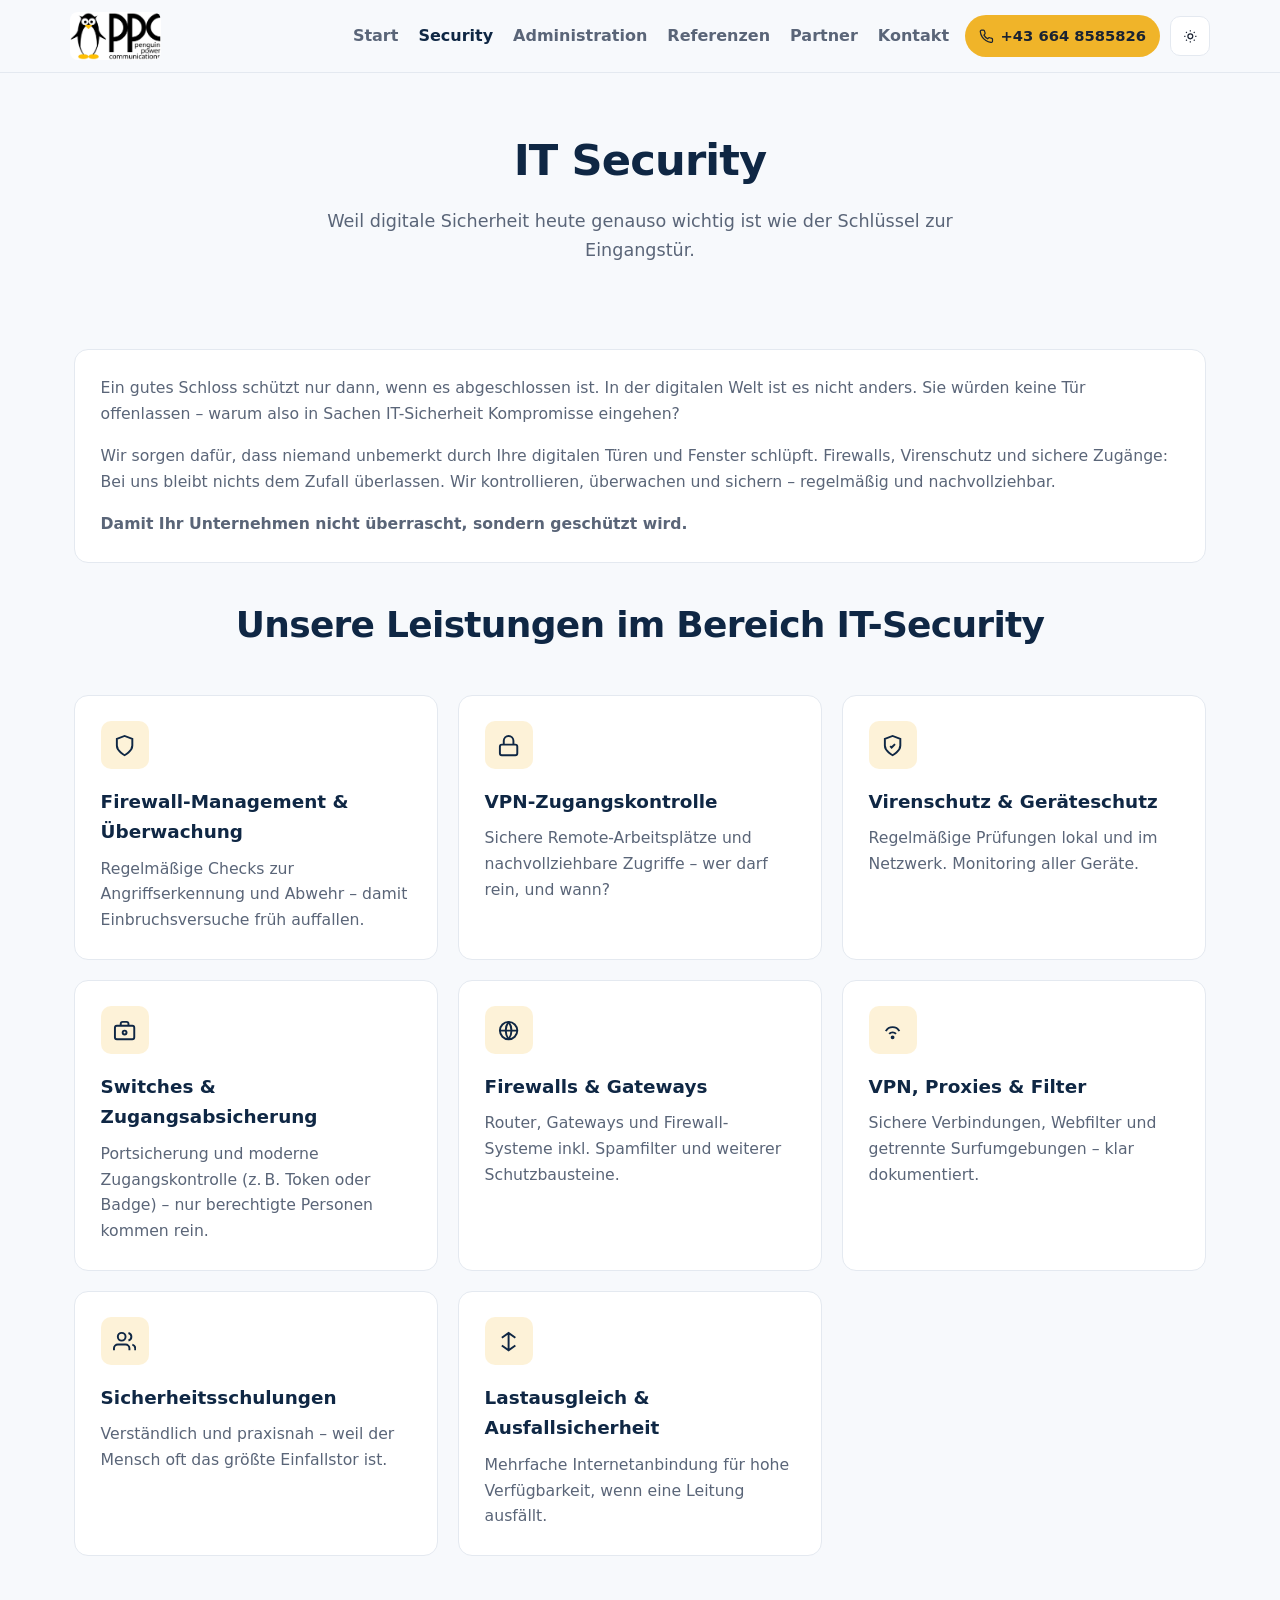
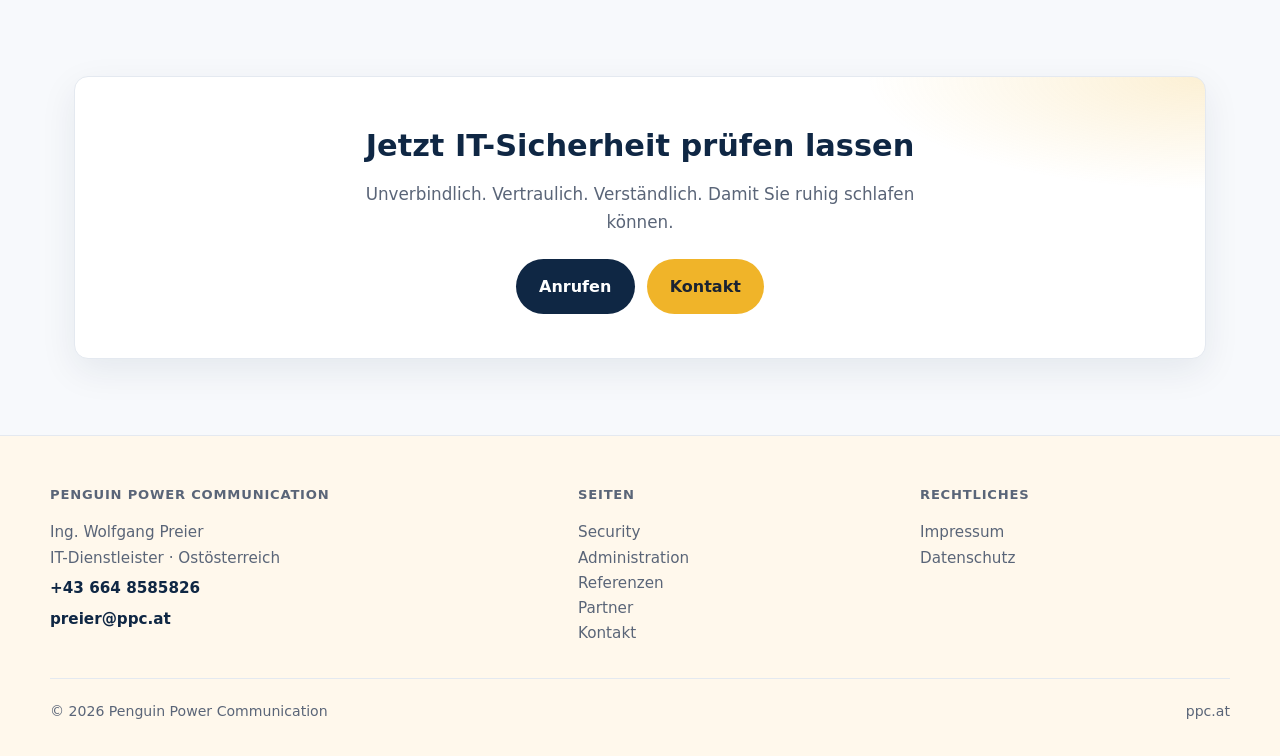
<file: theweb/security.html>
<!DOCTYPE html>
<html lang="de">
<head>
  <meta charset="UTF-8">
  
  <meta name="referrer" content="strict-origin-when-cross-origin">
  <meta http-equiv="Content-Security-Policy" content="default-src 'self'; base-uri 'self'; object-src 'none'; form-action 'self'; script-src 'self' 'unsafe-inline'; style-src 'self' 'unsafe-inline' https://fonts.bunny.net; font-src 'self' https://fonts.bunny.net data:; img-src 'self' data:; connect-src 'self' https://fonts.bunny.net; worker-src 'self'; manifest-src 'self'; upgrade-insecure-requests">
  <meta http-equiv="X-Content-Type-Options" content="nosniff">
  <script src="assets/js/theme-init.js"></script>
  <meta name="viewport" content="width=device-width, initial-scale=1.0">
  
  <meta name="author" content="Ing. Wolfgang Preier, Penguin Power Communication">
  <meta name="theme-color" content="#f0b429" media="(prefers-color-scheme: light)">
  <meta name="theme-color" content="#0d1b2a" media="(prefers-color-scheme: dark)">
  <link rel="canonical" href="https://ppc.at/security.html">
  <link rel="icon" href="assets/images/favicon.svg" type="image/svg+xml">
  <link rel="manifest" href="site.webmanifest">
  <link rel="author" type="text/plain" href="humans.txt">
  <meta property="og:type" content="website">
  <meta property="og:locale" content="de_AT">
  <meta property="og:site_name" content="Penguin Power Communication">
  <meta property="og:url" content="https://ppc.at/security.html">
  <meta property="og:title" content="IT Security | Penguin Power Communication">
  <meta property="og:description" content="IT-Security von Penguin Power Communication – Firewalls, Virenschutz, VPN und Schulungen, verständlich und zuverlässig.">
  <meta property="og:image" content="https://ppc.at/assets/images/penguin.jpg">
  <meta name="twitter:card" content="summary_large_image">
  <meta name="twitter:title" content="IT Security | Penguin Power Communication">
  <meta name="twitter:description" content="IT-Security von Penguin Power Communication – Firewalls, Virenschutz, VPN und Schulungen, verständlich und zuverlässig.">
  <meta name="twitter:image" content="https://ppc.at/assets/images/penguin.jpg">
  <title>IT Security | Penguin Power Communication</title>
  <meta name="description" content="IT-Security von Penguin Power Communication – Firewalls, Virenschutz, VPN und Schulungen, verständlich und zuverlässig.">
  <link rel="preconnect" href="https://fonts.bunny.net">
  <link href="https://fonts.bunny.net/css?family=nunito:400,600,700,800&display=swap" rel="stylesheet">
  <link rel="stylesheet" href="assets/css/style.css">
</head>
<body>
  <a class="skip-link" href="#main">Zum Inhalt springen</a>
  <header class="header">
    <nav class="nav" aria-label="Hauptnavigation">
      <a href="index.html" class="logo">
        <img src="assets/images/logo.jpg" alt="Penguin Power Communication">
      </a>
      <ul class="nav-links">
        <li><a href="index.html">Start</a></li>
        <li><a href="security.html" class="active">Security</a></li>
        <li><a href="administration.html">Administration</a></li>
        <li><a href="referenzen.html">Referenzen</a></li>
        <li><a href="partner.html">Partner</a></li>
        <li><a href="kontakt.html">Kontakt</a></li>
      </ul>
      <div class="nav-actions">
        <a href="tel:+436648585826" class="nav-phone" title="Jetzt anrufen">
          <svg class="icon" viewBox="0 0 24 24" fill="none" stroke="currentColor" stroke-width="2" stroke-linecap="round" stroke-linejoin="round" aria-hidden="true"><path d="M22 16.92v3a2 2 0 0 1-2.18 2 19.79 19.79 0 0 1-8.63-3.07 19.5 19.5 0 0 1-6-6 19.79 19.79 0 0 1-3.07-8.67A2 2 0 0 1 4.11 2h3a2 2 0 0 1 2 1.72c.13.81.36 1.6.68 2.35a2 2 0 0 1-.45 2.11L8.09 9.91a16 16 0 0 0 6 6l1.27-1.27a2 2 0 0 1 2.11-.45c.75.32 1.54.55 2.35.68A2 2 0 0 1 22 16.92z"/></svg>
          <span>+43 664 8585826</span>
        </a>
        <button class="theme-toggle" id="theme-toggle" type="button" aria-label="Dunkelmodus aktivieren">
          <svg class="icon icon-sm icon-sun" viewBox="0 0 24 24" fill="none" stroke="currentColor" stroke-width="2" aria-hidden="true"><circle cx="12" cy="12" r="4"/><path d="M12 2v2M12 20v2M4.93 4.93l1.41 1.41M17.66 17.66l1.41 1.41M2 12h2M20 12h2M4.93 19.07l1.41-1.41M17.66 6.34l1.41-1.41"/></svg>
          <svg class="icon icon-sm icon-moon" viewBox="0 0 24 24" fill="none" stroke="currentColor" stroke-width="2" aria-hidden="true"><path d="M21 14.5A8.5 8.5 0 1 1 9.5 3a7 7 0 0 0 11.5 11.5z"/></svg>
        </button>
        <button class="menu-toggle" type="button" aria-label="Menü öffnen" aria-expanded="false">
          <svg class="icon" viewBox="0 0 24 24" fill="none" stroke="currentColor" stroke-width="2" aria-hidden="true"><path d="M4 6h16M4 12h16M4 18h16"/></svg>
        </button>
      </div>
    </nav>
  </header>

  <main id="main">
    <div class="page-header">
      <h1>IT Security</h1>
      <p>Weil digitale Sicherheit heute genauso wichtig ist wie der Schlüssel zur Eingangstür.</p>
    </div>

    <section class="section">
      <div class="card" style="margin-bottom:2rem;">
        <p>Ein gutes Schloss schützt nur dann, wenn es abgeschlossen ist. In der digitalen Welt ist es nicht anders. Sie würden keine Tür offenlassen – warum also in Sachen IT-Sicherheit Kompromisse eingehen?</p>
        <p style="margin-top:1rem;">Wir sorgen dafür, dass niemand unbemerkt durch Ihre digitalen Türen und Fenster schlüpft. Firewalls, Virenschutz und sichere Zugänge: Bei uns bleibt nichts dem Zufall überlassen. Wir kontrollieren, überwachen und sichern – regelmäßig und nachvollziehbar.</p>
        <p style="margin-top:1rem;"><strong>Damit Ihr Unternehmen nicht überrascht, sondern geschützt wird.</strong></p>
      </div>

      <div class="section-header">
        <h2>Unsere Leistungen im Bereich IT-Security</h2>
      </div>
      <div class="grid grid-2">
        <div class="card">
          <div class="card-icon" aria-hidden="true">
            <svg class="icon" viewBox="0 0 24 24" fill="none" stroke="currentColor" stroke-width="2"><path d="M12 22s8-4 8-10V5l-8-3-8 3v7c0 6 8 10 8 10z"/></svg>
          </div>
          <h3>Firewall-Management &amp; Überwachung</h3>
          <p>Regelmäßige Checks zur Angriffserkennung und Abwehr – damit Einbruchsversuche früh auffallen.</p>
        </div>
        <div class="card">
          <div class="card-icon" aria-hidden="true">
            <svg class="icon" viewBox="0 0 24 24" fill="none" stroke="currentColor" stroke-width="2"><rect x="3" y="11" width="18" height="11" rx="2"/><path d="M7 11V7a5 5 0 0 1 10 0v4"/></svg>
          </div>
          <h3>VPN-Zugangskontrolle</h3>
          <p>Sichere Remote-Arbeitsplätze und nachvollziehbare Zugriffe – wer darf rein, und wann?</p>
        </div>
        <div class="card">
          <div class="card-icon" aria-hidden="true">
            <svg class="icon" viewBox="0 0 24 24" fill="none" stroke="currentColor" stroke-width="2"><path d="M12 22s8-4 8-10V5l-8-3-8 3v7c0 6 8 10 8 10z"/><path d="M9.5 12.5 11 14l3.5-3.5"/></svg>
          </div>
          <h3>Virenschutz &amp; Geräteschutz</h3>
          <p>Regelmäßige Prüfungen lokal und im Netzwerk. Monitoring aller Geräte.</p>
        </div>
        <div class="card">
          <div class="card-icon" aria-hidden="true">
            <svg class="icon" viewBox="0 0 24 24" fill="none" stroke="currentColor" stroke-width="2"><rect x="2" y="7" width="20" height="14" rx="2"/><path d="M16 7V5a2 2 0 0 0-2-2h-4a2 2 0 0 0-2 2v2"/><circle cx="12" cy="14" r="2"/></svg>
          </div>
          <h3>Switches &amp; Zugangsabsicherung</h3>
          <p>Portsicherung und moderne Zugangskontrolle (z. B. Token oder Badge) – nur berechtigte Personen kommen rein.</p>
        </div>
        <div class="card">
          <div class="card-icon" aria-hidden="true">
            <svg class="icon" viewBox="0 0 24 24" fill="none" stroke="currentColor" stroke-width="2"><circle cx="12" cy="12" r="9"/><path d="M3 12h18M12 3a15 15 0 0 1 0 18M12 3a15 15 0 0 0 0 18"/></svg>
          </div>
          <h3>Firewalls &amp; Gateways</h3>
          <p>Router, Gateways und Firewall-Systeme inkl. Spamfilter und weiterer Schutzbausteine.</p>
        </div>
        <div class="card">
          <div class="card-icon" aria-hidden="true">
            <svg class="icon" viewBox="0 0 24 24" fill="none" stroke="currentColor" stroke-width="2"><path d="M5 12.55a8 8 0 0 1 14 0"/><path d="M8.5 15.5a4.5 4.5 0 0 1 7 0"/><circle cx="12" cy="19" r="1"/></svg>
          </div>
          <h3>VPN, Proxies &amp; Filter</h3>
          <p>Sichere Verbindungen, Webfilter und getrennte Surfumgebungen – klar dokumentiert.</p>
        </div>
        <div class="card">
          <div class="card-icon" aria-hidden="true">
            <svg class="icon" viewBox="0 0 24 24" fill="none" stroke="currentColor" stroke-width="2"><path d="M17 21v-2a4 4 0 0 0-4-4H5a4 4 0 0 0-4 4v2"/><circle cx="9" cy="7" r="4"/><path d="M23 21v-2a4 4 0 0 0-3-3.87M16 3.13a4 4 0 0 1 0 7.75"/></svg>
          </div>
          <h3>Sicherheitsschulungen</h3>
          <p>Verständlich und praxisnah – weil der Mensch oft das größte Einfallstor ist.</p>
        </div>
        <div class="card">
          <div class="card-icon" aria-hidden="true">
            <svg class="icon" viewBox="0 0 24 24" fill="none" stroke="currentColor" stroke-width="2"><path d="M12 3v18M5 8l7-5 7 5M5 16l7 5 7-5"/></svg>
          </div>
          <h3>Lastausgleich &amp; Ausfallsicherheit</h3>
          <p>Mehrfache Internetanbindung für hohe Verfügbarkeit, wenn eine Leitung ausfällt.</p>
        </div>
      </div>
    </section>

    <section class="section">
      <div class="cta">
        <h2>Jetzt IT-Sicherheit prüfen lassen</h2>
        <p>Unverbindlich. Vertraulich. Verständlich. Damit Sie ruhig schlafen können.</p>
        <div class="cta-actions">
          <a href="tel:+436648585826" class="btn btn-phone">Anrufen</a>
          <a href="kontakt.html" class="btn btn-primary">Kontakt</a>
        </div>
      </div>
    </section>
  </main>

  <footer class="footer">
    <div class="footer-inner">
      <div>
        <h4>Penguin Power Communication</h4>
        <p>Ing. Wolfgang Preier<br>IT-Dienstleister · Ostösterreich</p>
        <p><a class="footer-phone" href="tel:+436648585826">+43 664 8585826</a></p>
        <p><a class="footer-mail" href="mailto:preier@ppc.at">preier@ppc.at</a></p>
      </div>
      <div>
        <h4>Seiten</h4>
        <p>
          <a href="security.html">Security</a><br>
          <a href="administration.html">Administration</a><br>
          <a href="referenzen.html">Referenzen</a><br>
          <a href="partner.html">Partner</a><br>
          <a href="kontakt.html">Kontakt</a>
        </p>
      </div>
      <div>
        <h4>Rechtliches</h4>
        <p>
          <a href="impressum.html">Impressum</a><br>
          <a href="impressum.html#datenschutz">Datenschutz</a>
        </p>
      </div>
    </div>
    <div class="footer-bottom">
      <span>© 2026 Penguin Power Communication</span>
      <span>ppc.at</span>
    </div>
  </footer>
  <script src="assets/js/main.js"></script>
</body>
</html>
</file>
<file: assets/css/style.css>
:root {
  --bg: #f7f9fc;
  --bg-warm: #fff8ec;
  --bg-card: #ffffff;
  --text: #1a2332;
  --text-muted: #5a6578;
  --ink: #0f2744;
  --accent: #f0b429;
  --accent-hover: #d99a12;
  --accent-ink: #1a2332;
  --accent-soft: rgba(240, 180, 41, 0.18);
  --border: #e4e9f0;
  --header-bg: rgba(247, 249, 252, 0.92);
  --ok: #2f6b4f;
  --ok-soft: rgba(47, 107, 79, 0.12);
  --no: #b42318;
  --no-soft: rgba(180, 35, 24, 0.1);
  --radius: 14px;
  --radius-sm: 10px;
  --shadow: 0 12px 36px rgba(15, 39, 68, 0.08);
  --font: "Nunito", "Segoe UI", system-ui, sans-serif;
  --focus: 0 0 0 3px rgba(240, 180, 41, 0.45);
}

[data-theme="dark"] {
  --bg: #0d1b2a;
  --bg-warm: #132338;
  --bg-card: #152536;
  --text: #f4f7fb;
  --text-muted: #a8b4c4;
  --ink: #e8eef6;
  --accent: #f0b429;
  --accent-hover: #ffc94a;
  --accent-ink: #1a2332;
  --accent-soft: rgba(240, 180, 41, 0.16);
  --border: #243447;
  --header-bg: rgba(13, 27, 42, 0.92);
  --shadow: 0 12px 36px rgba(0, 0, 0, 0.35);
  --ok: #6fcf97;
  --ok-soft: rgba(111, 207, 151, 0.14);
  --no: #f97066;
  --no-soft: rgba(249, 112, 102, 0.12);
}

* {
  margin: 0;
  padding: 0;
  box-sizing: border-box;
}

html {
  scroll-behavior: smooth;
}

@media (prefers-reduced-motion: reduce) {
  html {
    scroll-behavior: auto;
  }
  *,
  *::before,
  *::after {
    animation: none !important;
    transition: none !important;
  }
}

body {
  font-family: var(--font);
  background: var(--bg);
  color: var(--text);
  line-height: 1.65;
  min-height: 100vh;
  font-size: 1.05rem;
}

a {
  color: inherit;
  text-decoration: none;
}

img {
  max-width: 100%;
  height: auto;
  display: block;
}

:focus-visible {
  outline: none;
  box-shadow: var(--focus);
  border-radius: 6px;
}

.icon {
  width: 1.35em;
  height: 1.35em;
  display: block;
  flex-shrink: 0;
}

.icon-sm {
  width: 1.1em;
  height: 1.1em;
}

/* Header */
.header {
  position: sticky;
  top: 0;
  z-index: 100;
  background: var(--header-bg);
  backdrop-filter: blur(14px);
  border-bottom: 1px solid var(--border);
}

.nav {
  max-width: 1180px;
  margin: 0 auto;
  padding: 0.75rem 1.25rem;
  display: flex;
  align-items: center;
  gap: 1rem;
}

.logo {
  display: flex;
  align-items: center;
  flex-shrink: 0;
}

.logo img {
  height: 48px;
  width: auto;
  border-radius: 8px;
}

.nav-links {
  display: flex;
  gap: 1.25rem;
  list-style: none;
  font-size: 1rem;
  font-weight: 650;
  margin-left: auto;
}

.nav-links a {
  color: var(--text-muted);
  transition: color 0.2s;
}

.nav-links a:hover,
.nav-links a.active {
  color: var(--ink);
}

.nav-actions {
  display: flex;
  align-items: center;
  gap: 0.6rem;
  flex-shrink: 0;
}

.nav-phone {
  display: inline-flex;
  align-items: center;
  gap: 0.4rem;
  padding: 0.55rem 0.9rem;
  border-radius: 999px;
  background: var(--accent);
  color: var(--accent-ink);
  font-weight: 750;
  font-size: 0.92rem;
  transition: background 0.2s, transform 0.2s;
}

.nav-phone:hover {
  background: var(--accent-hover);
  transform: translateY(-1px);
}

.nav-phone .icon {
  width: 1em;
  height: 1em;
}

.theme-toggle,
.menu-toggle {
  background: var(--bg-card);
  border: 1px solid var(--border);
  color: var(--text);
  width: 40px;
  height: 40px;
  border-radius: 10px;
  cursor: pointer;
  display: inline-flex;
  align-items: center;
  justify-content: center;
  transition: border-color 0.2s, color 0.2s;
}

.theme-toggle:hover,
.menu-toggle:hover {
  border-color: var(--accent);
  color: var(--ink);
}

.menu-toggle {
  display: none;
}

.theme-toggle .icon-moon {
  display: none;
}

[data-theme="dark"] .theme-toggle .icon-sun {
  display: none;
}

[data-theme="dark"] .theme-toggle .icon-moon {
  display: block;
}

/* Hero */
.hero {
  position: relative;
  overflow: hidden;
  background:
    radial-gradient(ellipse 70% 80% at 85% 20%, rgba(240, 180, 41, 0.22), transparent 55%),
    radial-gradient(ellipse 50% 60% at 10% 80%, rgba(15, 39, 68, 0.08), transparent 50%),
    linear-gradient(160deg, var(--bg-warm), var(--bg) 55%);
}

[data-theme="dark"] .hero {
  background:
    radial-gradient(ellipse 70% 80% at 85% 15%, rgba(240, 180, 41, 0.16), transparent 55%),
    radial-gradient(ellipse 50% 60% at 5% 90%, rgba(80, 140, 220, 0.08), transparent 50%),
    linear-gradient(160deg, #132338, var(--bg) 60%);
}

.hero-inner {
  max-width: 1180px;
  margin: 0 auto;
  padding: 4.5rem 1.5rem 4rem;
  display: grid;
  grid-template-columns: 1.15fr 0.85fr;
  gap: 2.5rem;
  align-items: center;
}

.hero-content h1 {
  font-size: clamp(2.15rem, 4.8vw, 3.35rem);
  font-weight: 800;
  line-height: 1.12;
  letter-spacing: -0.03em;
  margin-bottom: 1.1rem;
  color: var(--ink);
}

.hero-content h1 .accent {
  color: var(--accent-hover);
}

[data-theme="dark"] .hero-content h1 .accent {
  color: var(--accent);
}

.hero-content .lead {
  font-size: 1.2rem;
  color: var(--text-muted);
  margin-bottom: 1.75rem;
  max-width: 34rem;
}

.hero-buttons {
  display: flex;
  flex-wrap: wrap;
  gap: 0.85rem;
}

.btn {
  display: inline-flex;
  align-items: center;
  justify-content: center;
  gap: 0.5rem;
  padding: 0.9rem 1.45rem;
  border-radius: 999px;
  font-weight: 750;
  font-size: 1rem;
  transition: transform 0.2s, background 0.2s, border-color 0.2s, color 0.2s;
  border: none;
  cursor: pointer;
  font-family: inherit;
}

.btn-primary {
  background: var(--accent);
  color: var(--accent-ink);
}

.btn-primary:hover {
  background: var(--accent-hover);
  transform: translateY(-2px);
}

.btn-outline {
  background: transparent;
  border: 1.5px solid var(--border);
  color: var(--text);
}

.btn-outline:hover {
  border-color: var(--accent);
  color: var(--ink);
}

.btn-phone {
  background: var(--ink);
  color: #fff;
}

.btn-phone:hover {
  filter: brightness(1.08);
  transform: translateY(-2px);
}

[data-theme="dark"] .btn-phone {
  background: var(--accent);
  color: var(--accent-ink);
}

.hero-visual {
  display: flex;
  justify-content: center;
  align-items: center;
}

.penguin-box {
  width: min(100%, 340px);
  aspect-ratio: 1;
  border-radius: 50%;
  display: flex;
  align-items: center;
  justify-content: center;
  background:
    radial-gradient(circle at 35% 30%, rgba(255, 255, 255, 0.55), transparent 45%),
    radial-gradient(circle at 50% 55%, var(--accent-soft), transparent 65%),
    var(--bg-card);
  border: 1px solid var(--border);
  box-shadow: var(--shadow);
  padding: 1.25rem;
}

.penguin-logo {
  width: 78%;
  height: auto;
  object-fit: contain;
  border-radius: 50%;
}

/* Sections */
.section {
  max-width: 1180px;
  margin: 0 auto;
  padding: 3.75rem 1.5rem;
}

.section-header {
  text-align: center;
  margin-bottom: 2.5rem;
}

.section-header h2 {
  font-size: clamp(1.7rem, 3vw, 2.25rem);
  font-weight: 800;
  letter-spacing: -0.02em;
  margin-bottom: 0.65rem;
  color: var(--ink);
}

.section-header p {
  color: var(--text-muted);
  max-width: 38rem;
  margin: 0 auto;
}

.grid {
  display: grid;
  gap: 1.25rem;
}

.grid-3 {
  grid-template-columns: repeat(auto-fit, minmax(260px, 1fr));
}

.grid-2 {
  grid-template-columns: repeat(auto-fit, minmax(280px, 1fr));
}

.card {
  background: var(--bg-card);
  border: 1px solid var(--border);
  border-radius: var(--radius);
  padding: 1.6rem;
  transition: border-color 0.2s, box-shadow 0.2s, transform 0.2s;
}

a.card:hover {
  border-color: var(--accent);
  transform: translateY(-3px);
  box-shadow: var(--shadow);
}

.card-icon {
  width: 48px;
  height: 48px;
  background: var(--accent-soft);
  border-radius: var(--radius-sm);
  display: flex;
  align-items: center;
  justify-content: center;
  margin-bottom: 1.1rem;
  color: var(--ink);
}

.card-icon .icon {
  width: 1.45rem;
  height: 1.45rem;
}

.card h3 {
  font-size: 1.15rem;
  font-weight: 750;
  margin-bottom: 0.5rem;
  color: var(--ink);
}

.card p {
  color: var(--text-muted);
  font-size: 0.98rem;
}

.card-link-hint {
  display: inline-flex;
  align-items: center;
  gap: 0.35rem;
  margin-top: 1rem;
  font-weight: 700;
  font-size: 0.92rem;
  color: var(--ink);
}

.compare {
  display: grid;
  grid-template-columns: 1fr 1fr;
  gap: 1.25rem;
}

.compare-col {
  background: var(--bg-card);
  border: 1px solid var(--border);
  border-radius: var(--radius);
  padding: 1.5rem;
}

.compare-col h3 {
  font-size: 1.1rem;
  margin-bottom: 1rem;
  display: flex;
  align-items: center;
  gap: 0.5rem;
}

.compare-col ul {
  list-style: none;
  display: grid;
  gap: 0.75rem;
}

.compare-col li {
  display: flex;
  gap: 0.7rem;
  align-items: flex-start;
  color: var(--text-muted);
  font-size: 0.98rem;
}

.badge-icon {
  width: 26px;
  height: 26px;
  border-radius: 50%;
  display: inline-flex;
  align-items: center;
  justify-content: center;
  flex-shrink: 0;
}

.badge-icon .icon {
  width: 0.85rem;
  height: 0.85rem;
}

.badge-no {
  background: var(--no-soft);
  color: var(--no);
}

.badge-ok {
  background: var(--ok-soft);
  color: var(--ok);
}

.steps {
  display: grid;
  grid-template-columns: repeat(3, 1fr);
  gap: 1.25rem;
  counter-reset: step;
}

.step {
  background: var(--bg-card);
  border: 1px solid var(--border);
  border-radius: var(--radius);
  padding: 1.5rem;
  position: relative;
}

.step::before {
  counter-increment: step;
  content: counter(step);
  display: inline-flex;
  align-items: center;
  justify-content: center;
  width: 2rem;
  height: 2rem;
  border-radius: 50%;
  background: var(--accent);
  color: var(--accent-ink);
  font-weight: 800;
  margin-bottom: 0.9rem;
}

.step h3 {
  font-size: 1.05rem;
  margin-bottom: 0.4rem;
  color: var(--ink);
}

.step p {
  color: var(--text-muted);
  font-size: 0.95rem;
}

.features {
  display: grid;
  gap: 0.9rem;
}

.feature {
  display: flex;
  gap: 1rem;
  align-items: flex-start;
  padding: 1.15rem 1.25rem;
  background: var(--bg-card);
  border-radius: var(--radius);
  border: 1px solid var(--border);
}

.feature-check {
  flex-shrink: 0;
  width: 28px;
  height: 28px;
  background: var(--accent);
  color: var(--accent-ink);
  border-radius: 50%;
  display: flex;
  align-items: center;
  justify-content: center;
}

.feature-check .icon {
  width: 0.9rem;
  height: 0.9rem;
}

.cta {
  background:
    radial-gradient(ellipse 60% 80% at 100% 0%, rgba(240, 180, 41, 0.2), transparent 50%),
    var(--bg-card);
  border: 1px solid var(--border);
  border-radius: var(--radius);
  padding: 2.75rem 2rem;
  text-align: center;
  box-shadow: var(--shadow);
}

.cta h2 {
  font-size: clamp(1.5rem, 3vw, 1.9rem);
  margin-bottom: 0.65rem;
  color: var(--ink);
}

.cta p {
  color: var(--text-muted);
  margin-bottom: 1.4rem;
  max-width: 36rem;
  margin-left: auto;
  margin-right: auto;
}

.cta-actions {
  display: flex;
  flex-wrap: wrap;
  gap: 0.75rem;
  justify-content: center;
}

.contact-grid {
  display: grid;
  grid-template-columns: repeat(auto-fit, minmax(240px, 1fr));
  gap: 1.25rem;
  max-width: 860px;
  margin: 0 auto;
}

.contact-card {
  text-align: center;
  padding: 2rem 1.5rem;
}

.contact-card .card-icon {
  margin-left: auto;
  margin-right: auto;
}

.contact-card a {
  font-weight: 750;
  color: var(--ink);
  word-break: break-word;
}

.contact-card a:hover {
  color: var(--accent-hover);
}

.legal {
  max-width: 760px;
  margin: 0 auto;
}

.legal h2 {
  margin: 2rem 0 0.85rem;
  color: var(--ink);
  font-size: 1.35rem;
}

.legal h2:first-child {
  margin-top: 0;
}

.legal p,
.legal li {
  color: var(--text-muted);
  margin-bottom: 0.75rem;
}

.legal ul {
  padding-left: 1.2rem;
  margin-bottom: 1rem;
}

.partner-logo {
  max-width: 220px;
  margin: 0 auto 1.25rem;
  height: auto;
}

.footer {
  border-top: 1px solid var(--border);
  padding: 3rem 1.5rem 2rem;
  margin-top: 1rem;
  background: var(--bg-warm);
}

[data-theme="dark"] .footer {
  background: #101f30;
}

.footer-inner {
  max-width: 1180px;
  margin: 0 auto;
  display: grid;
  grid-template-columns: 1.6fr 1fr 1fr;
  gap: 2rem;
}

.footer h4 {
  font-size: 0.82rem;
  text-transform: uppercase;
  letter-spacing: 0.06em;
  color: var(--text-muted);
  margin-bottom: 0.9rem;
}

.footer p,
.footer a {
  color: var(--text-muted);
  font-size: 0.95rem;
}

.footer a:hover {
  color: var(--accent-hover);
}

.footer-phone,
.footer-mail {
  display: inline-flex;
  align-items: center;
  gap: 0.4rem;
  font-weight: 700;
  color: var(--ink) !important;
  margin-top: 0.35rem;
}

.footer-bottom {
  max-width: 1180px;
  margin: 2rem auto 0;
  padding-top: 1.35rem;
  border-top: 1px solid var(--border);
  display: flex;
  justify-content: space-between;
  flex-wrap: wrap;
  gap: 1rem;
  font-size: 0.88rem;
  color: var(--text-muted);
}

.page-header {
  max-width: 1180px;
  margin: 0 auto;
  padding: 3.25rem 1.5rem 1.5rem;
  text-align: center;
}

.page-header h1 {
  font-size: clamp(2rem, 4vw, 2.7rem);
  font-weight: 800;
  letter-spacing: -0.02em;
  margin-bottom: 0.65rem;
  color: var(--ink);
}

.page-header p {
  color: var(--text-muted);
  font-size: 1.1rem;
  max-width: 40rem;
  margin: 0 auto;
}

.ref-list {
  display: grid;
  gap: 0.85rem;
}

.ref-item {
  padding: 1.15rem 1.35rem;
  background: var(--bg-card);
  border: 1px solid var(--border);
  border-radius: var(--radius);
  display: flex;
  align-items: center;
  gap: 0.85rem;
  font-weight: 650;
}

.ref-item .icon {
  color: var(--accent-hover);
  width: 1rem;
  height: 1rem;
}

@media (max-width: 900px) {
  .hero-inner {
    grid-template-columns: 1fr;
    text-align: center;
    padding-top: 3rem;
  }

  .hero-content .lead {
    margin-left: auto;
    margin-right: auto;
  }

  .hero-buttons {
    justify-content: center;
  }

  .nav-links {
    display: none;
    position: absolute;
    top: 100%;
    left: 0;
    right: 0;
    background: var(--bg);
    flex-direction: column;
    padding: 1.25rem 1.5rem 1.5rem;
    border-bottom: 1px solid var(--border);
    gap: 0.85rem;
    margin-left: 0;
  }

  .nav-links.open {
    display: flex;
  }

  .menu-toggle {
    display: inline-flex;
  }

  .nav-phone span {
    display: none;
  }

  .nav-phone {
    padding: 0.55rem;
    width: 40px;
    height: 40px;
    justify-content: center;
  }

  .compare,
  .steps,
  .footer-inner {
    grid-template-columns: 1fr;
  }
}

@media (max-width: 600px) {
  .logo img {
    height: 40px;
  }

  .penguin-box {
    width: min(100%, 260px);
  }
}
</file>
<file: theweb/assets/css/style.css>
:root {
  --bg: #f7f9fc;
  --bg-warm: #fff8ec;
  --bg-card: #ffffff;
  --text: #1a2332;
  --text-muted: #5a6578;
  --ink: #0f2744;
  --accent: #f0b429;
  --accent-hover: #d99a12;
  --accent-ink: #1a2332;
  --accent-soft: rgba(240, 180, 41, 0.18);
  --border: #e4e9f0;
  --header-bg: rgba(247, 249, 252, 0.92);
  --ok: #2f6b4f;
  --ok-soft: rgba(47, 107, 79, 0.12);
  --no: #b42318;
  --no-soft: rgba(180, 35, 24, 0.1);
  --radius: 14px;
  --radius-sm: 10px;
  --shadow: 0 12px 36px rgba(15, 39, 68, 0.08);
  --font: "Nunito", "Segoe UI", system-ui, sans-serif;
  --focus: 0 0 0 3px rgba(240, 180, 41, 0.45);
}

[data-theme="dark"] {
  --bg: #0d1b2a;
  --bg-warm: #132338;
  --bg-card: #152536;
  --text: #f4f7fb;
  --text-muted: #a8b4c4;
  --ink: #e8eef6;
  --accent: #f0b429;
  --accent-hover: #ffc94a;
  --accent-ink: #1a2332;
  --accent-soft: rgba(240, 180, 41, 0.16);
  --border: #243447;
  --header-bg: rgba(13, 27, 42, 0.92);
  --shadow: 0 12px 36px rgba(0, 0, 0, 0.35);
  --ok: #6fcf97;
  --ok-soft: rgba(111, 207, 151, 0.14);
  --no: #f97066;
  --no-soft: rgba(249, 112, 102, 0.12);
}

* {
  margin: 0;
  padding: 0;
  box-sizing: border-box;
}

html {
  scroll-behavior: smooth;
}

@media (prefers-reduced-motion: reduce) {
  html {
    scroll-behavior: auto;
  }
  *,
  *::before,
  *::after {
    animation: none !important;
    transition: none !important;
  }
}

body {
  font-family: var(--font);
  background: var(--bg);
  color: var(--text);
  line-height: 1.65;
  min-height: 100vh;
  font-size: 1.05rem;
}

a {
  color: inherit;
  text-decoration: none;
}

img {
  max-width: 100%;
  height: auto;
  display: block;
}

:focus-visible {
  outline: none;
  box-shadow: var(--focus);
  border-radius: 6px;
}

.skip-link {
  position: absolute;
  left: 1rem;
  top: -100px;
  z-index: 1000;
  padding: 0.65rem 1rem;
  background: var(--accent);
  color: var(--accent-ink);
  font-weight: 750;
  border-radius: 8px;
  transition: top 0.2s;
}

.skip-link:focus {
  top: 1rem;
}

.icon {
  width: 1.35em;
  height: 1.35em;
  display: block;
  flex-shrink: 0;
}

.icon-sm {
  width: 1.1em;
  height: 1.1em;
}

/* Header */
.header {
  position: sticky;
  top: 0;
  z-index: 100;
  background: var(--header-bg);
  backdrop-filter: blur(14px);
  border-bottom: 1px solid var(--border);
}

.nav {
  max-width: 1180px;
  margin: 0 auto;
  padding: 0.75rem 1.25rem;
  display: flex;
  align-items: center;
  gap: 1rem;
}

.logo {
  display: flex;
  align-items: center;
  flex-shrink: 0;
}

.logo img {
  height: 48px;
  width: auto;
  border-radius: 8px;
}

.nav-links {
  display: flex;
  gap: 1.25rem;
  list-style: none;
  font-size: 1rem;
  font-weight: 650;
  margin-left: auto;
}

.nav-links a {
  color: var(--text-muted);
  transition: color 0.2s;
}

.nav-links a:hover,
.nav-links a.active {
  color: var(--ink);
}

.nav-actions {
  display: flex;
  align-items: center;
  gap: 0.6rem;
  flex-shrink: 0;
}

.nav-phone {
  display: inline-flex;
  align-items: center;
  gap: 0.4rem;
  padding: 0.55rem 0.9rem;
  border-radius: 999px;
  background: var(--accent);
  color: var(--accent-ink);
  font-weight: 750;
  font-size: 0.92rem;
  transition: background 0.2s, transform 0.2s;
}

.nav-phone:hover {
  background: var(--accent-hover);
  transform: translateY(-1px);
}

.nav-phone .icon {
  width: 1em;
  height: 1em;
}

.theme-toggle,
.menu-toggle {
  background: var(--bg-card);
  border: 1px solid var(--border);
  color: var(--text);
  width: 40px;
  height: 40px;
  border-radius: 10px;
  cursor: pointer;
  display: inline-flex;
  align-items: center;
  justify-content: center;
  transition: border-color 0.2s, color 0.2s;
}

.theme-toggle:hover,
.menu-toggle:hover {
  border-color: var(--accent);
  color: var(--ink);
}

.menu-toggle {
  display: none;
}

.theme-toggle .icon-moon {
  display: none;
}

[data-theme="dark"] .theme-toggle .icon-sun {
  display: none;
}

[data-theme="dark"] .theme-toggle .icon-moon {
  display: block;
}

/* Hero */
.hero {
  position: relative;
  overflow: hidden;
  background:
    radial-gradient(ellipse 70% 80% at 85% 20%, rgba(240, 180, 41, 0.22), transparent 55%),
    radial-gradient(ellipse 50% 60% at 10% 80%, rgba(15, 39, 68, 0.08), transparent 50%),
    linear-gradient(160deg, var(--bg-warm), var(--bg) 55%);
}

[data-theme="dark"] .hero {
  background:
    radial-gradient(ellipse 70% 80% at 85% 15%, rgba(240, 180, 41, 0.16), transparent 55%),
    radial-gradient(ellipse 50% 60% at 5% 90%, rgba(80, 140, 220, 0.08), transparent 50%),
    linear-gradient(160deg, #132338, var(--bg) 60%);
}

.hero-inner {
  max-width: 1180px;
  margin: 0 auto;
  padding: 4.5rem 1.5rem 4rem;
  display: grid;
  grid-template-columns: 1.15fr 0.85fr;
  gap: 2.5rem;
  align-items: center;
}

.hero-content h1 {
  font-size: clamp(2.15rem, 4.8vw, 3.35rem);
  font-weight: 800;
  line-height: 1.12;
  letter-spacing: -0.03em;
  margin-bottom: 1.1rem;
  color: var(--ink);
}

.hero-content h1 .accent {
  color: var(--accent-hover);
}

[data-theme="dark"] .hero-content h1 .accent {
  color: var(--accent);
}

.hero-content .lead {
  font-size: 1.2rem;
  color: var(--text-muted);
  margin-bottom: 1.75rem;
  max-width: 34rem;
}

.hero-buttons {
  display: flex;
  flex-wrap: wrap;
  gap: 0.85rem;
}

.btn {
  display: inline-flex;
  align-items: center;
  justify-content: center;
  gap: 0.5rem;
  padding: 0.9rem 1.45rem;
  border-radius: 999px;
  font-weight: 750;
  font-size: 1rem;
  transition: transform 0.2s, background 0.2s, border-color 0.2s, color 0.2s;
  border: none;
  cursor: pointer;
  font-family: inherit;
}

.btn-primary {
  background: var(--accent);
  color: var(--accent-ink);
}

.btn-primary:hover {
  background: var(--accent-hover);
  transform: translateY(-2px);
}

.btn-outline {
  background: transparent;
  border: 1.5px solid var(--border);
  color: var(--text);
}

.btn-outline:hover {
  border-color: var(--accent);
  color: var(--ink);
}

.btn-phone {
  background: var(--ink);
  color: #fff;
}

.btn-phone:hover {
  filter: brightness(1.08);
  transform: translateY(-2px);
}

[data-theme="dark"] .btn-phone {
  background: var(--accent);
  color: var(--accent-ink);
}

.hero-visual {
  display: flex;
  justify-content: center;
  align-items: center;
}

.penguin-box {
  width: min(100%, 340px);
  aspect-ratio: 1;
  border-radius: 50%;
  display: flex;
  align-items: center;
  justify-content: center;
  background:
    radial-gradient(circle at 35% 30%, rgba(255, 255, 255, 0.55), transparent 45%),
    radial-gradient(circle at 50% 55%, var(--accent-soft), transparent 65%),
    var(--bg-card);
  border: 1px solid var(--border);
  box-shadow: var(--shadow);
  padding: 1.25rem;
}

.penguin-logo {
  width: 78%;
  height: auto;
  object-fit: contain;
  border-radius: 50%;
}

/* Sections */
.section {
  max-width: 1180px;
  margin: 0 auto;
  padding: 3.75rem 1.5rem;
}

.section-header {
  text-align: center;
  margin-bottom: 2.5rem;
}

.section-header h2 {
  font-size: clamp(1.7rem, 3vw, 2.25rem);
  font-weight: 800;
  letter-spacing: -0.02em;
  margin-bottom: 0.65rem;
  color: var(--ink);
}

.section-header p {
  color: var(--text-muted);
  max-width: 38rem;
  margin: 0 auto;
}

.grid {
  display: grid;
  gap: 1.25rem;
}

.grid-3 {
  grid-template-columns: repeat(auto-fit, minmax(260px, 1fr));
}

.grid-2 {
  grid-template-columns: repeat(auto-fit, minmax(280px, 1fr));
}

.card {
  background: var(--bg-card);
  border: 1px solid var(--border);
  border-radius: var(--radius);
  padding: 1.6rem;
  transition: border-color 0.2s, box-shadow 0.2s, transform 0.2s;
}

a.card:hover {
  border-color: var(--accent);
  transform: translateY(-3px);
  box-shadow: var(--shadow);
}

.card-icon {
  width: 48px;
  height: 48px;
  background: var(--accent-soft);
  border-radius: var(--radius-sm);
  display: flex;
  align-items: center;
  justify-content: center;
  margin-bottom: 1.1rem;
  color: var(--ink);
}

.card-icon .icon {
  width: 1.45rem;
  height: 1.45rem;
}

.card h3 {
  font-size: 1.15rem;
  font-weight: 750;
  margin-bottom: 0.5rem;
  color: var(--ink);
}

.card p {
  color: var(--text-muted);
  font-size: 0.98rem;
}

.card-link-hint {
  display: inline-flex;
  align-items: center;
  gap: 0.35rem;
  margin-top: 1rem;
  font-weight: 700;
  font-size: 0.92rem;
  color: var(--ink);
}

.compare {
  display: grid;
  grid-template-columns: 1fr 1fr;
  gap: 1.25rem;
}

.compare-col {
  background: var(--bg-card);
  border: 1px solid var(--border);
  border-radius: var(--radius);
  padding: 1.5rem;
}

.compare-col h3 {
  font-size: 1.1rem;
  margin-bottom: 1rem;
  display: flex;
  align-items: center;
  gap: 0.5rem;
}

.compare-col ul {
  list-style: none;
  display: grid;
  gap: 0.75rem;
}

.compare-col li {
  display: flex;
  gap: 0.7rem;
  align-items: flex-start;
  color: var(--text-muted);
  font-size: 0.98rem;
}

.badge-icon {
  width: 26px;
  height: 26px;
  border-radius: 50%;
  display: inline-flex;
  align-items: center;
  justify-content: center;
  flex-shrink: 0;
}

.badge-icon .icon {
  width: 0.85rem;
  height: 0.85rem;
}

.badge-no {
  background: var(--no-soft);
  color: var(--no);
}

.badge-ok {
  background: var(--ok-soft);
  color: var(--ok);
}

.steps {
  display: grid;
  grid-template-columns: repeat(3, 1fr);
  gap: 1.25rem;
  counter-reset: step;
}

.step {
  background: var(--bg-card);
  border: 1px solid var(--border);
  border-radius: var(--radius);
  padding: 1.5rem;
  position: relative;
}

.step::before {
  counter-increment: step;
  content: counter(step);
  display: inline-flex;
  align-items: center;
  justify-content: center;
  width: 2rem;
  height: 2rem;
  border-radius: 50%;
  background: var(--accent);
  color: var(--accent-ink);
  font-weight: 800;
  margin-bottom: 0.9rem;
}

.step h3 {
  font-size: 1.05rem;
  margin-bottom: 0.4rem;
  color: var(--ink);
}

.step p {
  color: var(--text-muted);
  font-size: 0.95rem;
}

.features {
  display: grid;
  gap: 0.9rem;
}

.feature {
  display: flex;
  gap: 1rem;
  align-items: flex-start;
  padding: 1.15rem 1.25rem;
  background: var(--bg-card);
  border-radius: var(--radius);
  border: 1px solid var(--border);
}

.feature-check {
  flex-shrink: 0;
  width: 28px;
  height: 28px;
  background: var(--accent);
  color: var(--accent-ink);
  border-radius: 50%;
  display: flex;
  align-items: center;
  justify-content: center;
}

.feature-check .icon {
  width: 0.9rem;
  height: 0.9rem;
}

.cta {
  background:
    radial-gradient(ellipse 60% 80% at 100% 0%, rgba(240, 180, 41, 0.2), transparent 50%),
    var(--bg-card);
  border: 1px solid var(--border);
  border-radius: var(--radius);
  padding: 2.75rem 2rem;
  text-align: center;
  box-shadow: var(--shadow);
}

.cta h2 {
  font-size: clamp(1.5rem, 3vw, 1.9rem);
  margin-bottom: 0.65rem;
  color: var(--ink);
}

.cta p {
  color: var(--text-muted);
  margin-bottom: 1.4rem;
  max-width: 36rem;
  margin-left: auto;
  margin-right: auto;
}

.cta-actions {
  display: flex;
  flex-wrap: wrap;
  gap: 0.75rem;
  justify-content: center;
}

.contact-grid {
  display: grid;
  grid-template-columns: repeat(auto-fit, minmax(240px, 1fr));
  gap: 1.25rem;
  max-width: 860px;
  margin: 0 auto;
}

.contact-card {
  text-align: center;
  padding: 2rem 1.5rem;
}

.contact-card .card-icon {
  margin-left: auto;
  margin-right: auto;
}

.contact-card a {
  font-weight: 750;
  color: var(--ink);
  word-break: break-word;
}

.contact-card a:hover {
  color: var(--accent-hover);
}

.legal {
  max-width: 760px;
  margin: 0 auto;
}

.legal h2 {
  margin: 2rem 0 0.85rem;
  color: var(--ink);
  font-size: 1.35rem;
}

.legal h2:first-child {
  margin-top: 0;
}

.legal p,
.legal li {
  color: var(--text-muted);
  margin-bottom: 0.75rem;
}

.legal ul {
  padding-left: 1.2rem;
  margin-bottom: 1rem;
}

.partner-logo {
  max-width: 220px;
  margin: 0 auto 1.25rem;
  height: auto;
}

/* Contact form */
.contact-layout {
  display: grid;
  grid-template-columns: 1.1fr 0.9fr;
  gap: 1.75rem;
  align-items: start;
}

.form {
  max-width: none;
  margin: 0;
  display: grid;
  gap: 1.1rem;
}

.form-group label {
  display: block;
  font-size: 0.92rem;
  font-weight: 650;
  margin-bottom: 0.4rem;
  color: var(--text-muted);
}

.form-group input,
.form-group textarea,
.form-group select {
  width: 100%;
  padding: 0.85rem 1rem;
  background: var(--bg);
  border: 1px solid var(--border);
  border-radius: 10px;
  color: var(--text);
  font-family: inherit;
  font-size: 1rem;
  transition: border-color 0.2s;
}

.form-group input:focus,
.form-group textarea:focus,
.form-group select:focus {
  outline: none;
  border-color: var(--accent);
  box-shadow: var(--focus);
}

.form-group textarea {
  min-height: 140px;
  resize: vertical;
}

.form-check {
  display: flex;
  gap: 0.7rem;
  align-items: flex-start;
  font-size: 0.95rem;
  color: var(--text-muted);
}

.form-check input {
  margin-top: 0.25rem;
  width: 1.1rem;
  height: 1.1rem;
  accent-color: var(--accent-hover);
}

.hp-field {
  position: absolute;
  left: -9999px;
  width: 1px;
  height: 1px;
  overflow: hidden;
}

.form-status {
  padding: 0.85rem 1rem;
  border-radius: 10px;
  font-weight: 650;
}

.form-status[data-kind="ok"] {
  background: var(--ok-soft);
  color: var(--ok);
}

.form-status[data-kind="error"] {
  background: var(--no-soft);
  color: var(--no);
}

.form-status[data-kind="info"] {
  background: var(--accent-soft);
  color: var(--ink);
}

.form-altcha {
  min-height: 3rem;
}

@media (max-width: 900px) {
  .contact-layout {
    grid-template-columns: 1fr;
  }
}

.footer {
  border-top: 1px solid var(--border);
  padding: 3rem 1.5rem 2rem;
  margin-top: 1rem;
  background: var(--bg-warm);
}

[data-theme="dark"] .footer {
  background: #101f30;
}

.footer-inner {
  max-width: 1180px;
  margin: 0 auto;
  display: grid;
  grid-template-columns: 1.6fr 1fr 1fr;
  gap: 2rem;
}

.footer h4 {
  font-size: 0.82rem;
  text-transform: uppercase;
  letter-spacing: 0.06em;
  color: var(--text-muted);
  margin-bottom: 0.9rem;
}

.footer p,
.footer a {
  color: var(--text-muted);
  font-size: 0.95rem;
}

.footer a:hover {
  color: var(--accent-hover);
}

.footer-phone,
.footer-mail {
  display: inline-flex;
  align-items: center;
  gap: 0.4rem;
  font-weight: 700;
  color: var(--ink) !important;
  margin-top: 0.35rem;
}

.footer-bottom {
  max-width: 1180px;
  margin: 2rem auto 0;
  padding-top: 1.35rem;
  border-top: 1px solid var(--border);
  display: flex;
  justify-content: space-between;
  flex-wrap: wrap;
  gap: 1rem;
  font-size: 0.88rem;
  color: var(--text-muted);
}

.page-header {
  max-width: 1180px;
  margin: 0 auto;
  padding: 3.25rem 1.5rem 1.5rem;
  text-align: center;
}

.page-header h1 {
  font-size: clamp(2rem, 4vw, 2.7rem);
  font-weight: 800;
  letter-spacing: -0.02em;
  margin-bottom: 0.65rem;
  color: var(--ink);
}

.page-header p {
  color: var(--text-muted);
  font-size: 1.1rem;
  max-width: 40rem;
  margin: 0 auto;
}

.ref-list {
  display: grid;
  gap: 0.85rem;
}

.ref-item {
  padding: 1.15rem 1.35rem;
  background: var(--bg-card);
  border: 1px solid var(--border);
  border-radius: var(--radius);
  display: flex;
  align-items: center;
  gap: 0.85rem;
  font-weight: 650;
}

.ref-item .icon {
  color: var(--accent-hover);
  width: 1rem;
  height: 1rem;
}

@media (max-width: 900px) {
  .hero-inner {
    grid-template-columns: 1fr;
    text-align: center;
    padding-top: 3rem;
  }

  .hero-content .lead {
    margin-left: auto;
    margin-right: auto;
  }

  .hero-buttons {
    justify-content: center;
  }

  .nav-links {
    display: none;
    position: absolute;
    top: 100%;
    left: 0;
    right: 0;
    background: var(--bg);
    flex-direction: column;
    padding: 1.25rem 1.5rem 1.5rem;
    border-bottom: 1px solid var(--border);
    gap: 0.85rem;
    margin-left: 0;
  }

  .nav-links.open {
    display: flex;
  }

  .menu-toggle {
    display: inline-flex;
  }

  .nav-phone span {
    display: none;
  }

  .nav-phone {
    padding: 0.55rem;
    width: 40px;
    height: 40px;
    justify-content: center;
  }

  .compare,
  .steps,
  .footer-inner {
    grid-template-columns: 1fr;
  }
}

@media (max-width: 600px) {
  .logo img {
    height: 40px;
  }

  .penguin-box {
    width: min(100%, 260px);
  }
}
</file>
